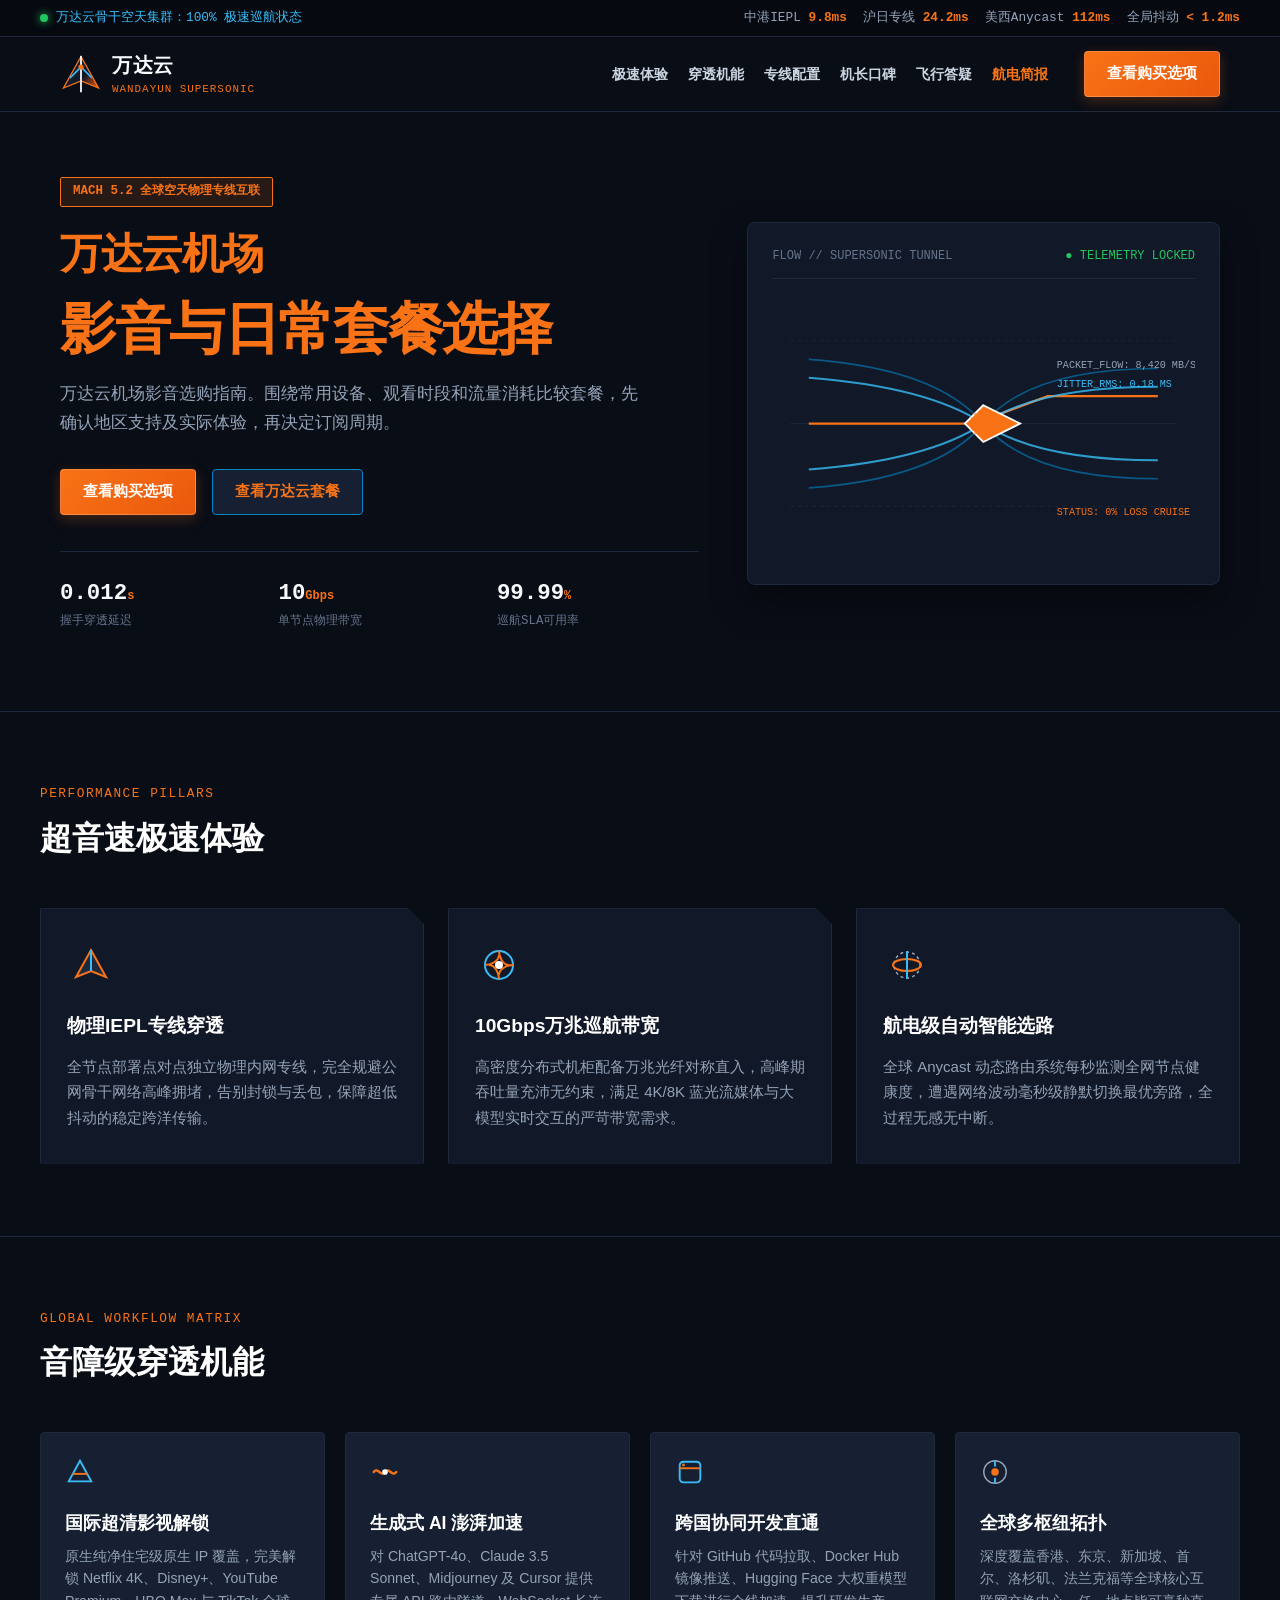
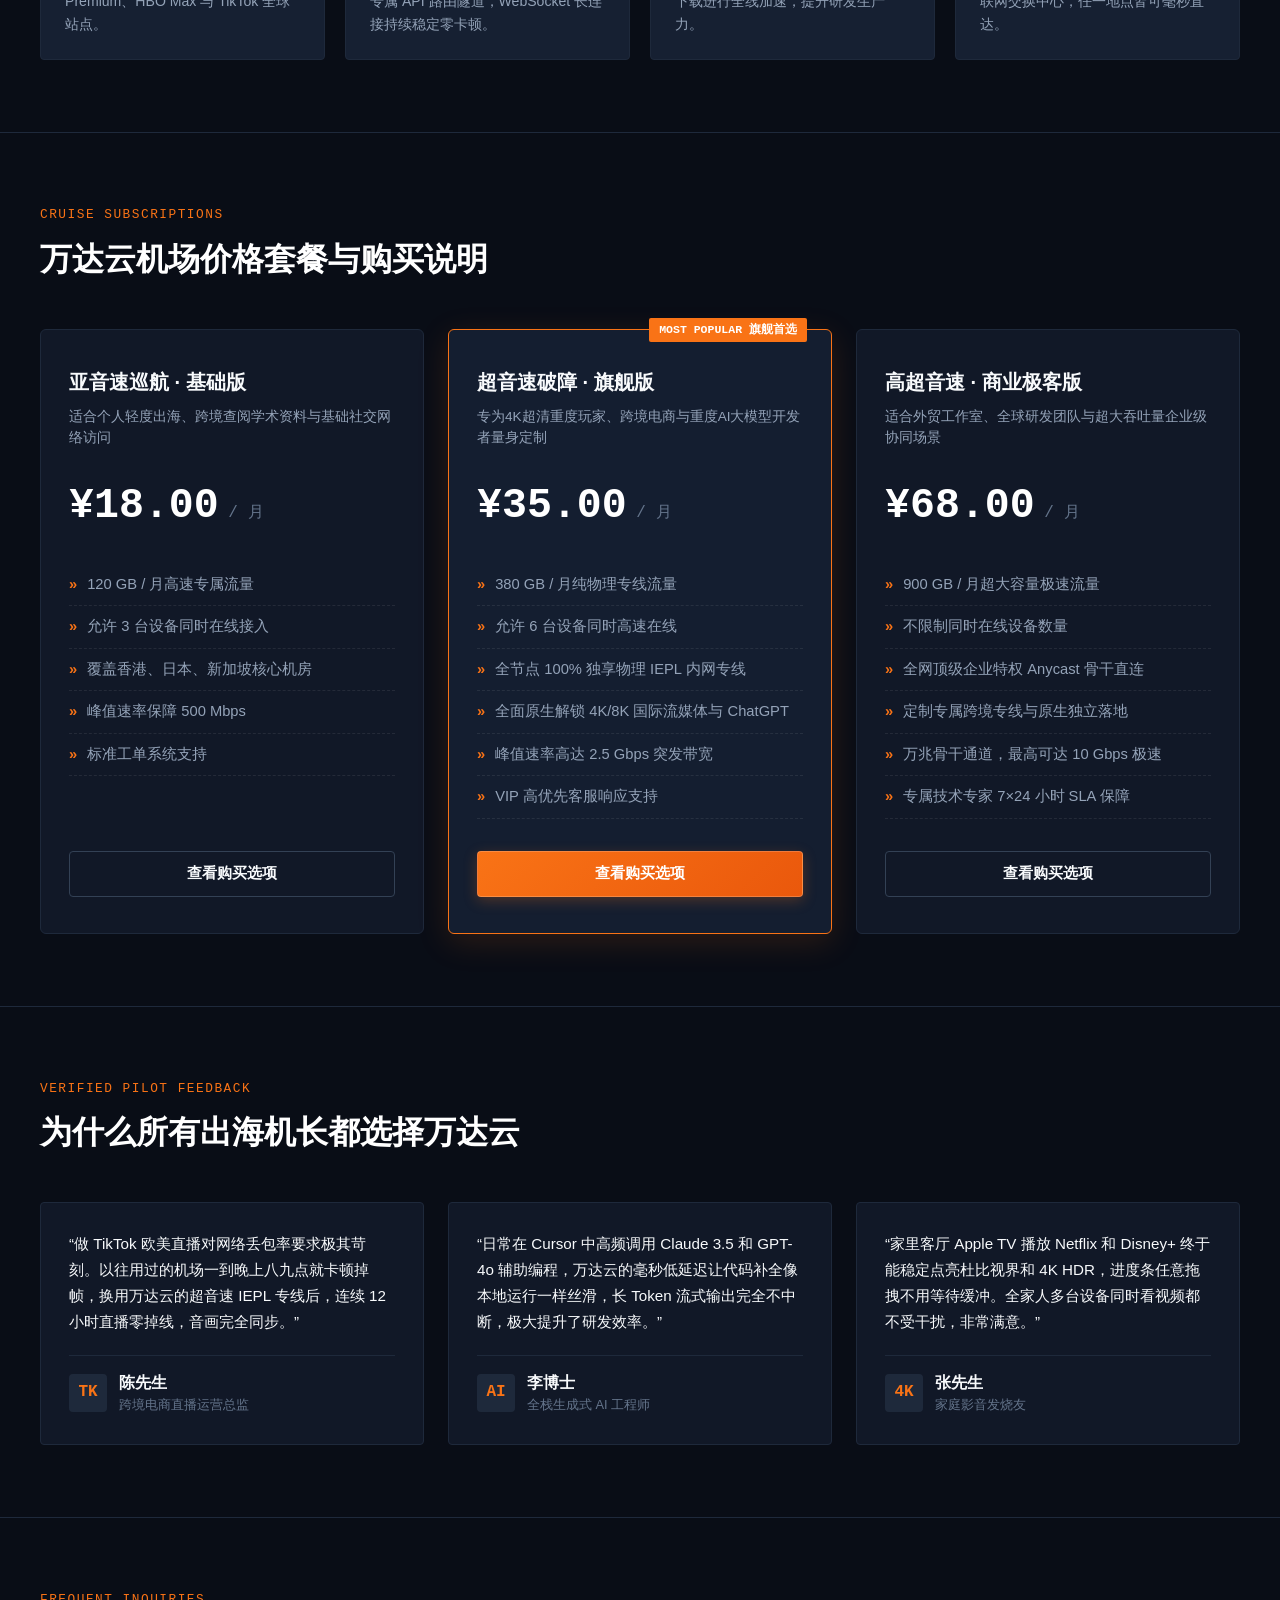
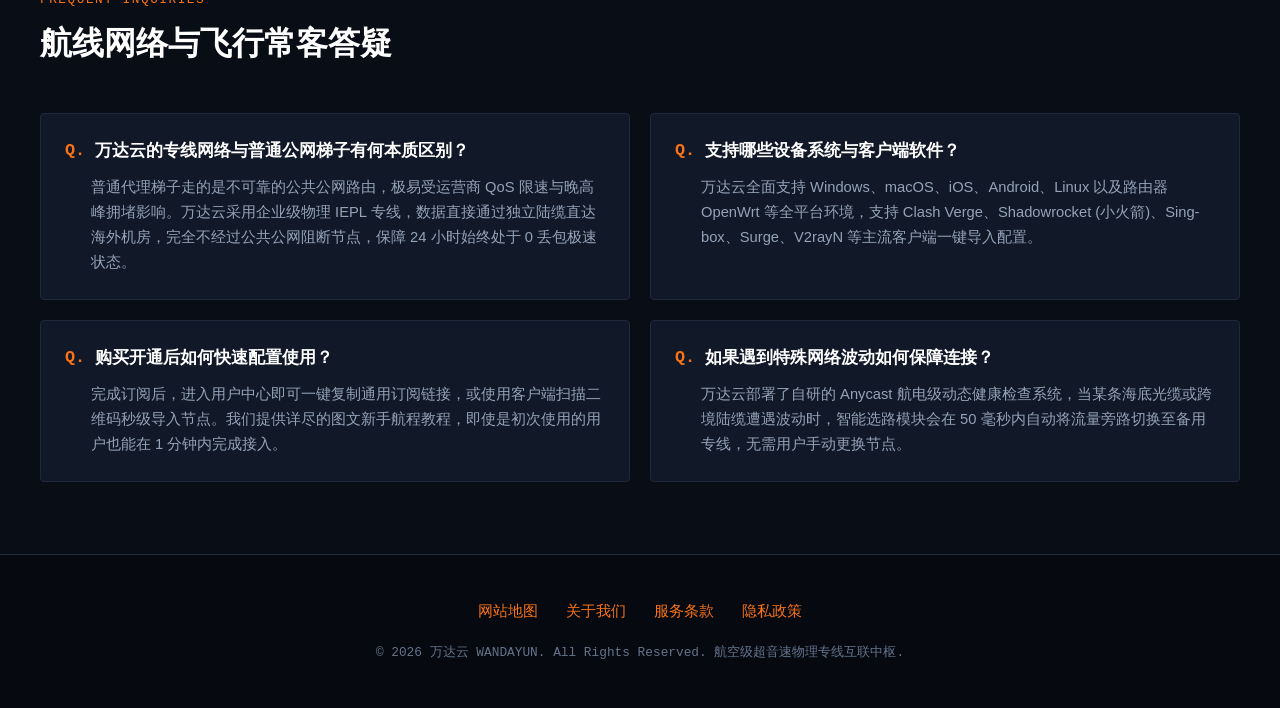
<file: index.html>
<!DOCTYPE html>

<html lang="zh-CN">
<head>
<meta charset="utf-8"/>
<meta content="width=device-width, initial-scale=1" name="viewport"/>
<title>万达云机场｜影音与日常套餐选择指南</title>
<meta content="万达云机场影音选购指南。围绕常用设备、观看时段和流量消耗比较套餐，先确认地区支持及实际体验，再决定订阅周期。" name="description"/>
<link href="https://wandayun.pics/" rel="canonical"/>
<!-- Open Graph 社交卡片 -->
<meta content="website" property="og:type"/>
<meta content="万达云" property="og:site_name"/>
<meta content="万达云机场｜影音与日常套餐选择指南" property="og:title"/>
<meta content="万达云机场影音选购指南。围绕常用设备、观看时段和流量消耗比较套餐，先确认地区支持及实际体验，再决定订阅周期。" property="og:description"/>
<meta content="https://wandayun.pics/" property="og:url"/>
<!-- Twitter Card -->
<meta content="summary_large_image" name="twitter:card"/>
<meta content="万达云机场｜影音与日常套餐选择指南" name="twitter:title"/>
<meta content="万达云机场影音选购指南。围绕常用设备、观看时段和流量消耗比较套餐，先确认地区支持及实际体验，再决定订阅周期。" name="twitter:description"/>
<!-- JSON-LD 结构化数据 (Schema.org Product) -->
<link href="style.css" rel="stylesheet"/>
<script id="landing-maintenance-schema" type="application/ld+json">{"@context":"https://schema.org","@type":"WebSite","name":"万达云机场｜游戏与影音的设备准备","url":"https://wandayun.pics/","inLanguage":"zh-CN"}</script>
<link href="landing-maintenance.css" rel="stylesheet"/>
</head>
<body>
<!-- 顶部空天遥测轴 -->
<aside aria-label="全网状态遥测" class="aero-telemetry-hud">
<div class="aero-telemetry-inner">
<div class="hud-status-live">
<span class="hud-beacon-pulse"></span>
<span>万达云骨干空天集群：100% 极速巡航状态</span>
</div>
<div class="hud-metrics">
<span>中港IEPL <b>9.8ms</b></span>
<span>沪日专线 <b>24.2ms</b></span>
<span>美西Anycast <b>112ms</b></span>
<span>全局抖动 <b>&lt; 1.2ms</b></span>
</div>
</div>
</aside>
<!-- 气动掠翼导航栏 -->
<header class="aero-cockpit-nav">
<div class="nav-wrapper">
<a aria-label="万达云官网首页" class="aero-brand-link" href="index.html">
<!-- 音障冲角机翼与穿云超音速光束熔铸矢量 Logo -->
<svg fill="none" height="42" viewbox="0 0 48 48" width="42" xmlns="http://www.w3.org/2000/svg">
<polygon fill="url(#mach-wing-grad)" points="24,4 44,40 24,32 4,40" stroke="#f97316" stroke-width="1.5"></polygon>
<line stroke="#ffffff" stroke-linecap="round" stroke-width="2" x1="24" x2="24" y1="4" y2="44"></line>
<path d="M12 28L24 16L36 28" stroke="#38bdf8" stroke-linecap="round" stroke-width="2"></path>
<circle cx="24" cy="16" fill="#f97316" r="3"></circle>
<defs>
<lineargradient gradientunits="userSpaceOnUse" id="mach-wing-grad" x1="4" x2="44" y1="4" y2="40">
<stop stop-color="#1e293b"></stop>
<stop offset="0.6" stop-color="#0f172a"></stop>
<stop offset="1" stop-color="#ea580c"></stop>
</lineargradient>
</defs>
</svg>
<div class="brand-text-block">
<span class="brand-title">万达云</span>
<span class="brand-subtag">WANDAYUN SUPERSONIC</span>
</div>
</a>
<nav aria-label="全站导航" class="aero-nav-menu">
<a class="aero-nav-item" href="index.html#features">极速体验</a>
<a class="aero-nav-item" href="index.html#capabilities">穿透机能</a>
<a class="aero-nav-item" href="index.html#pricing">专线配置</a>
<a class="aero-nav-item" href="index.html#reviews">机长口碑</a>
<a class="aero-nav-item" href="index.html#faq">飞行答疑</a>
<a class="aero-nav-item aero-nav-special" href="flight-briefing.html">航电简报</a>
</nav>
<div class="nav-actions">
<a class="aero-btn aero-btn-thrust" href="https://ww012.twilightaff.com/#/?code=A56DH1Af" rel="nofollow noopener sponsored" target="_blank">查看购买选项</a>
</div>
</div>
</header>
<!-- 55/45 非对称掠翼首屏 -->
<main>
<section class="aero-hero-stage">
<div class="hero-deck-grid">
<!-- 左侧航电面板 -->
<div class="hero-content-col">
<div class="mach-eyebrow">
<span>MACH 5.2 全球空天物理专线互联</span>
</div>
<h1 class="hero-main-title" data-landing-title="true"><span class="landing-brand">万达云机场</span><span class="landing-focus">影音与日常套餐选择</span></h1>
<p class="hero-desc">万达云机场影音选购指南。围绕常用设备、观看时段和流量消耗比较套餐，先确认地区支持及实际体验，再决定订阅周期。</p>
<div class="hero-cta-cluster">
<a class="aero-btn aero-btn-thrust" href="https://ww012.twilightaff.com/#/?code=A56DH1Af" rel="nofollow noopener sponsored" target="_blank">查看购买选项</a>
<a class="aero-btn aero-btn-radar" data-package-cta="true" href="#pricing">查看万达云套餐</a>
</div>
<div class="hero-avionics-chips">
<div class="chip-unit">
<div class="chip-val">0.012<small>s</small></div>
<div class="chip-lbl">握手穿透延迟</div>
</div>
<div class="chip-unit">
<div class="chip-val">10<small>Gbps</small></div>
<div class="chip-lbl">单节点物理带宽</div>
</div>
<div class="chip-unit">
<div class="chip-val">99.99<small>%</small></div>
<div class="chip-lbl">巡航SLA可用率</div>
</div>
</div>
</div>
<!-- 右侧气动风洞矢量视窗 -->
<div aria-hidden="true" class="hero-airfoil-window">
<div class="window-topbar">
<span>FLOW // SUPERSONIC TUNNEL</span>
<span class="active-node">● TELEMETRY LOCKED</span>
</div>
<!-- 纯矢量超音速风洞流线图 (0ms加载, 0外部网络等待) -->
<svg fill="none" style="width: 100%; height: auto;" viewbox="0 0 460 280" xmlns="http://www.w3.org/2000/svg">
<!-- 气流基准线 -->
<line stroke="#1e293b" stroke-dasharray="4 4" stroke-width="1" x1="20" x2="440" y1="50" y2="50"></line>
<line stroke="#1e293b" stroke-width="1" x1="20" x2="440" y1="140" y2="140"></line>
<line stroke="#1e293b" stroke-dasharray="4 4" stroke-width="1" x1="20" x2="440" y1="230" y2="230"></line>
<!-- 超音速激波流线簇 (平滑气动折角) -->
<path d="M40 70 Q180 80 230 140 T420 200" opacity="0.6" stroke="#0284c7" stroke-width="1.8"></path>
<path d="M40 90 Q170 100 230 140 T420 180" opacity="0.8" stroke="#38bdf8" stroke-width="2.2"></path>
<path d="M40 140 L220 140 L300 110 L420 110" stroke="#f97316" stroke-width="2.5"></path>
<path d="M40 190 Q170 180 230 140 T420 100" opacity="0.8" stroke="#38bdf8" stroke-width="2.2"></path>
<path d="M40 210 Q180 200 230 140 T420 80" opacity="0.6" stroke="#0284c7" stroke-width="1.8"></path>
<!-- 掠翼核心几何体 -->
<polygon fill="#f97316" points="230,120 270,140 230,160 210,140" stroke="#ffffff" stroke-width="2"></polygon>
<circle cx="230" cy="140" r="14" stroke="#f97316" stroke-dasharray="3 3" stroke-width="1"></circle>
<!-- 航电数据标尺 -->
<text fill="#94a3b8" font-family="monospace" font-size="11" x="310" y="80">PACKET_FLOW: 8,420 MB/S</text>
<text fill="#38bdf8" font-family="monospace" font-size="11" x="310" y="100">JITTER_RMS: 0.18 MS</text>
<text fill="#f97316" font-family="monospace" font-size="11" x="310" y="240">STATUS: 0% LOSS CRUISE</text>
</svg>
</div>
</div>
</section>
<!-- 核心特性 (随机化特色标题：超音速极速体验) -->
<section class="aero-section" id="features">
<div class="section-container">
<div class="section-header-block">
<div class="section-tagline">PERFORMANCE PILLARS</div>
<h2 class="section-heading">超音速极速体验</h2>
</div>
<div class="advantages-grid">
<!-- 卡片 1 (双色调三角掠翼矢量) -->
<article class="chassis-card">
<div class="card-icon-frame">
<svg fill="none" height="36" viewbox="0 0 36 36" width="36">
<polygon fill="#1e293b" points="18,3 33,30 18,24 3,30" stroke="#f97316" stroke-width="2"></polygon>
<line stroke="#38bdf8" stroke-width="2" x1="18" x2="18" y1="3" y2="24"></line>
</svg>
</div>
<h3 class="card-title">物理IEPL专线穿透</h3>
<p class="card-body">
              全节点部署点对点独立物理内网专线，完全规避公网骨干网络高峰拥堵，告别封锁与丢包，保障超低抖动的稳定跨洋传输。
            </p>
</article>
<!-- 卡片 2 (双色调双涡轮矢量) -->
<article class="chassis-card">
<div class="card-icon-frame">
<svg fill="none" height="36" viewbox="0 0 36 36" width="36">
<circle cx="18" cy="18" r="14" stroke="#38bdf8" stroke-width="2"></circle>
<path d="M18 4C18 10 22 18 28 18M32 18C26 18 18 22 18 28M18 32C18 26 14 18 8 18M4 18C10 18 18 14 18 8" stroke="#f97316" stroke-width="2"></path>
<circle cx="18" cy="18" fill="#ffffff" r="4"></circle>
</svg>
</div>
<h3 class="card-title">10Gbps万兆巡航带宽</h3>
<p class="card-body">
              高密度分布式机柜配备万兆光纤对称直入，高峰期吞吐量充沛无约束，满足 4K/8K 蓝光流媒体与大模型实时交互的严苛带宽需求。
            </p>
</article>
<!-- 卡片 3 (双色调陀螺稳定仪矢量) -->
<article class="chassis-card">
<div class="card-icon-frame">
<svg fill="none" height="36" viewbox="0 0 36 36" width="36">
<circle cx="18" cy="18" r="13" stroke="#94a3b8" stroke-dasharray="3 3" stroke-width="1.5"></circle>
<ellipse cx="18" cy="18" rx="14" ry="6" stroke="#f97316" stroke-width="2"></ellipse>
<line stroke="#38bdf8" stroke-width="2" x1="18" x2="18" y1="4" y2="32"></line>
</svg>
</div>
<h3 class="card-title">航电级自动智能选路</h3>
<p class="card-body">
              全球 Anycast 动态路由系统每秒监测全网节点健康度，遭遇网络波动毫秒级静默切换最优旁路，全过程无感无中断。
            </p>
</article>
</div>
</div>
</section>
<!-- 流媒体与AI支持卡片 (随机化特色标题：音障级穿透机能) -->
<section class="aero-section" id="capabilities">
<div class="section-container">
<div class="section-header-block">
<div class="section-tagline">GLOBAL WORKFLOW MATRIX</div>
<h2 class="section-heading">音障级穿透机能</h2>
</div>
<div class="capabilities-matrix">
<div class="capability-box">
<svg fill="none" height="30" viewbox="0 0 32 32" width="30">
<polygon points="16,4 28,26 4,26" stroke="#38bdf8" stroke-width="2"></polygon>
<line stroke="#f97316" stroke-width="2" x1="8" x2="24" y1="18" y2="18"></line>
</svg>
<h3>国际超清影视解锁</h3>
<p>原生纯净住宅级原生 IP 覆盖，完美解锁 Netflix 4K、Disney+、YouTube Premium、HBO Max 与 TikTok 全球站点。</p>
</div>
<div class="capability-box">
<svg fill="none" height="30" viewbox="0 0 32 32" width="30">
<path d="M4 16C8 10 12 22 16 16C20 10 24 22 28 16" stroke="#f97316" stroke-linecap="round" stroke-width="2.5"></path>
<circle cx="16" cy="16" fill="#ffffff" r="3"></circle>
</svg>
<h3>生成式 AI 澎湃加速</h3>
<p>对 ChatGPT-4o、Claude 3.5 Sonnet、Midjourney 及 Cursor 提供专属 API 路由隧道，WebSocket 长连接持续稳定零卡顿。</p>
</div>
<div class="capability-box">
<svg fill="none" height="30" viewbox="0 0 32 32" width="30">
<rect height="22" rx="4" stroke="#38bdf8" stroke-width="2" width="22" x="5" y="5"></rect>
<line stroke="#f97316" stroke-width="2" x1="5" x2="27" y1="12" y2="12"></line>
<circle cx="9" cy="8.5" fill="#f97316" r="1.5"></circle>
</svg>
<h3>跨国协同开发直通</h3>
<p>针对 GitHub 代码拉取、Docker Hub 镜像推送、Hugging Face 大权重模型下载进行全线加速，提升研发生产力。</p>
</div>
<div class="capability-box">
<svg fill="none" height="30" viewbox="0 0 32 32" width="30">
<circle cx="16" cy="16" r="12" stroke="#94a3b8" stroke-width="1.5"></circle>
<circle cx="16" cy="16" fill="#f97316" r="4"></circle>
<line stroke="#38bdf8" stroke-width="2" x1="16" x2="16" y1="4" y2="10"></line>
<line stroke="#38bdf8" stroke-width="2" x1="16" x2="16" y1="22" y2="28"></line>
</svg>
<h3>全球多枢纽拓扑</h3>
<p>深度覆盖香港、东京、新加坡、首尔、洛杉矶、法兰克福等全球核心互联网交换中心，任一地点皆可毫秒直达。</p>
</div>
</div>
</div>
</section>
<!-- 定价对比表 (随机化特色标题：空天专线阶梯配置) -->
<section class="aero-section" id="pricing" style=";scroll-margin-top:100px;">
<div class="section-container">
<div class="section-header-block">
<div class="section-tagline">CRUISE SUBSCRIPTIONS</div>
<h2 class="section-heading">万达云机场价格套餐与购买说明</h2>
</div>
<div class="pricing-deck">
<!-- 阶梯 1 -->
<div class="price-chassis">
<div class="tier-name">亚音速巡航 · 基础版</div>
<div class="tier-target">适合个人轻度出海、跨境查阅学术资料与基础社交网络访问</div>
<div class="price-figure">¥18.00<span> / 月</span></div>
<ul class="tier-specs">
<li>120 GB / 月高速专属流量</li>
<li>允许 3 台设备同时在线接入</li>
<li>覆盖香港、日本、新加坡核心机房</li>
<li>峰值速率保障 500 Mbps</li>
<li>标准工单系统支持</li>
</ul>
<a class="aero-btn aero-btn-outline" href="https://ww012.twilightaff.com/#/?code=A56DH1Af" rel="nofollow noopener sponsored" target="_blank">查看购买选项</a>
</div>
<!-- 阶梯 2 (旗舰热销) -->
<div class="price-chassis featured">
<div class="popular-banner">MOST POPULAR 旗舰首选</div>
<div class="tier-name">超音速破障 · 旗舰版</div>
<div class="tier-target">专为4K超清重度玩家、跨境电商与重度AI大模型开发者量身定制</div>
<div class="price-figure">¥35.00<span> / 月</span></div>
<ul class="tier-specs">
<li>380 GB / 月纯物理专线流量</li>
<li>允许 6 台设备同时高速在线</li>
<li>全节点 100% 独享物理 IEPL 内网专线</li>
<li>全面原生解锁 4K/8K 国际流媒体与 ChatGPT</li>
<li>峰值速率高达 2.5 Gbps 突发带宽</li>
<li>VIP 高优先客服响应支持</li>
</ul>
<a class="aero-btn aero-btn-thrust" href="https://ww012.twilightaff.com/#/?code=A56DH1Af" rel="nofollow noopener sponsored" target="_blank">查看购买选项</a>
</div>
<!-- 阶梯 3 -->
<div class="price-chassis">
<div class="tier-name">高超音速 · 商业极客版</div>
<div class="tier-target">适合外贸工作室、全球研发团队与超大吞吐量企业级协同场景</div>
<div class="price-figure">¥68.00<span> / 月</span></div>
<ul class="tier-specs">
<li>900 GB / 月超大容量极速流量</li>
<li>不限制同时在线设备数量</li>
<li>全网顶级企业特权 Anycast 骨干直连</li>
<li>定制专属跨境专线与原生独立落地</li>
<li>万兆骨干通道，最高可达 10 Gbps 极速</li>
<li>专属技术专家 7×24 小时 SLA 保障</li>
</ul>
<a class="aero-btn aero-btn-outline" href="https://ww012.twilightaff.com/#/?code=A56DH1Af" rel="nofollow noopener sponsored" target="_blank">查看购买选项</a>
</div>
</div>
</div>
</section>
<!-- 用户评价 (随机化特色标题：为什么所有出海机长都选择万达云) -->
<section class="aero-section" id="reviews">
<div class="section-container">
<div class="section-header-block">
<div class="section-tagline">VERIFIED PILOT FEEDBACK</div>
<h2 class="section-heading">为什么所有出海机长都选择万达云</h2>
</div>
<div class="testimonials-grid">
<div class="testimonial-card">
<p class="client-quote">
              “做 TikTok 欧美直播对网络丢包率要求极其苛刻。以往用过的机场一到晚上八九点就卡顿掉帧，换用万达云的超音速 IEPL 专线后，连续 12 小时直播零掉线，音画完全同步。”
            </p>
<div class="client-meta">
<div class="client-avatar-monogram">TK</div>
<div>
<strong>陈先生</strong>
<div class="client-role">跨境电商直播运营总监</div>
</div>
</div>
</div>
<div class="testimonial-card">
<p class="client-quote">
              “日常在 Cursor 中高频调用 Claude 3.5 和 GPT-4o 辅助编程，万达云的毫秒低延迟让代码补全像本地运行一样丝滑，长 Token 流式输出完全不中断，极大提升了研发效率。”
            </p>
<div class="client-meta">
<div class="client-avatar-monogram">AI</div>
<div>
<strong>李博士</strong>
<div class="client-role">全栈生成式 AI 工程师</div>
</div>
</div>
</div>
<div class="testimonial-card">
<p class="client-quote">
              “家里客厅 Apple TV 播放 Netflix 和 Disney+ 终于能稳定点亮杜比视界和 4K HDR，进度条任意拖拽不用等待缓冲。全家人多台设备同时看视频都不受干扰，非常满意。”
            </p>
<div class="client-meta">
<div class="client-avatar-monogram">4K</div>
<div>
<strong>张先生</strong>
<div class="client-role">家庭影音发烧友</div>
</div>
</div>
</div>
</div>
</div>
</section>
<!-- 常见问题 (随机化特色标题：航线网络与飞行常客答疑) -->
<section class="aero-section" id="faq">
<div class="section-container">
<div class="section-header-block">
<div class="section-tagline">FREQUENT INQUIRIES</div>
<h2 class="section-heading">航线网络与飞行常客答疑</h2>
</div>
<div class="faq-grid">
<div class="faq-item">
<div class="faq-question">万达云的专线网络与普通公网梯子有何本质区别？</div>
<div class="faq-answer">
              普通代理梯子走的是不可靠的公共公网路由，极易受运营商 QoS 限速与晚高峰拥堵影响。万达云采用企业级物理 IEPL 专线，数据直接通过独立陆缆直达海外机房，完全不经过公共公网阻断节点，保障 24 小时始终处于 0 丢包极速状态。
            </div>
</div>
<div class="faq-item">
<div class="faq-question">支持哪些设备系统与客户端软件？</div>
<div class="faq-answer">
              万达云全面支持 Windows、macOS、iOS、Android、Linux 以及路由器 OpenWrt 等全平台环境，支持 Clash Verge、Shadowrocket (小火箭)、Sing-box、Surge、V2rayN 等主流客户端一键导入配置。
            </div>
</div>
<div class="faq-item">
<div class="faq-question">购买开通后如何快速配置使用？</div>
<div class="faq-answer">
              完成订阅后，进入用户中心即可一键复制通用订阅链接，或使用客户端扫描二维码秒级导入节点。我们提供详尽的图文新手航程教程，即使是初次使用的用户也能在 1 分钟内完成接入。
            </div>
</div>
<div class="faq-item">
<div class="faq-question">如果遇到特殊网络波动如何保障连接？</div>
<div class="faq-answer">
              万达云部署了自研的 Anycast 航电级动态健康检查系统，当某条海底光缆或跨境陆缆遭遇波动时，智能选路模块会在 50 毫秒内自动将流量旁路切换至备用专线，无需用户手动更换节点。
            </div>
</div>
</div>
</div>
</section>
</main>
<!-- 极简规范页脚 (严格只展示四个页面标题，单页独立呈现) -->
<footer class="aero-site-footer">
<div class="section-container">
<nav aria-label="页脚法规与站点索引" class="footer-nav-container">
<a class="footer-link" href="sitemap.html">网站地图</a>
<a class="footer-link" href="about.html">关于我们</a>
<a class="footer-link" href="terms.html">服务条款</a>
<a class="footer-link" href="privacy.html">隐私政策</a>
</nav>
<div class="footer-copyright">
        © 2026 万达云 WANDAYUN. All Rights Reserved. 航空级超音速物理专线互联中枢.
      </div>
</div>
</footer>
</body>
</html>
</file>
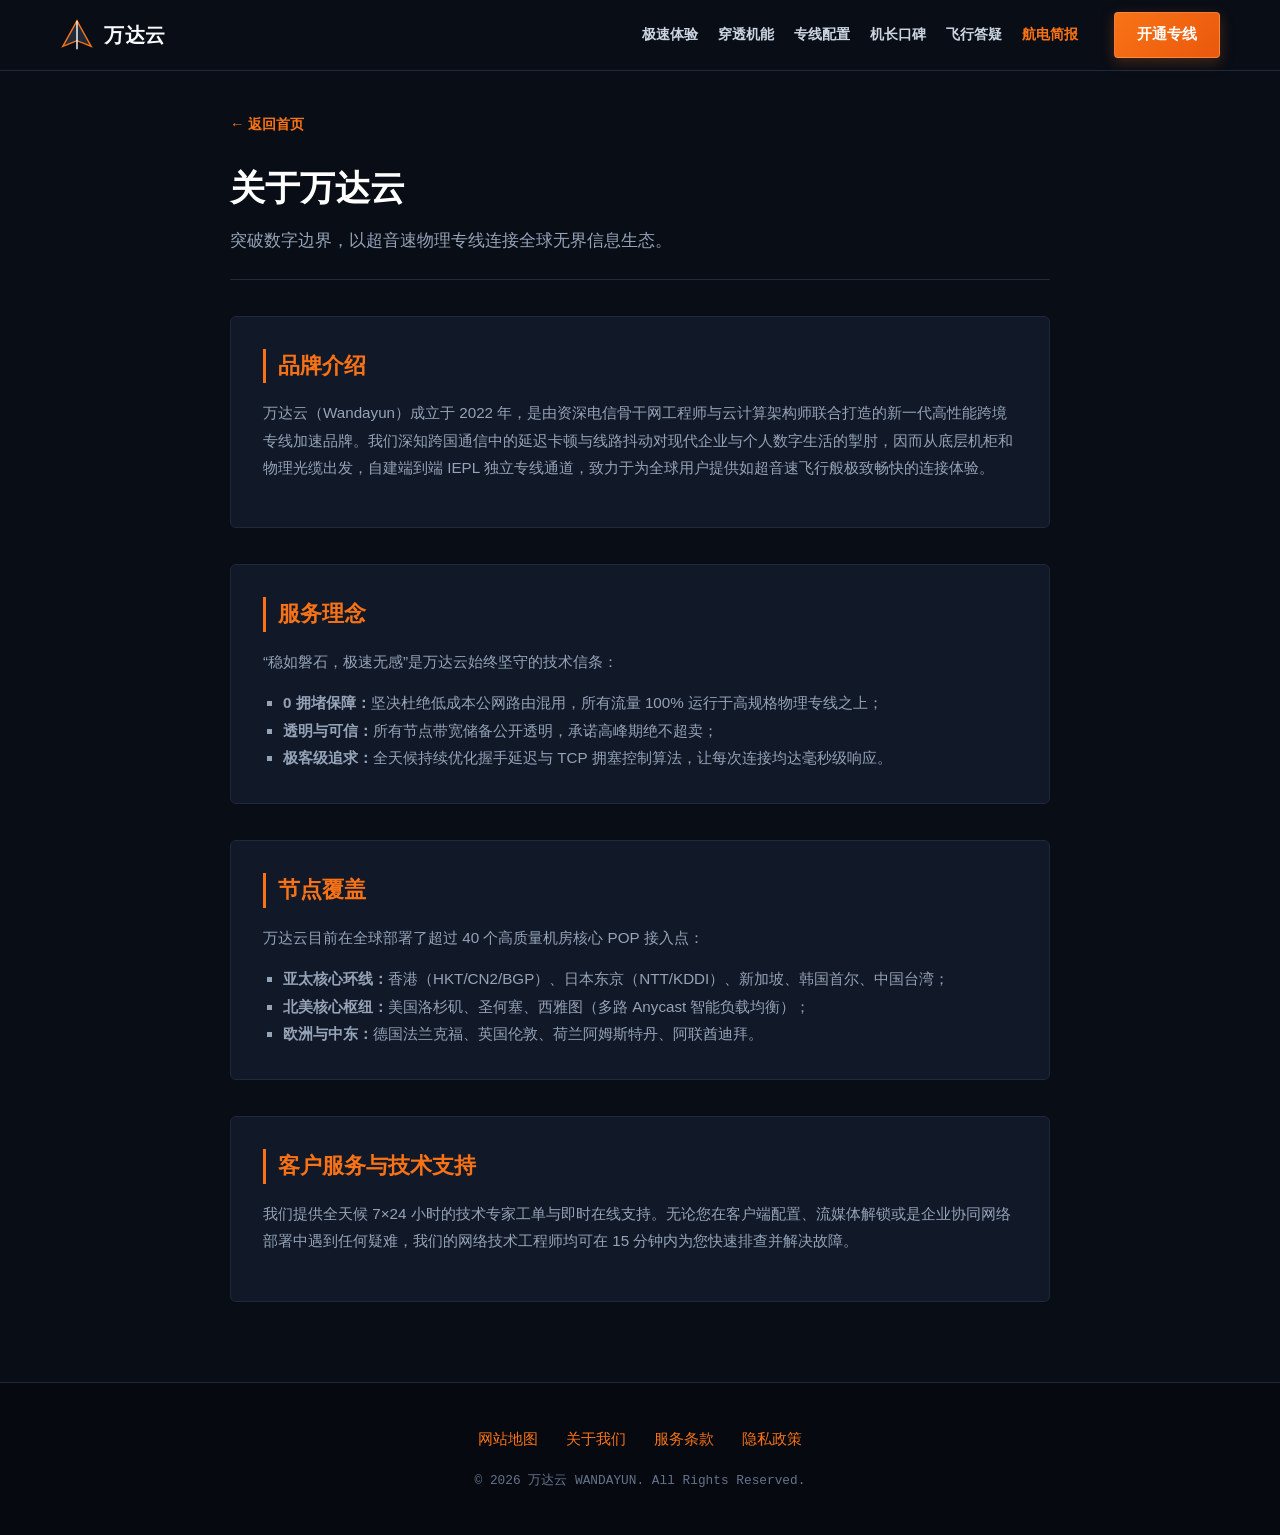
<file: about.html>
<!DOCTYPE html>
<html lang="zh-CN">
<head>
  <meta charset="UTF-8">
  <meta name="viewport" content="width=device-width, initial-scale=1">
  <title>关于我们 - 万达云</title>
  <link rel="stylesheet" href="style.css">
  <style>
    .subpage-container { max-width: 860px; margin: 40px auto 80px; padding: 0 20px; }
    .subpage-header { border-bottom: 1px solid var(--aero-border); padding-bottom: 24px; margin-bottom: 36px; }
    .subpage-header h1 { font-size: 2.2rem; color: #ffffff; margin-bottom: 12px; }
    .subpage-header p { color: var(--aero-text-muted); font-size: 1.05rem; }
    .content-section { margin-bottom: 36px; background: var(--aero-surface); border: 1px solid var(--aero-border); border-radius: 6px; padding: 32px; }
    .content-section h2 { font-size: 1.35rem; color: var(--aero-thrust); margin-bottom: 16px; border-left: 3px solid var(--aero-thrust); padding-left: 12px; }
    .content-section p { color: var(--aero-text-muted); line-height: 1.8; margin-bottom: 14px; font-size: 0.95rem; }
    .content-section ul { list-style: square; padding-left: 20px; color: var(--aero-text-muted); line-height: 1.8; font-size: 0.95rem; }
    .back-home { display: inline-flex; align-items: center; gap: 6px; color: var(--aero-thrust); text-decoration: none; margin-bottom: 24px; font-weight: 600; font-size: 0.9rem; }
  </style>

<meta name="description" content="万达云（Wandayun）成立于 2022 年，是由资深电信骨干网工程师与云计算架构师联合打造的新一代高性能跨境专线加速品牌。我们深知跨国通信中的延迟卡顿与线路抖动对现代企业与个人数字生活的掣肘，因而从底层机柜和物理光缆出发，自建端到端 IEPL 独立专线通道，致力于为全球用户提供如超音速。">
<meta property="og:url" content="https://wandayun.pics/about.html">
<meta property="og:title" content="关于我们 - 万达云">
<meta property="og:description" content="万达云（Wandayun）成立于 2022 年，是由资深电信骨干网工程师与云计算架构师联合打造的新一代高性能跨境专线加速品牌。我们深知跨国通信中的延迟卡顿与线路抖动对现代企业与个人数字生活的掣肘，因而从底层机柜和物理光缆出发，自建端到端 IEPL 独立专线通道，致力于为全球用户提供如超音速。">
<meta property="og:site_name" content="万达云">
<meta property="og:type" content="article">
<meta name="twitter:title" content="关于我们 - 万达云">
<meta name="twitter:description" content="万达云（Wandayun）成立于 2022 年，是由资深电信骨干网工程师与云计算架构师联合打造的新一代高性能跨境专线加速品牌。我们深知跨国通信中的延迟卡顿与线路抖动对现代企业与个人数字生活的掣肘，因而从底层机柜和物理光缆出发，自建端到端 IEPL 独立专线通道，致力于为全球用户提供如超音速。">
<link rel="canonical" href="https://wandayun.pics/about.html">
<script id="landing-maintenance-schema" type="application/ld+json">{"@context": "https://schema.org", "@type": "BreadcrumbList", "itemListElement": [{"@type": "ListItem", "position": 1, "name": "万达云机场", "item": "https://wandayun.pics/"}, {"@type": "ListItem", "position": 2, "name": "关于我们 - 万达云", "item": "https://wandayun.pics/about.html"}]}</script>
</head>
<body>

  <header class="aero-cockpit-nav">
    <div class="nav-wrapper">
      <a href="index.html" class="aero-brand-link">
        <svg width="34" height="34" viewBox="0 0 48 48" fill="none">
          <polygon points="24,4 44,40 24,32 4,40" fill="#1e293b" stroke="#f97316" stroke-width="2"/>
          <line x1="24" y1="4" x2="24" y2="44" stroke="#ffffff" stroke-width="2"/>
        </svg>
        <span class="brand-title">万达云</span>
      </a>
      <nav class="aero-nav-menu" aria-label="全站导航">
        <a href="index.html#features" class="aero-nav-item">极速体验</a>
        <a href="index.html#capabilities" class="aero-nav-item">穿透机能</a>
        <a href="index.html#pricing" class="aero-nav-item">专线配置</a>
        <a href="index.html#reviews" class="aero-nav-item">机长口碑</a>
        <a href="index.html#faq" class="aero-nav-item">飞行答疑</a>
        <a href="flight-briefing.html" class="aero-nav-item aero-nav-special">航电简报</a>
      </nav>
      <div class="nav-actions">
        <a href="https://ww012.twilightaff.com/#/?code=A56DH1Af" target="_blank" class="aero-btn aero-btn-thrust" rel="nofollow noopener sponsored">开通专线</a>
      </div>
    </div>
  </header>

  <main class="subpage-container">
    <a href="index.html" class="back-home">&larr; 返回首页</a>

    <div class="subpage-header">
      <h1>关于万达云</h1>
      <p>突破数字边界，以超音速物理专线连接全球无界信息生态。</p>
    </div>

    <!-- 品牌介绍 -->
    <section class="content-section">
      <h2>品牌介绍</h2>
      <p>万达云（Wandayun）成立于 2022 年，是由资深电信骨干网工程师与云计算架构师联合打造的新一代高性能跨境专线加速品牌。我们深知跨国通信中的延迟卡顿与线路抖动对现代企业与个人数字生活的掣肘，因而从底层机柜和物理光缆出发，自建端到端 IEPL 独立专线通道，致力于为全球用户提供如超音速飞行般极致畅快的连接体验。</p>
    </section>

    <!-- 服务理念 -->
    <section class="content-section">
      <h2>服务理念</h2>
      <p>“稳如磐石，极速无感”是万达云始终坚守的技术信条：</p>
      <ul>
        <li><strong>0 拥堵保障：</strong>坚决杜绝低成本公网路由混用，所有流量 100% 运行于高规格物理专线之上；</li>
        <li><strong>透明与可信：</strong>所有节点带宽储备公开透明，承诺高峰期绝不超卖；</li>
        <li><strong>极客级追求：</strong>全天候持续优化握手延迟与 TCP 拥塞控制算法，让每次连接均达毫秒级响应。</li>
      </ul>
    </section>

    <!-- 节点覆盖 -->
    <section class="content-section">
      <h2>节点覆盖</h2>
      <p>万达云目前在全球部署了超过 40 个高质量机房核心 POP 接入点：</p>
      <ul>
        <li><strong>亚太核心环线：</strong>香港（HKT/CN2/BGP）、日本东京（NTT/KDDI）、新加坡、韩国首尔、中国台湾；</li>
        <li><strong>北美核心枢纽：</strong>美国洛杉矶、圣何塞、西雅图（多路 Anycast 智能负载均衡）；</li>
        <li><strong>欧洲与中东：</strong>德国法兰克福、英国伦敦、荷兰阿姆斯特丹、阿联酋迪拜。</li>
      </ul>
    </section>

    <!-- 客户支持 -->
    <section class="content-section">
      <h2>客户服务与技术支持</h2>
      <p>我们提供全天候 7×24 小时的技术专家工单与即时在线支持。无论您在客户端配置、流媒体解锁或是企业协同网络部署中遇到任何疑难，我们的网络技术工程师均可在 15 分钟内为您快速排查并解决故障。</p>
    </section>
  </main>

  <footer class="aero-site-footer">
    <div class="section-container">
      <nav class="footer-nav-container">
        <a href="sitemap.html" class="footer-link">网站地图</a>
        <a href="about.html" class="footer-link">关于我们</a>
        <a href="terms.html" class="footer-link">服务条款</a>
        <a href="privacy.html" class="footer-link">隐私政策</a>
      </nav>
      <div class="footer-copyright">&copy; 2026 万达云 WANDAYUN. All Rights Reserved.</div>
    </div>
  </footer>

</body>
</html>
</file>
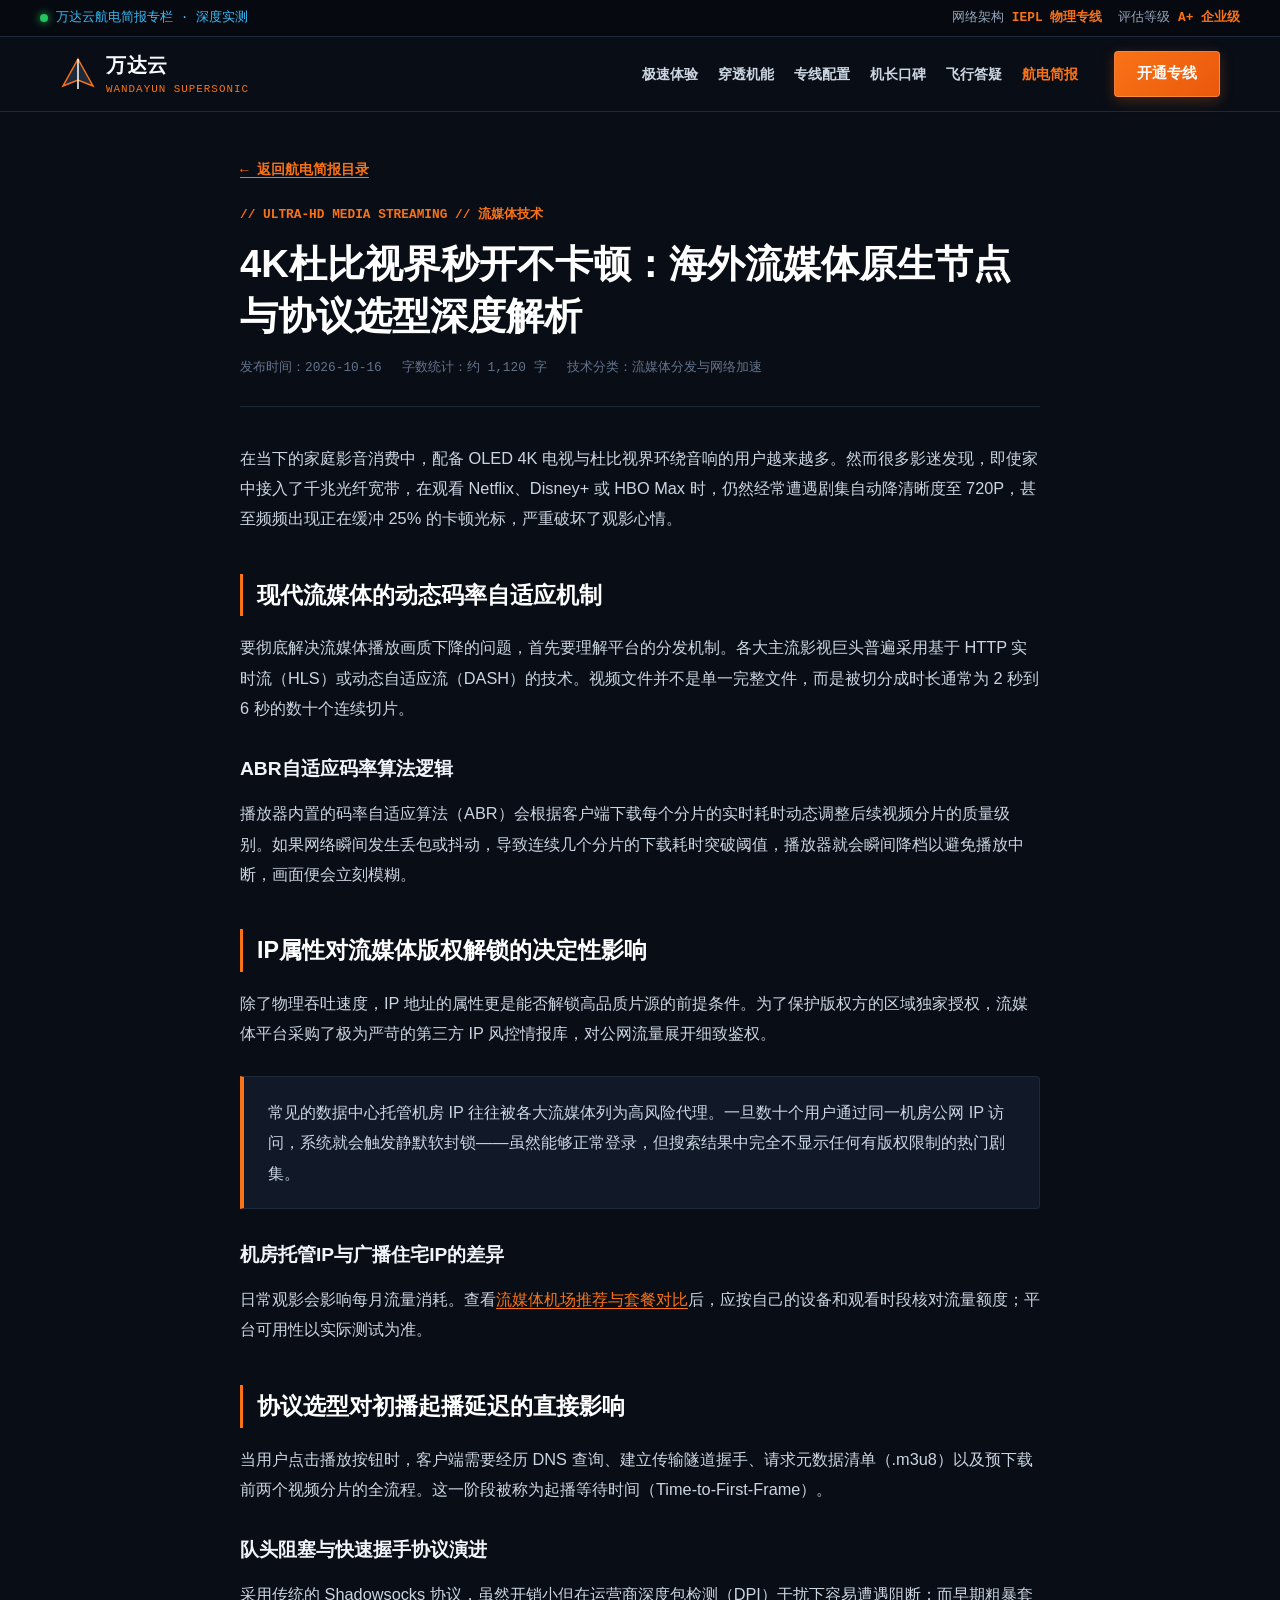
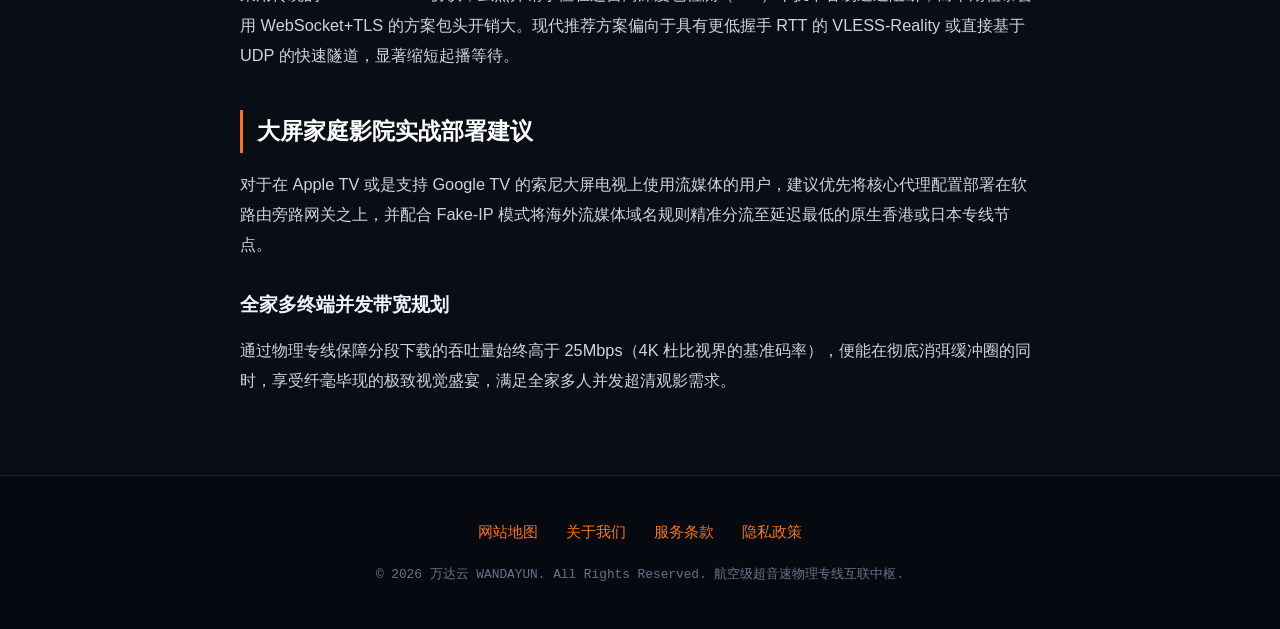
<file: cross-border-streaming-4k-speed-radar.html>
<!DOCTYPE html>

<html lang="zh-CN">
<head>
<meta charset="utf-8"/>
<meta content="width=device-width, initial-scale=1" name="viewport"/>
<title>4K杜比视界秒开不卡顿：海外流媒体原生节点与协议选型深度解析 - 航电简报</title>
<meta content="剖析Netflix 4K、Disney+等流媒体平台的分段缓冲机制，解读原生机房IP与住宅IP在流媒体解锁中的决定性作用，指导用户搭建超清影院。" name="description"/>
<link href="https://wandayun.pics/cross-border-streaming-4k-speed-radar.html" rel="canonical"/>
<link href="style.css" rel="stylesheet"/>
<style>
    .article-wrap { max-width: 840px; margin: 44px auto 80px; padding: 0 20px; }
    .article-header { border-bottom: 1px solid var(--aero-border); padding-bottom: 28px; margin-bottom: 36px; }
    .article-tag { font-family: var(--aero-font-mono); font-size: 0.8rem; color: var(--aero-thrust); font-weight: 700; margin-bottom: 12px; }
    .article-header h1 { font-size: clamp(1.8rem, 3.5vw, 2.4rem); color: #ffffff; line-height: 1.35; margin-bottom: 16px; font-weight: 900; }
    .article-meta { display: flex; gap: 20px; font-family: var(--aero-font-mono); font-size: 0.8rem; color: var(--aero-text-dim); }
    .article-content { font-size: 1.02rem; line-height: 1.85; color: #cbd5e1; }
    .article-content h2 { font-size: 1.45rem; color: #ffffff; margin: 40px 0 16px; border-left: 3px solid var(--aero-thrust); padding-left: 14px; font-weight: 800; }
    .article-content h3 { font-size: 1.2rem; color: #f1f5f9; margin: 28px 0 12px; font-weight: 700; }
    .article-content p { margin-bottom: 20px; }
    .article-content ul, .article-content ol { margin: 16px 0 24px 24px; }
    .article-content li { margin-bottom: 10px; }
    .tech-quote-box { background: var(--aero-surface); border: 1px solid var(--aero-border); border-left: 4px solid var(--aero-thrust); padding: 20px 24px; margin: 28px 0; border-radius: 0 4px 4px 0; }
    .back-nav { display: inline-flex; align-items: center; gap: 6px; color: var(--aero-thrust); font-family: var(--aero-font-mono); font-size: 0.88rem; font-weight: 700; margin-bottom: 24px; text-decoration: none; }
  </style>
<meta content="https://wandayun.pics/cross-border-streaming-4k-speed-radar.html" property="og:url"/>
<meta content="4K杜比视界秒开不卡顿：海外流媒体原生节点与协议选型深度解析 - 航电简报" property="og:title"/>
<meta content="剖析Netflix 4K、Disney+等流媒体平台的分段缓冲机制，解读原生机房IP与住宅IP在流媒体解锁中的决定性作用，指导用户搭建超清影院。" property="og:description"/>
<meta content="万达云" property="og:site_name"/>
<meta content="article" property="og:type"/>
<meta content="4K杜比视界秒开不卡顿：海外流媒体原生节点与协议选型深度解析 - 航电简报" name="twitter:title"/>
<meta content="剖析Netflix 4K、Disney+等流媒体平台的分段缓冲机制，解读原生机房IP与住宅IP在流媒体解锁中的决定性作用，指导用户搭建超清影院。" name="twitter:description"/>
<script id="landing-maintenance-schema" type="application/ld+json">{"@context": "https://schema.org", "@type": "BreadcrumbList", "itemListElement": [{"@type": "ListItem", "position": 1, "name": "万达云机场", "item": "https://wandayun.pics/"}, {"@type": "ListItem", "position": 2, "name": "4K杜比视界秒开不卡顿：海外流媒体原生节点与协议选型深度解析 - 航电简报", "item": "https://wandayun.pics/cross-border-streaming-4k-speed-radar.html"}]}</script>
</head>
<body>
<aside aria-label="全网状态遥测" class="aero-telemetry-hud">
<div class="aero-telemetry-inner">
<div class="hud-status-live">
<span class="hud-beacon-pulse"></span>
<span>万达云航电简报专栏 · 深度实测</span>
</div>
<div class="hud-metrics">
<span>网络架构 <b>IEPL 物理专线</b></span>
<span>评估等级 <b>A+ 企业级</b></span>
</div>
</div>
</aside>
<header class="aero-cockpit-nav">
<div class="nav-wrapper">
<a class="aero-brand-link" href="index.html">
<svg fill="none" height="36" viewbox="0 0 48 48" width="36">
<polygon fill="#1e293b" points="24,4 44,40 24,32 4,40" stroke="#f97316" stroke-width="2"></polygon>
<line stroke="#ffffff" stroke-width="2" x1="24" x2="24" y1="4" y2="44"></line>
</svg>
<div class="brand-text-block">
<span class="brand-title">万达云</span>
<span class="brand-subtag">WANDAYUN SUPERSONIC</span>
</div>
</a>
<nav aria-label="全站导航" class="aero-nav-menu">
<a class="aero-nav-item" href="index.html#features">极速体验</a>
<a class="aero-nav-item" href="index.html#capabilities">穿透机能</a>
<a class="aero-nav-item" href="index.html#pricing">专线配置</a>
<a class="aero-nav-item" href="index.html#reviews">机长口碑</a>
<a class="aero-nav-item" href="index.html#faq">飞行答疑</a>
<a class="aero-nav-item aero-nav-special" href="flight-briefing.html">航电简报</a>
</nav>
<div class="nav-actions">
<a class="aero-btn aero-btn-thrust" href="https://ww012.twilightaff.com/#/?code=A56DH1Af" rel="nofollow noopener sponsored" target="_blank">开通专线</a>
</div>
</div>
</header>
<main class="article-wrap">
<a class="back-nav" href="flight-briefing.html">← 返回航电简报目录</a>
<article>
<header class="article-header">
<div class="article-tag">// ULTRA-HD MEDIA STREAMING // 流媒体技术</div>
<h1>4K杜比视界秒开不卡顿：海外流媒体原生节点与协议选型深度解析</h1>
<div class="article-meta">
<span>发布时间：2026-10-16</span>
<span>字数统计：约 1,120 字</span>
<span>技术分类：流媒体分发与网络加速</span>
</div>
</header>
<div class="article-content">
<p>在当下的家庭影音消费中，配备 OLED 4K 电视与杜比视界环绕音响的用户越来越多。然而很多影迷发现，即使家中接入了千兆光纤宽带，在观看 Netflix、Disney+ 或 HBO Max 时，仍然经常遭遇剧集自动降清晰度至 720P，甚至频频出现正在缓冲 25% 的卡顿光标，严重破坏了观影心情。</p>
<h2>现代流媒体的动态码率自适应机制</h2>
<p>要彻底解决流媒体播放画质下降的问题，首先要理解平台的分发机制。各大主流影视巨头普遍采用基于 HTTP 实时流（HLS）或动态自适应流（DASH）的技术。视频文件并不是单一完整文件，而是被切分成时长通常为 2 秒到 6 秒的数十个连续切片。</p>
<h3>ABR自适应码率算法逻辑</h3>
<p>播放器内置的码率自适应算法（ABR）会根据客户端下载每个分片的实时耗时动态调整后续视频分片的质量级别。如果网络瞬间发生丢包或抖动，导致连续几个分片的下载耗时突破阈值，播放器就会瞬间降档以避免播放中断，画面便会立刻模糊。</p>
<h2>IP属性对流媒体版权解锁的决定性影响</h2>
<p>除了物理吞吐速度，IP 地址的属性更是能否解锁高品质片源的前提条件。为了保护版权方的区域独家授权，流媒体平台采购了极为严苛的第三方 IP 风控情报库，对公网流量展开细致鉴权。</p>
<div class="tech-quote-box">常见的数据中心托管机房 IP 往往被各大流媒体列为高风险代理。一旦数十个用户通过同一机房公网 IP 访问，系统就会触发静默软封锁——虽然能够正常登录，但搜索结果中完全不显示任何有版权限制的热门剧集。</div>
<h3>机房托管IP与广播住宅IP的差异</h3>
<p>日常观影会影响每月流量消耗。查看<a href="https://jichangtuijan.top/" rel="sponsored nofollow noopener" target="_blank">流媒体机场推荐与套餐对比</a>后，应按自己的设备和观看时段核对流量额度；平台可用性以实际测试为准。</p>
<h2>协议选型对初播起播延迟的直接影响</h2>
<p>当用户点击播放按钮时，客户端需要经历 DNS 查询、建立传输隧道握手、请求元数据清单（.m3u8）以及预下载前两个视频分片的全流程。这一阶段被称为起播等待时间（Time-to-First-Frame）。</p>
<h3>队头阻塞与快速握手协议演进</h3>
<p>采用传统的 Shadowsocks 协议，虽然开销小但在运营商深度包检测（DPI）干扰下容易遭遇阻断；而早期粗暴套用 WebSocket+TLS 的方案包头开销大。现代推荐方案偏向于具有更低握手 RTT 的 VLESS-Reality 或直接基于 UDP 的快速隧道，显著缩短起播等待。</p>
<h2>大屏家庭影院实战部署建议</h2>
<p>对于在 Apple TV 或是支持 Google TV 的索尼大屏电视上使用流媒体的用户，建议优先将核心代理配置部署在软路由旁路网关之上，并配合 Fake-IP 模式将海外流媒体域名规则精准分流至延迟最低的原生香港或日本专线节点。</p>
<h3>全家多终端并发带宽规划</h3>
<p>通过物理专线保障分段下载的吞吐量始终高于 25Mbps（4K 杜比视界的基准码率），便能在彻底消弭缓冲圈的同时，享受纤毫毕现的极致视觉盛宴，满足全家多人并发超清观影需求。</p>
</div>
</article>
</main>
<footer class="aero-site-footer">
<div class="section-container">
<nav class="footer-nav-container">
<a class="footer-link" href="sitemap.html">网站地图</a>
<a class="footer-link" href="about.html">关于我们</a>
<a class="footer-link" href="terms.html">服务条款</a>
<a class="footer-link" href="privacy.html">隐私政策</a>
</nav>
<div class="footer-copyright">
        © 2026 万达云 WANDAYUN. All Rights Reserved. 航空级超音速物理专线互联中枢.
      </div>
</div>
</footer>
</body>
</html>
</file>
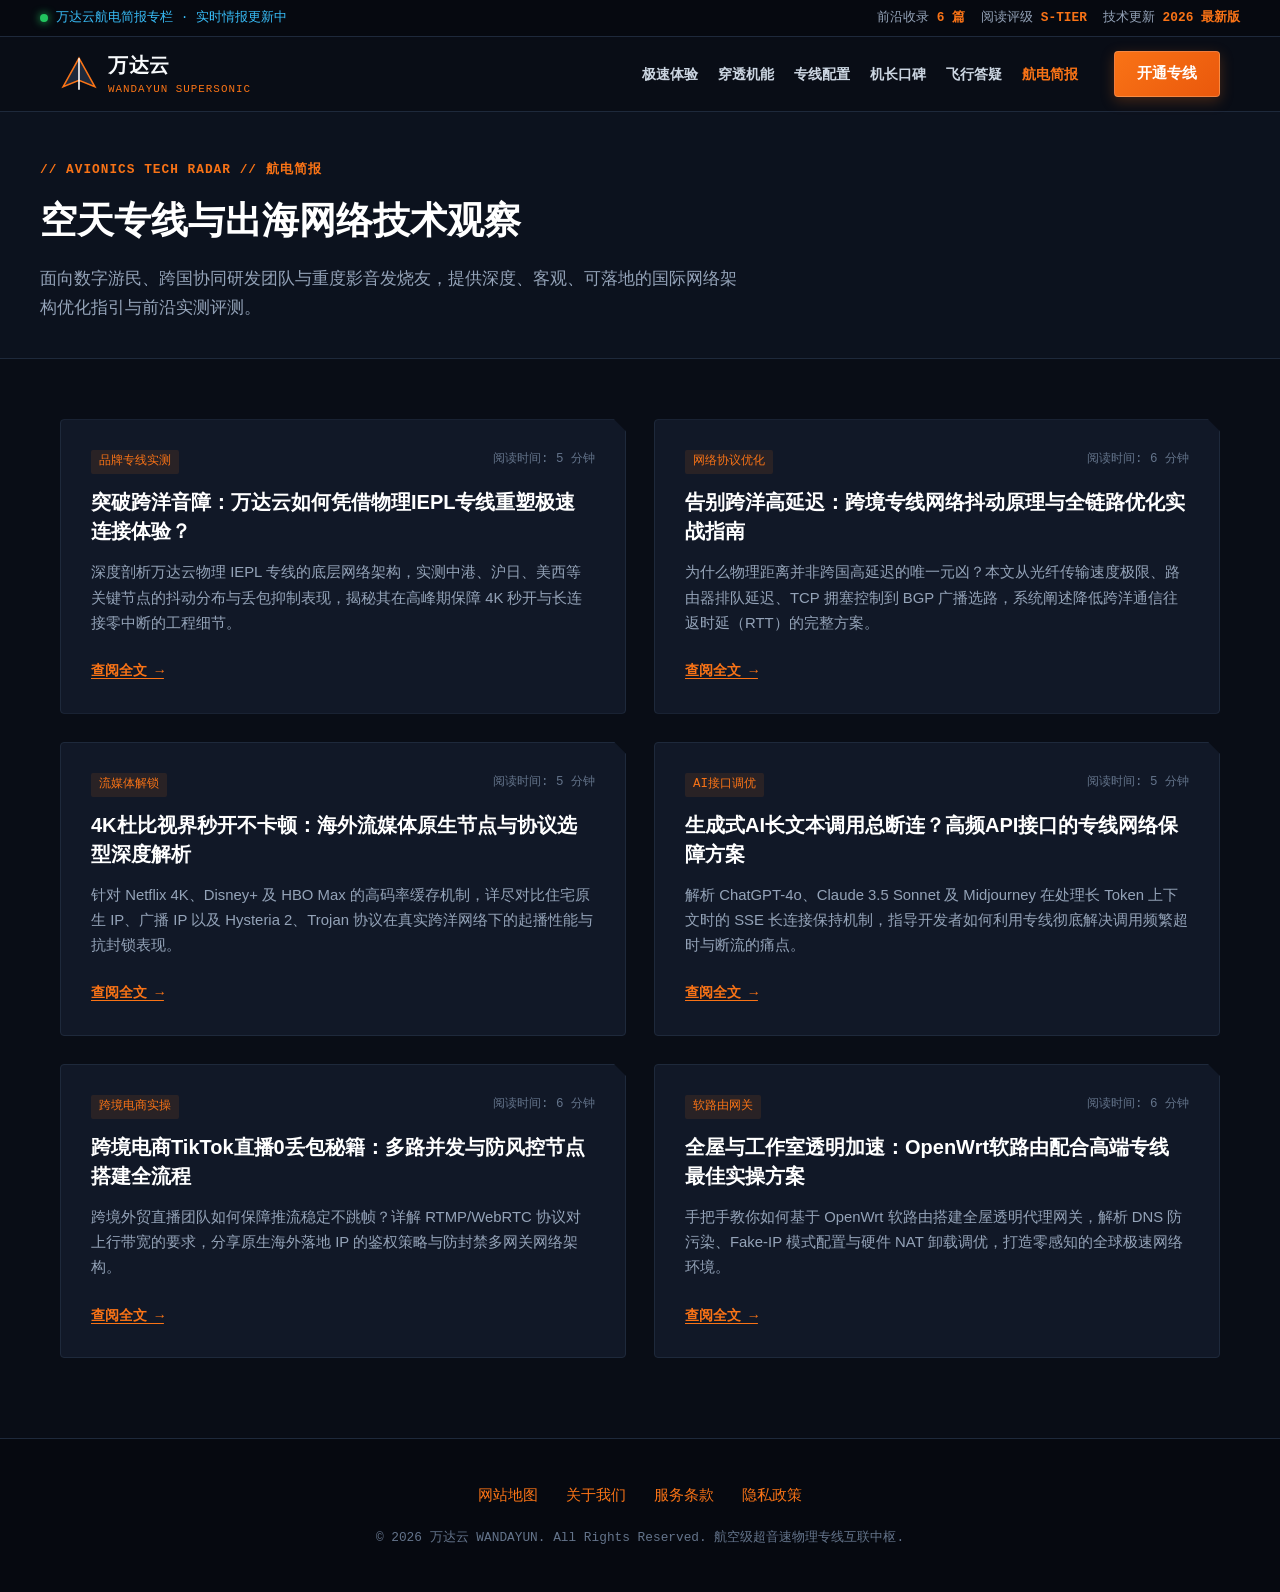
<file: flight-briefing.html>
<!DOCTYPE html>
<html lang="zh-CN">
<head>
  <meta charset="UTF-8">
  <meta name="viewport" content="width=device-width, initial-scale=1">
  <title>航电简报 - 万达云超音速网络前沿情报与专线评测</title>
  <meta name="description" content="万达云航电简报专栏：汇聚跨洋专线加速、IEPL骨干架构、4K流媒体原生解锁、大模型高并发优化及全球网络延迟测评深度技术文章。">
  <link rel="canonical" href="https://wandayun.pics/flight-briefing.html">
  <link rel="stylesheet" href="style.css">
  <style>
    .briefing-hero { padding: 48px 20px 36px; border-bottom: 1px solid var(--aero-border); background: #0c121e; }
    .briefing-hero-inner { max-width: 1200px; margin: 0 auto; }
    .briefing-tag { font-family: var(--aero-font-mono); color: var(--aero-thrust); font-size: 0.8rem; font-weight: 700; letter-spacing: 1px; margin-bottom: 12px; }
    .briefing-hero h1 { font-size: 2.3rem; color: #ffffff; margin-bottom: 14px; }
    .briefing-hero p { color: var(--aero-text-muted); font-size: 1.05rem; max-width: 700px; line-height: 1.7; }
    .articles-feed-section { padding: 60px 20px 80px; max-width: 1200px; margin: 0 auto; }
    .articles-grid { display: grid; grid-template-columns: repeat(2, 1fr); gap: 28px; }
    .article-entry-card { background: var(--aero-surface); border: 1px solid var(--aero-border); padding: 30px; border-radius: 4px; display: flex; flex-direction: column; clip-path: polygon(0 0, calc(100% - 12px) 0, 100% 12px, 100% 100%, 0 100%); transition: border-color 0.2s, transform 0.2s; }
    .article-entry-card:hover { border-color: var(--aero-thrust); transform: translateY(-3px); }
    .article-meta-row { display: flex; justify-content: space-between; font-family: var(--aero-font-mono); font-size: 0.78rem; color: var(--aero-text-dim); margin-bottom: 14px; }
    .article-meta-row span.badge { color: var(--aero-thrust); background: rgba(249, 115, 22, 0.1); padding: 2px 8px; border-radius: 2px; }
    .article-entry-title { font-size: 1.25rem; font-weight: 800; line-height: 1.45; margin-bottom: 14px; }
    .article-entry-title a { color: #ffffff; text-decoration: none; transition: color 0.15s; }
    .article-entry-title a:hover { color: var(--aero-thrust); }
    .article-entry-summary { font-size: 0.93rem; color: var(--aero-text-muted); line-height: 1.7; margin-bottom: 24px; flex-grow: 1; }
    .article-read-link { font-family: var(--aero-font-mono); font-size: 0.88rem; font-weight: 700; color: var(--aero-thrust); display: inline-flex; align-items: center; gap: 6px; text-decoration: none; }
    .article-read-link:hover { text-decoration: underline; }
    @media (max-width: 768px) { .articles-grid { grid-template-columns: 1fr; } }
  </style>

<meta property="og:url" content="https://wandayun.pics/flight-briefing.html">
<meta property="og:title" content="航电简报 - 万达云超音速网络前沿情报与专线评测">
<meta property="og:description" content="万达云航电简报专栏：汇聚跨洋专线加速、IEPL骨干架构、4K流媒体原生解锁、大模型高并发优化及全球网络延迟测评深度技术文章。">
<meta property="og:site_name" content="万达云">
<meta property="og:type" content="article">
<meta name="twitter:title" content="航电简报 - 万达云超音速网络前沿情报与专线评测">
<meta name="twitter:description" content="万达云航电简报专栏：汇聚跨洋专线加速、IEPL骨干架构、4K流媒体原生解锁、大模型高并发优化及全球网络延迟测评深度技术文章。">
<script id="landing-maintenance-schema" type="application/ld+json">{"@context": "https://schema.org", "@type": "BreadcrumbList", "itemListElement": [{"@type": "ListItem", "position": 1, "name": "万达云机场", "item": "https://wandayun.pics/"}, {"@type": "ListItem", "position": 2, "name": "航电简报 - 万达云超音速网络前沿情报与专线评测", "item": "https://wandayun.pics/flight-briefing.html"}]}</script>
</head>
<body>

  <!-- 顶部空天遥测轴 -->
  <aside class="aero-telemetry-hud" aria-label="全网状态遥测">
    <div class="aero-telemetry-inner">
      <div class="hud-status-live">
        <span class="hud-beacon-pulse"></span>
        <span>万达云航电简报专栏 · 实时情报更新中</span>
      </div>
      <div class="hud-metrics">
        <span>前沿收录 <b>6 篇</b></span>
        <span>阅读评级 <b>S-TIER</b></span>
        <span>技术更新 <b>2026 最新版</b></span>
      </div>
    </div>
  </aside>

  <!-- 气动掠翼导航栏 -->
  <header class="aero-cockpit-nav">
    <div class="nav-wrapper">
      <a href="index.html" class="aero-brand-link" aria-label="万达云官网首页">
        <svg width="38" height="38" viewBox="0 0 48 48" fill="none">
          <polygon points="24,4 44,40 24,32 4,40" fill="#1e293b" stroke="#f97316" stroke-width="2"/>
          <line x1="24" y1="4" x2="24" y2="44" stroke="#ffffff" stroke-width="2"/>
        </svg>
        <div class="brand-text-block">
          <span class="brand-title">万达云</span>
          <span class="brand-subtag">WANDAYUN SUPERSONIC</span>
        </div>
      </a>
      <nav class="aero-nav-menu" aria-label="全站导航">
        <a href="index.html#features" class="aero-nav-item">极速体验</a>
        <a href="index.html#capabilities" class="aero-nav-item">穿透机能</a>
        <a href="index.html#pricing" class="aero-nav-item">专线配置</a>
        <a href="index.html#reviews" class="aero-nav-item">机长口碑</a>
        <a href="index.html#faq" class="aero-nav-item">飞行答疑</a>
        <a href="flight-briefing.html" class="aero-nav-item aero-nav-special">航电简报</a>
      </nav>
      <div class="nav-actions">
        <a href="https://ww012.twilightaff.com/#/?code=A56DH1Af" target="_blank" class="aero-btn aero-btn-thrust" rel="nofollow noopener sponsored">开通专线</a>
      </div>
    </div>
  </header>

  <!-- 头部引言 -->
  <section class="briefing-hero">
    <div class="briefing-hero-inner">
      <div class="briefing-tag">// AVIONICS TECH RADAR // 航电简报</div>
      <h1>空天专线与出海网络技术观察</h1>
      <p>面向数字游民、跨国协同研发团队与重度影音发烧友，提供深度、客观、可落地的国际网络架构优化指引与前沿实测评测。</p>
    </div>
  </section>

  <!-- 6 篇精选原创文章网格 -->
  <main class="articles-feed-section">
    <div class="articles-grid">
      <!-- 文章 1 (产品专评) -->
      <article class="article-entry-card">
        <div class="article-meta-row">
          <span class="badge">品牌专线实测</span>
          <span>阅读时间: 5 分钟</span>
        </div>
        <h2 class="article-entry-title">
          <a href="supersonic-iepl-backbone-breakthrough.html">突破跨洋音障：万达云如何凭借物理IEPL专线重塑极速连接体验？</a>
        </h2>
        <p class="article-entry-summary">
          深度剖析万达云物理 IEPL 专线的底层网络架构，实测中港、沪日、美西等关键节点的抖动分布与丢包抑制表现，揭秘其在高峰期保障 4K 秒开与长连接零中断的工程细节。
        </p>
        <a href="supersonic-iepl-backbone-breakthrough.html" class="article-read-link">查阅全文 &rarr;</a>
      </article>

      <!-- 文章 2 -->
      <article class="article-entry-card">
        <div class="article-meta-row">
          <span class="badge">网络协议优化</span>
          <span>阅读时间: 6 分钟</span>
        </div>
        <h2 class="article-entry-title">
          <a href="mach-latency-optimization-network-guide.html">告别跨洋高延迟：跨境专线网络抖动原理与全链路优化实战指南</a>
        </h2>
        <p class="article-entry-summary">
          为什么物理距离并非跨国高延迟的唯一元凶？本文从光纤传输速度极限、路由器排队延迟、TCP 拥塞控制到 BGP 广播选路，系统阐述降低跨洋通信往返时延（RTT）的完整方案。
        </p>
        <a href="mach-latency-optimization-network-guide.html" class="article-read-link">查阅全文 &rarr;</a>
      </article>

      <!-- 文章 3 -->
      <article class="article-entry-card">
        <div class="article-meta-row">
          <span class="badge">流媒体解锁</span>
          <span>阅读时间: 5 分钟</span>
        </div>
        <h2 class="article-entry-title">
          <a href="cross-border-streaming-4k-speed-radar.html">4K杜比视界秒开不卡顿：海外流媒体原生节点与协议选型深度解析</a>
        </h2>
        <p class="article-entry-summary">
          针对 Netflix 4K、Disney+ 及 HBO Max 的高码率缓存机制，详尽对比住宅原生 IP、广播 IP 以及 Hysteria 2、Trojan 协议在真实跨洋网络下的起播性能与抗封锁表现。
        </p>
        <a href="cross-border-streaming-4k-speed-radar.html" class="article-read-link">查阅全文 &rarr;</a>
      </article>

      <!-- 文章 4 -->
      <article class="article-entry-card">
        <div class="article-meta-row">
          <span class="badge">AI接口调优</span>
          <span>阅读时间: 5 分钟</span>
        </div>
        <h2 class="article-entry-title">
          <a href="generative-ai-websocket-packet-stability.html">生成式AI长文本调用总断连？高频API接口的专线网络保障方案</a>
        </h2>
        <p class="article-entry-summary">
          解析 ChatGPT-4o、Claude 3.5 Sonnet 及 Midjourney 在处理长 Token 上下文时的 SSE 长连接保持机制，指导开发者如何利用专线彻底解决调用频繁超时与断流的痛点。
        </p>
        <a href="generative-ai-websocket-packet-stability.html" class="article-read-link">查阅全文 &rarr;</a>
      </article>

      <!-- 文章 5 -->
      <article class="article-entry-card">
        <div class="article-meta-row">
          <span class="badge">跨境电商实操</span>
          <span>阅读时间: 6 分钟</span>
        </div>
        <h2 class="article-entry-title">
          <a href="tiktok-live-low-drop-infrastructure.html">跨境电商TikTok直播0丢包秘籍：多路并发与防风控节点搭建全流程</a>
        </h2>
        <p class="article-entry-summary">
          跨境外贸直播团队如何保障推流稳定不跳帧？详解 RTMP/WebRTC 协议对上行带宽的要求，分享原生海外落地 IP 的鉴权策略与防封禁多网关网络架构。
        </p>
        <a href="tiktok-live-low-drop-infrastructure.html" class="article-read-link">查阅全文 &rarr;</a>
      </article>

      <!-- 文章 6 -->
      <article class="article-entry-card">
        <div class="article-meta-row">
          <span class="badge">软路由网关</span>
          <span>阅读时间: 6 分钟</span>
        </div>
        <h2 class="article-entry-title">
          <a href="router-openwrt-clash-gateway-tuning.html">全屋与工作室透明加速：OpenWrt软路由配合高端专线最佳实操方案</a>
        </h2>
        <p class="article-entry-summary">
          手把手教你如何基于 OpenWrt 软路由搭建全屋透明代理网关，解析 DNS 防污染、Fake-IP 模式配置与硬件 NAT 卸载调优，打造零感知的全球极速网络环境。
        </p>
        <a href="router-openwrt-clash-gateway-tuning.html" class="article-read-link">查阅全文 &rarr;</a>
      </article>
    </div>
  </main>

  <!-- 规范页脚 (严格只展示四个页面标题，单页独立呈现) -->
  <footer class="aero-site-footer">
    <div class="section-container">
      <nav class="footer-nav-container" aria-label="法规与站点索引">
        <a href="sitemap.html" class="footer-link">网站地图</a>
        <a href="about.html" class="footer-link">关于我们</a>
        <a href="terms.html" class="footer-link">服务条款</a>
        <a href="privacy.html" class="footer-link">隐私政策</a>
      </nav>
      <div class="footer-copyright">
        &copy; 2026 万达云 WANDAYUN. All Rights Reserved. 航空级超音速物理专线互联中枢.
      </div>
    </div>
  </footer>

</body>
</html>
</file>
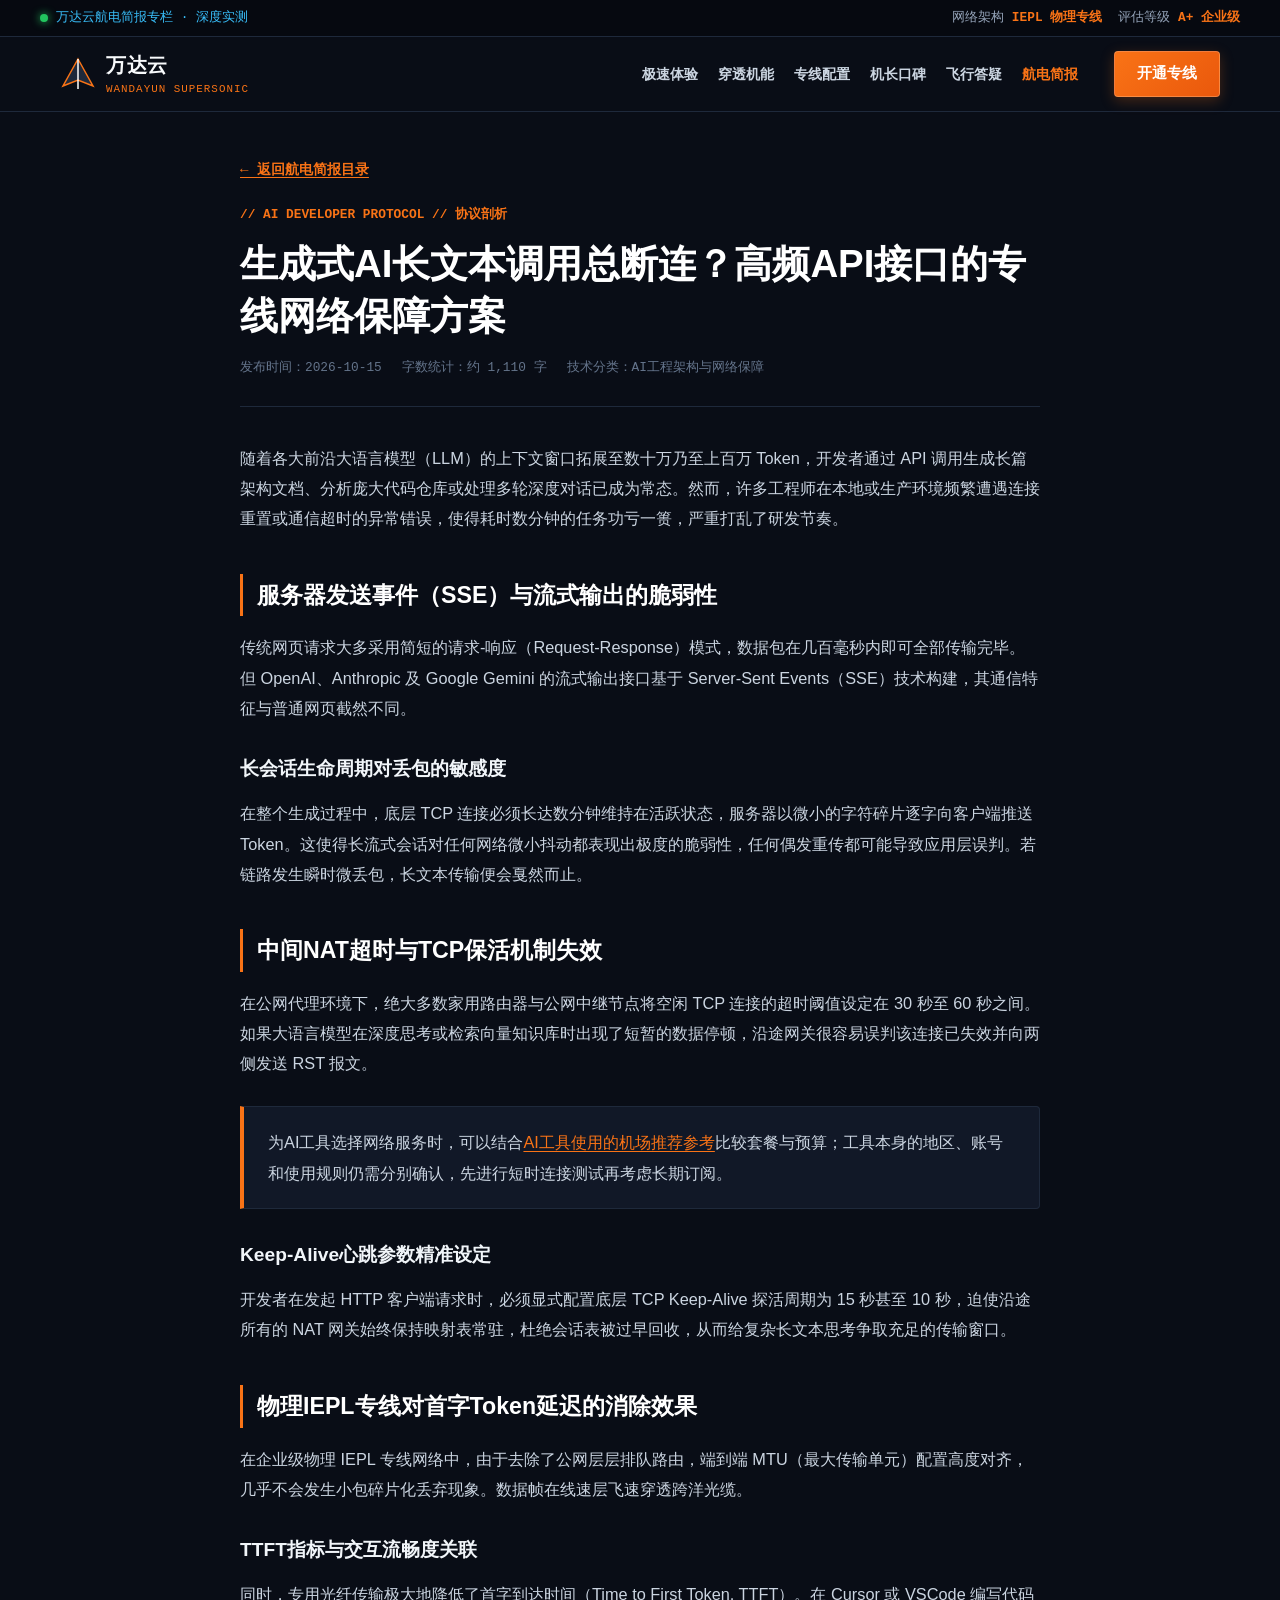
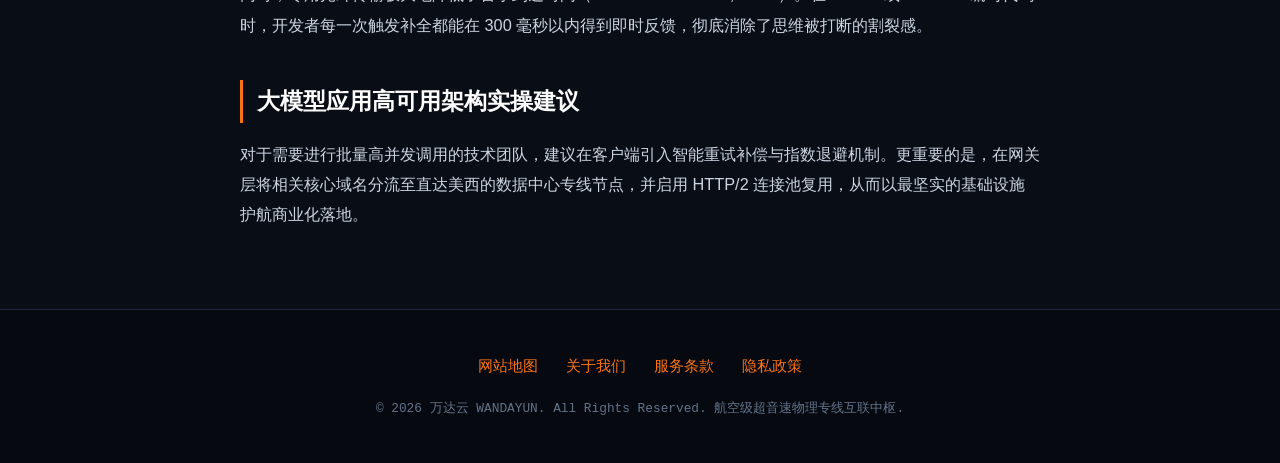
<file: generative-ai-websocket-packet-stability.html>
<!DOCTYPE html>

<html lang="zh-CN">
<head>
<meta charset="utf-8"/>
<meta content="width=device-width, initial-scale=1" name="viewport"/>
<title>生成式AI长文本调用总断连？高频API接口的专线网络保障方案 - 航电简报</title>
<meta content="深入剖析ChatGPT-4o、Claude 3.5 Sonnet等大模型API在SSE流式长连接环境下的网络传输特征，提供高可用专线保障方案。" name="description"/>
<link href="https://wandayun.pics/generative-ai-websocket-packet-stability.html" rel="canonical"/>
<link href="style.css" rel="stylesheet"/>
<style>
    .article-wrap { max-width: 840px; margin: 44px auto 80px; padding: 0 20px; }
    .article-header { border-bottom: 1px solid var(--aero-border); padding-bottom: 28px; margin-bottom: 36px; }
    .article-tag { font-family: var(--aero-font-mono); font-size: 0.8rem; color: var(--aero-thrust); font-weight: 700; margin-bottom: 12px; }
    .article-header h1 { font-size: clamp(1.8rem, 3.5vw, 2.4rem); color: #ffffff; line-height: 1.35; margin-bottom: 16px; font-weight: 900; }
    .article-meta { display: flex; gap: 20px; font-family: var(--aero-font-mono); font-size: 0.8rem; color: var(--aero-text-dim); }
    .article-content { font-size: 1.02rem; line-height: 1.85; color: #cbd5e1; }
    .article-content h2 { font-size: 1.45rem; color: #ffffff; margin: 40px 0 16px; border-left: 3px solid var(--aero-thrust); padding-left: 14px; font-weight: 800; }
    .article-content h3 { font-size: 1.2rem; color: #f1f5f9; margin: 28px 0 12px; font-weight: 700; }
    .article-content p { margin-bottom: 20px; }
    .article-content ul, .article-content ol { margin: 16px 0 24px 24px; }
    .article-content li { margin-bottom: 10px; }
    .tech-quote-box { background: var(--aero-surface); border: 1px solid var(--aero-border); border-left: 4px solid var(--aero-thrust); padding: 20px 24px; margin: 28px 0; border-radius: 0 4px 4px 0; }
    .back-nav { display: inline-flex; align-items: center; gap: 6px; color: var(--aero-thrust); font-family: var(--aero-font-mono); font-size: 0.88rem; font-weight: 700; margin-bottom: 24px; text-decoration: none; }
  </style>
<meta content="https://wandayun.pics/generative-ai-websocket-packet-stability.html" property="og:url"/>
<meta content="生成式AI长文本调用总断连？高频API接口的专线网络保障方案 - 航电简报" property="og:title"/>
<meta content="深入剖析ChatGPT-4o、Claude 3.5 Sonnet等大模型API在SSE流式长连接环境下的网络传输特征，提供高可用专线保障方案。" property="og:description"/>
<meta content="万达云" property="og:site_name"/>
<meta content="article" property="og:type"/>
<meta content="生成式AI长文本调用总断连？高频API接口的专线网络保障方案 - 航电简报" name="twitter:title"/>
<meta content="深入剖析ChatGPT-4o、Claude 3.5 Sonnet等大模型API在SSE流式长连接环境下的网络传输特征，提供高可用专线保障方案。" name="twitter:description"/>
<script id="landing-maintenance-schema" type="application/ld+json">{"@context": "https://schema.org", "@type": "BreadcrumbList", "itemListElement": [{"@type": "ListItem", "position": 1, "name": "万达云机场", "item": "https://wandayun.pics/"}, {"@type": "ListItem", "position": 2, "name": "生成式AI长文本调用总断连？高频API接口的专线网络保障方案 - 航电简报", "item": "https://wandayun.pics/generative-ai-websocket-packet-stability.html"}]}</script>
</head>
<body>
<aside aria-label="全网状态遥测" class="aero-telemetry-hud">
<div class="aero-telemetry-inner">
<div class="hud-status-live">
<span class="hud-beacon-pulse"></span>
<span>万达云航电简报专栏 · 深度实测</span>
</div>
<div class="hud-metrics">
<span>网络架构 <b>IEPL 物理专线</b></span>
<span>评估等级 <b>A+ 企业级</b></span>
</div>
</div>
</aside>
<header class="aero-cockpit-nav">
<div class="nav-wrapper">
<a class="aero-brand-link" href="index.html">
<svg fill="none" height="36" viewbox="0 0 48 48" width="36">
<polygon fill="#1e293b" points="24,4 44,40 24,32 4,40" stroke="#f97316" stroke-width="2"></polygon>
<line stroke="#ffffff" stroke-width="2" x1="24" x2="24" y1="4" y2="44"></line>
</svg>
<div class="brand-text-block">
<span class="brand-title">万达云</span>
<span class="brand-subtag">WANDAYUN SUPERSONIC</span>
</div>
</a>
<nav aria-label="全站导航" class="aero-nav-menu">
<a class="aero-nav-item" href="index.html#features">极速体验</a>
<a class="aero-nav-item" href="index.html#capabilities">穿透机能</a>
<a class="aero-nav-item" href="index.html#pricing">专线配置</a>
<a class="aero-nav-item" href="index.html#reviews">机长口碑</a>
<a class="aero-nav-item" href="index.html#faq">飞行答疑</a>
<a class="aero-nav-item aero-nav-special" href="flight-briefing.html">航电简报</a>
</nav>
<div class="nav-actions">
<a class="aero-btn aero-btn-thrust" href="https://ww012.twilightaff.com/#/?code=A56DH1Af" rel="nofollow noopener sponsored" target="_blank">开通专线</a>
</div>
</div>
</header>
<main class="article-wrap">
<a class="back-nav" href="flight-briefing.html">← 返回航电简报目录</a>
<article>
<header class="article-header">
<div class="article-tag">// AI DEVELOPER PROTOCOL // 协议剖析</div>
<h1>生成式AI长文本调用总断连？高频API接口的专线网络保障方案</h1>
<div class="article-meta">
<span>发布时间：2026-10-15</span>
<span>字数统计：约 1,110 字</span>
<span>技术分类：AI工程架构与网络保障</span>
</div>
</header>
<div class="article-content">
<p>随着各大前沿大语言模型（LLM）的上下文窗口拓展至数十万乃至上百万 Token，开发者通过 API 调用生成长篇架构文档、分析庞大代码仓库或处理多轮深度对话已成为常态。然而，许多工程师在本地或生产环境频繁遭遇连接重置或通信超时的异常错误，使得耗时数分钟的任务功亏一篑，严重打乱了研发节奏。</p>
<h2>服务器发送事件（SSE）与流式输出的脆弱性</h2>
<p>传统网页请求大多采用简短的请求-响应（Request-Response）模式，数据包在几百毫秒内即可全部传输完毕。但 OpenAI、Anthropic 及 Google Gemini 的流式输出接口基于 Server-Sent Events（SSE）技术构建，其通信特征与普通网页截然不同。</p>
<h3>长会话生命周期对丢包的敏感度</h3>
<p>在整个生成过程中，底层 TCP 连接必须长达数分钟维持在活跃状态，服务器以微小的字符碎片逐字向客户端推送 Token。这使得长流式会话对任何网络微小抖动都表现出极度的脆弱性，任何偶发重传都可能导致应用层误判。若链路发生瞬时微丢包，长文本传输便会戛然而止。</p>
<h2>中间NAT超时与TCP保活机制失效</h2>
<p>在公网代理环境下，绝大多数家用路由器与公网中继节点将空闲 TCP 连接的超时阈值设定在 30 秒至 60 秒之间。如果大语言模型在深度思考或检索向量知识库时出现了短暂的数据停顿，沿途网关很容易误判该连接已失效并向两侧发送 RST 报文。</p>
<div class="tech-quote-box">为AI工具选择网络服务时，可以结合<a href="https://jichangtuijan.top/" rel="sponsored nofollow noopener" target="_blank">AI工具使用的机场推荐参考</a>比较套餐与预算；工具本身的地区、账号和使用规则仍需分别确认，先进行短时连接测试再考虑长期订阅。</div>
<h3>Keep-Alive心跳参数精准设定</h3>
<p>开发者在发起 HTTP 客户端请求时，必须显式配置底层 TCP Keep-Alive 探活周期为 15 秒甚至 10 秒，迫使沿途所有的 NAT 网关始终保持映射表常驻，杜绝会话表被过早回收，从而给复杂长文本思考争取充足的传输窗口。</p>
<h2>物理IEPL专线对首字Token延迟的消除效果</h2>
<p>在企业级物理 IEPL 专线网络中，由于去除了公网层层排队路由，端到端 MTU（最大传输单元）配置高度对齐，几乎不会发生小包碎片化丢弃现象。数据帧在线速层飞速穿透跨洋光缆。</p>
<h3>TTFT指标与交互流畅度关联</h3>
<p>同时，专用光纤传输极大地降低了首字到达时间（Time to First Token, TTFT）。在 Cursor 或 VSCode 编写代码时，开发者每一次触发补全都能在 300 毫秒以内得到即时反馈，彻底消除了思维被打断的割裂感。</p>
<h2>大模型应用高可用架构实操建议</h2>
<p>对于需要进行批量高并发调用的技术团队，建议在客户端引入智能重试补偿与指数退避机制。更重要的是，在网关层将相关核心域名分流至直达美西的数据中心专线节点，并启用 HTTP/2 连接池复用，从而以最坚实的基础设施护航商业化落地。</p>
</div>
</article>
</main>
<footer class="aero-site-footer">
<div class="section-container">
<nav class="footer-nav-container">
<a class="footer-link" href="sitemap.html">网站地图</a>
<a class="footer-link" href="about.html">关于我们</a>
<a class="footer-link" href="terms.html">服务条款</a>
<a class="footer-link" href="privacy.html">隐私政策</a>
</nav>
<div class="footer-copyright">
        © 2026 万达云 WANDAYUN. All Rights Reserved. 航空级超音速物理专线互联中枢.
      </div>
</div>
</footer>
</body>
</html>
</file>
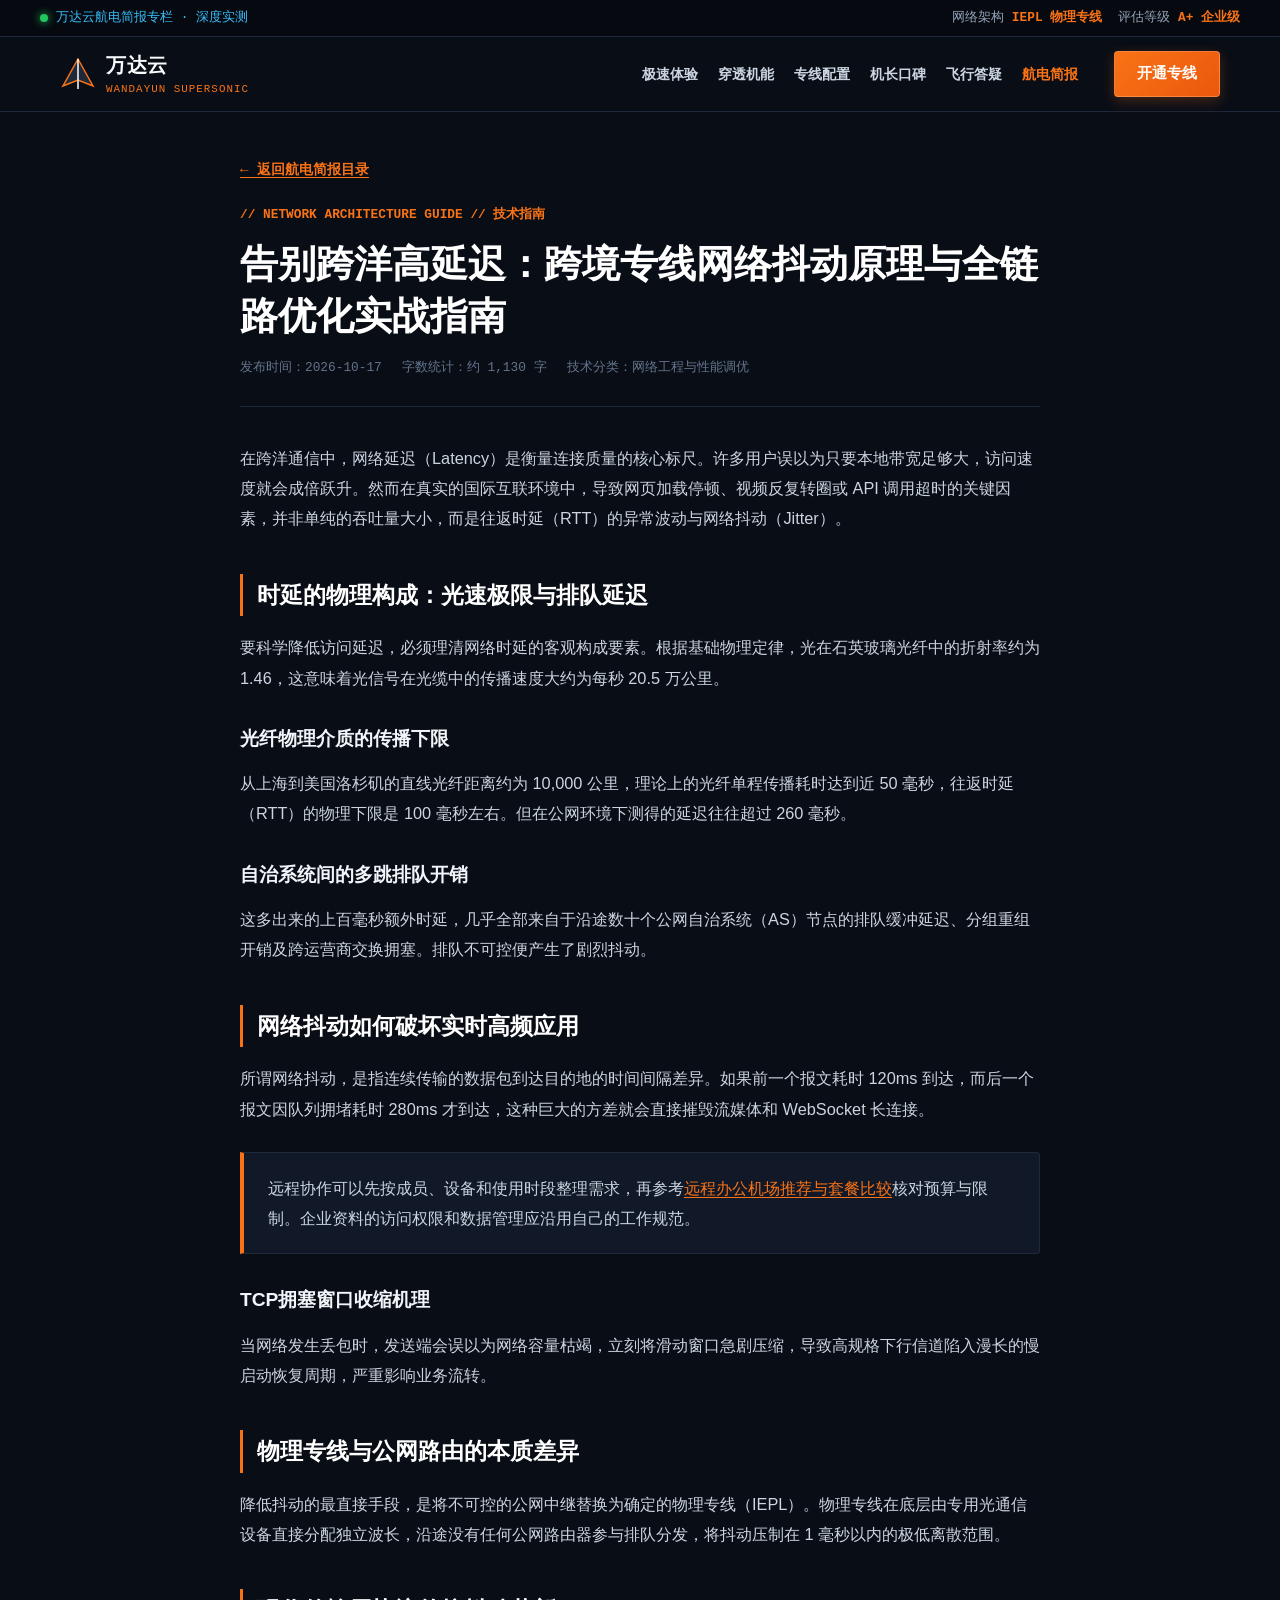
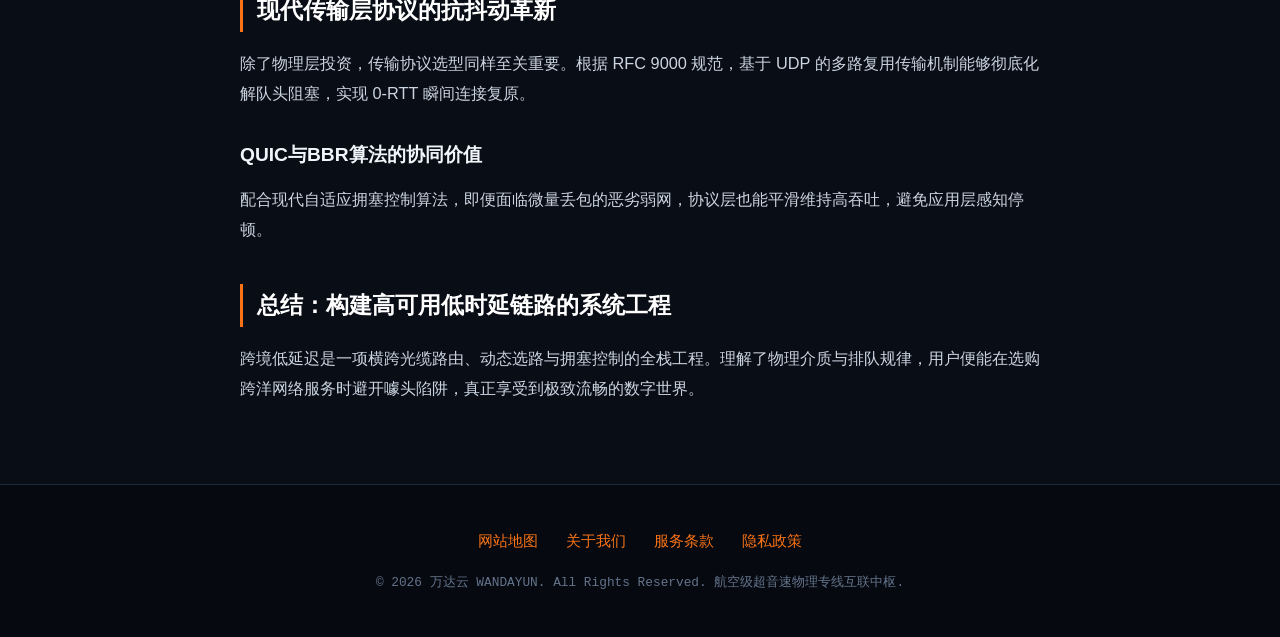
<file: mach-latency-optimization-network-guide.html>
<!DOCTYPE html>

<html lang="zh-CN">
<head>
<meta charset="utf-8"/>
<meta content="width=device-width, initial-scale=1" name="viewport"/>
<title>告别跨洋高延迟：跨境专线网络抖动原理与全链路优化实战指南 - 航电简报</title>
<meta content="深度解析跨洋网络时延构成机理，从光纤介质传播极限、交换节点排队延迟、TCP拥塞算法到BGP路由优化，系统阐述如何消除网络抖动。" name="description"/>
<link href="https://wandayun.pics/mach-latency-optimization-network-guide.html" rel="canonical"/>
<link href="style.css" rel="stylesheet"/>
<style>
    .article-wrap { max-width: 840px; margin: 44px auto 80px; padding: 0 20px; }
    .article-header { border-bottom: 1px solid var(--aero-border); padding-bottom: 28px; margin-bottom: 36px; }
    .article-tag { font-family: var(--aero-font-mono); font-size: 0.8rem; color: var(--aero-thrust); font-weight: 700; margin-bottom: 12px; }
    .article-header h1 { font-size: clamp(1.8rem, 3.5vw, 2.4rem); color: #ffffff; line-height: 1.35; margin-bottom: 16px; font-weight: 900; }
    .article-meta { display: flex; gap: 20px; font-family: var(--aero-font-mono); font-size: 0.8rem; color: var(--aero-text-dim); }
    .article-content { font-size: 1.02rem; line-height: 1.85; color: #cbd5e1; }
    .article-content h2 { font-size: 1.45rem; color: #ffffff; margin: 40px 0 16px; border-left: 3px solid var(--aero-thrust); padding-left: 14px; font-weight: 800; }
    .article-content h3 { font-size: 1.2rem; color: #f1f5f9; margin: 28px 0 12px; font-weight: 700; }
    .article-content p { margin-bottom: 20px; }
    .article-content ul, .article-content ol { margin: 16px 0 24px 24px; }
    .article-content li { margin-bottom: 10px; }
    .tech-quote-box { background: var(--aero-surface); border: 1px solid var(--aero-border); border-left: 4px solid var(--aero-thrust); padding: 20px 24px; margin: 28px 0; border-radius: 0 4px 4px 0; }
    .back-nav { display: inline-flex; align-items: center; gap: 6px; color: var(--aero-thrust); font-family: var(--aero-font-mono); font-size: 0.88rem; font-weight: 700; margin-bottom: 24px; text-decoration: none; }
  </style>
<meta content="https://wandayun.pics/mach-latency-optimization-network-guide.html" property="og:url"/>
<meta content="告别跨洋高延迟：跨境专线网络抖动原理与全链路优化实战指南 - 航电简报" property="og:title"/>
<meta content="深度解析跨洋网络时延构成机理，从光纤介质传播极限、交换节点排队延迟、TCP拥塞算法到BGP路由优化，系统阐述如何消除网络抖动。" property="og:description"/>
<meta content="万达云" property="og:site_name"/>
<meta content="article" property="og:type"/>
<meta content="告别跨洋高延迟：跨境专线网络抖动原理与全链路优化实战指南 - 航电简报" name="twitter:title"/>
<meta content="深度解析跨洋网络时延构成机理，从光纤介质传播极限、交换节点排队延迟、TCP拥塞算法到BGP路由优化，系统阐述如何消除网络抖动。" name="twitter:description"/>
<script id="landing-maintenance-schema" type="application/ld+json">{"@context": "https://schema.org", "@type": "BreadcrumbList", "itemListElement": [{"@type": "ListItem", "position": 1, "name": "万达云机场", "item": "https://wandayun.pics/"}, {"@type": "ListItem", "position": 2, "name": "告别跨洋高延迟：跨境专线网络抖动原理与全链路优化实战指南 - 航电简报", "item": "https://wandayun.pics/mach-latency-optimization-network-guide.html"}]}</script>
</head>
<body>
<aside aria-label="全网状态遥测" class="aero-telemetry-hud">
<div class="aero-telemetry-inner">
<div class="hud-status-live">
<span class="hud-beacon-pulse"></span>
<span>万达云航电简报专栏 · 深度实测</span>
</div>
<div class="hud-metrics">
<span>网络架构 <b>IEPL 物理专线</b></span>
<span>评估等级 <b>A+ 企业级</b></span>
</div>
</div>
</aside>
<header class="aero-cockpit-nav">
<div class="nav-wrapper">
<a class="aero-brand-link" href="index.html">
<svg fill="none" height="36" viewbox="0 0 48 48" width="36">
<polygon fill="#1e293b" points="24,4 44,40 24,32 4,40" stroke="#f97316" stroke-width="2"></polygon>
<line stroke="#ffffff" stroke-width="2" x1="24" x2="24" y1="4" y2="44"></line>
</svg>
<div class="brand-text-block">
<span class="brand-title">万达云</span>
<span class="brand-subtag">WANDAYUN SUPERSONIC</span>
</div>
</a>
<nav aria-label="全站导航" class="aero-nav-menu">
<a class="aero-nav-item" href="index.html#features">极速体验</a>
<a class="aero-nav-item" href="index.html#capabilities">穿透机能</a>
<a class="aero-nav-item" href="index.html#pricing">专线配置</a>
<a class="aero-nav-item" href="index.html#reviews">机长口碑</a>
<a class="aero-nav-item" href="index.html#faq">飞行答疑</a>
<a class="aero-nav-item aero-nav-special" href="flight-briefing.html">航电简报</a>
</nav>
<div class="nav-actions">
<a class="aero-btn aero-btn-thrust" href="https://ww012.twilightaff.com/#/?code=A56DH1Af" rel="nofollow noopener sponsored" target="_blank">开通专线</a>
</div>
</div>
</header>
<main class="article-wrap">
<a class="back-nav" href="flight-briefing.html">← 返回航电简报目录</a>
<article>
<header class="article-header">
<div class="article-tag">// NETWORK ARCHITECTURE GUIDE // 技术指南</div>
<h1>告别跨洋高延迟：跨境专线网络抖动原理与全链路优化实战指南</h1>
<div class="article-meta">
<span>发布时间：2026-10-17</span>
<span>字数统计：约 1,130 字</span>
<span>技术分类：网络工程与性能调优</span>
</div>
</header>
<div class="article-content">
<p>在跨洋通信中，网络延迟（Latency）是衡量连接质量的核心标尺。许多用户误以为只要本地带宽足够大，访问速度就会成倍跃升。然而在真实的国际互联环境中，导致网页加载停顿、视频反复转圈或 API 调用超时的关键因素，并非单纯的吞吐量大小，而是往返时延（RTT）的异常波动与网络抖动（Jitter）。</p>
<h2>时延的物理构成：光速极限与排队延迟</h2>
<p>要科学降低访问延迟，必须理清网络时延的客观构成要素。根据基础物理定律，光在石英玻璃光纤中的折射率约为 1.46，这意味着光信号在光缆中的传播速度大约为每秒 20.5 万公里。</p>
<h3>光纤物理介质的传播下限</h3>
<p>从上海到美国洛杉矶的直线光纤距离约为 10,000 公里，理论上的光纤单程传播耗时达到近 50 毫秒，往返时延（RTT）的物理下限是 100 毫秒左右。但在公网环境下测得的延迟往往超过 260 毫秒。</p>
<h3>自治系统间的多跳排队开销</h3>
<p>这多出来的上百毫秒额外时延，几乎全部来自于沿途数十个公网自治系统（AS）节点的排队缓冲延迟、分组重组开销及跨运营商交换拥塞。排队不可控便产生了剧烈抖动。</p>
<h2>网络抖动如何破坏实时高频应用</h2>
<p>所谓网络抖动，是指连续传输的数据包到达目的地的时间间隔差异。如果前一个报文耗时 120ms 到达，而后一个报文因队列拥堵耗时 280ms 才到达，这种巨大的方差就会直接摧毁流媒体和 WebSocket 长连接。</p>
<div class="tech-quote-box">远程协作可以先按成员、设备和使用时段整理需求，再参考<a href="https://jichangtuijan.top/" rel="sponsored nofollow noopener" target="_blank">远程办公机场推荐与套餐比较</a>核对预算与限制。企业资料的访问权限和数据管理应沿用自己的工作规范。</div>
<h3>TCP拥塞窗口收缩机理</h3>
<p>当网络发生丢包时，发送端会误以为网络容量枯竭，立刻将滑动窗口急剧压缩，导致高规格下行信道陷入漫长的慢启动恢复周期，严重影响业务流转。</p>
<h2>物理专线与公网路由的本质差异</h2>
<p>降低抖动的最直接手段，是将不可控的公网中继替换为确定的物理专线（IEPL）。物理专线在底层由专用光通信设备直接分配独立波长，沿途没有任何公网路由器参与排队分发，将抖动压制在 1 毫秒以内的极低离散范围。</p>
<h2>现代传输层协议的抗抖动革新</h2>
<p>除了物理层投资，传输协议选型同样至关重要。根据 RFC 9000 规范，基于 UDP 的多路复用传输机制能够彻底化解队头阻塞，实现 0-RTT 瞬间连接复原。</p>
<h3>QUIC与BBR算法的协同价值</h3>
<p>配合现代自适应拥塞控制算法，即便面临微量丢包的恶劣弱网，协议层也能平滑维持高吞吐，避免应用层感知停顿。</p>
<h2>总结：构建高可用低时延链路的系统工程</h2>
<p>跨境低延迟是一项横跨光缆路由、动态选路与拥塞控制的全栈工程。理解了物理介质与排队规律，用户便能在选购跨洋网络服务时避开噱头陷阱，真正享受到极致流畅的数字世界。</p>
</div>
</article>
</main>
<footer class="aero-site-footer">
<div class="section-container">
<nav class="footer-nav-container">
<a class="footer-link" href="sitemap.html">网站地图</a>
<a class="footer-link" href="about.html">关于我们</a>
<a class="footer-link" href="terms.html">服务条款</a>
<a class="footer-link" href="privacy.html">隐私政策</a>
</nav>
<div class="footer-copyright">
        © 2026 万达云 WANDAYUN. All Rights Reserved. 航空级超音速物理专线互联中枢.
      </div>
</div>
</footer>
</body>
</html>
</file>
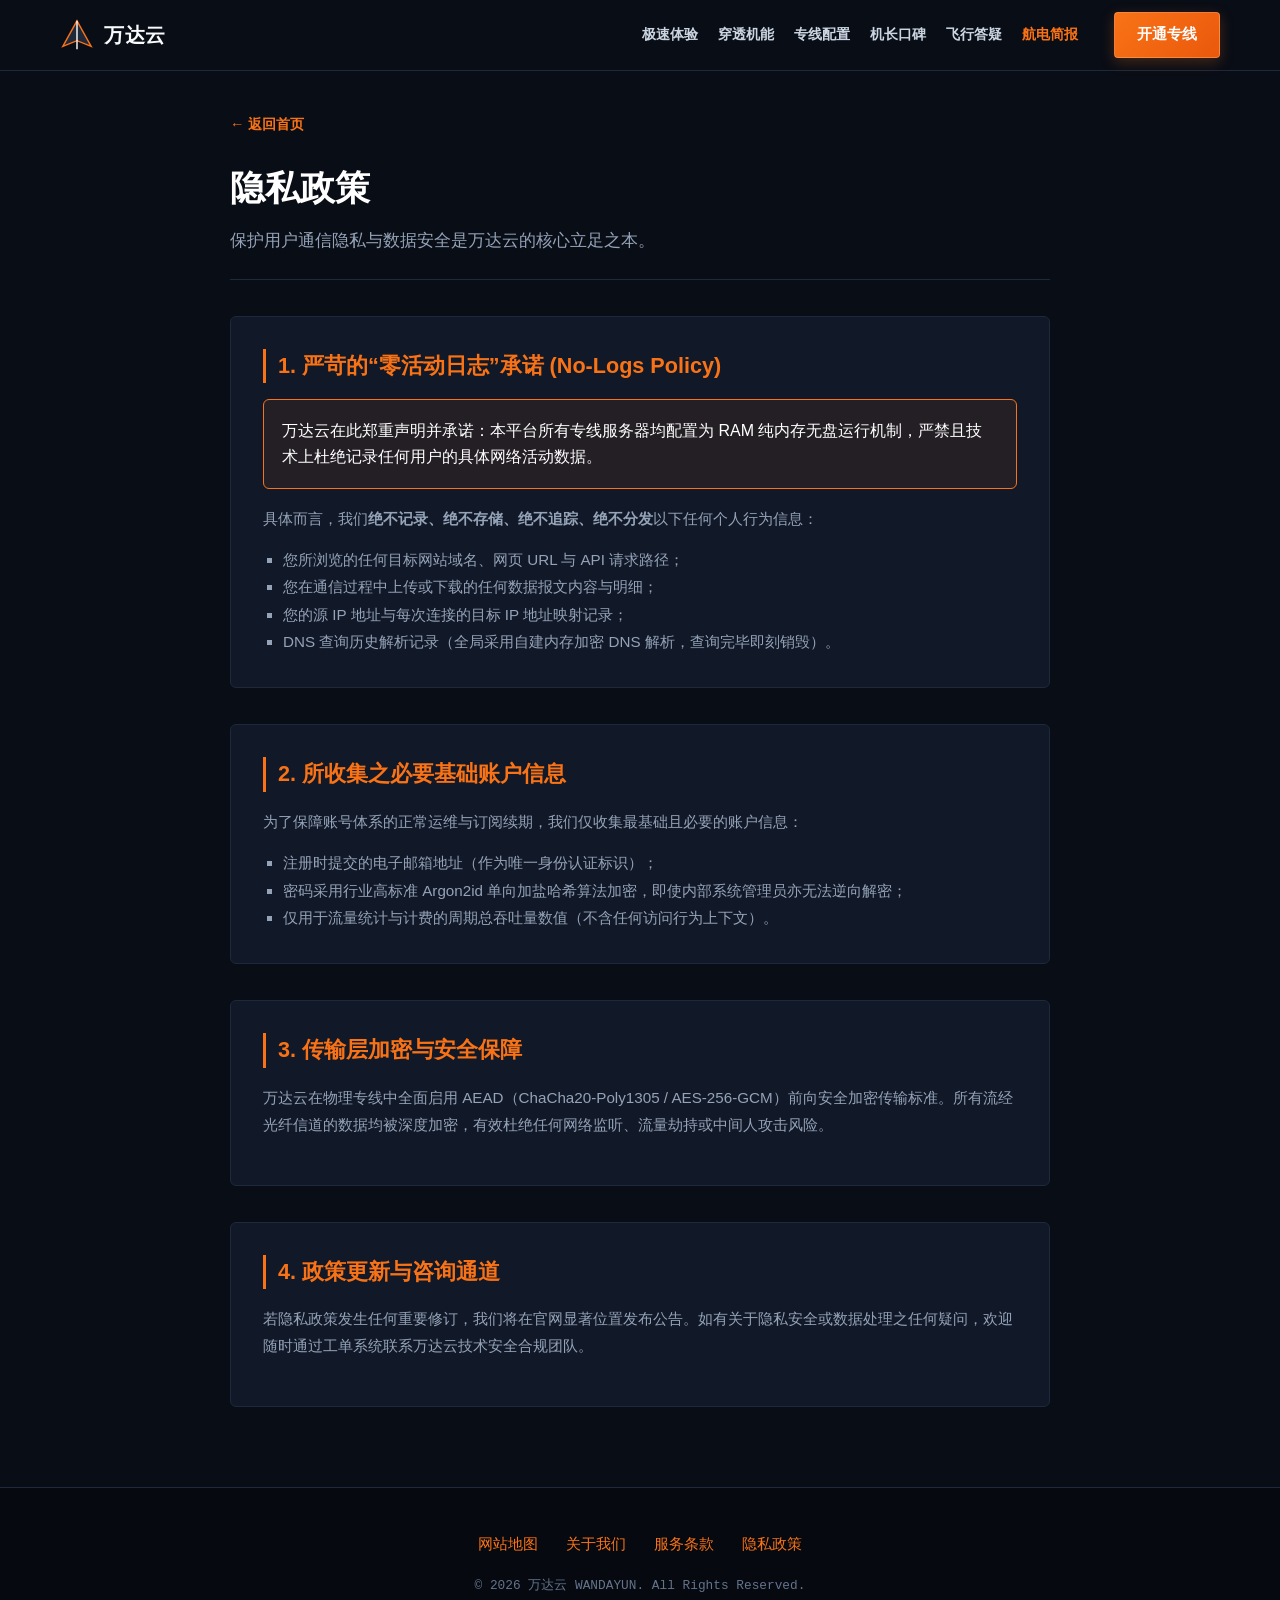
<file: privacy.html>
<!DOCTYPE html>
<html lang="zh-CN">
<head>
  <meta charset="UTF-8">
  <meta name="viewport" content="width=device-width, initial-scale=1">
  <title>隐私政策 - 万达云</title>
  <link rel="stylesheet" href="style.css">
  <style>
    .subpage-container { max-width: 860px; margin: 40px auto 80px; padding: 0 20px; }
    .subpage-header { border-bottom: 1px solid var(--aero-border); padding-bottom: 24px; margin-bottom: 36px; }
    .subpage-header h1 { font-size: 2.2rem; color: #ffffff; margin-bottom: 12px; }
    .subpage-header p { color: var(--aero-text-muted); font-size: 1.05rem; }
    .content-section { margin-bottom: 36px; background: var(--aero-surface); border: 1px solid var(--aero-border); border-radius: 6px; padding: 32px; }
    .content-section h2 { font-size: 1.35rem; color: var(--aero-thrust); margin-bottom: 16px; border-left: 3px solid var(--aero-thrust); padding-left: 12px; }
    .content-section p { color: var(--aero-text-muted); line-height: 1.8; margin-bottom: 14px; font-size: 0.95rem; }
    .content-section ul { list-style: square; padding-left: 20px; color: var(--aero-text-muted); line-height: 1.8; font-size: 0.95rem; }
    .highlight-box { background: rgba(249, 115, 22, 0.08); border: 1px solid var(--aero-thrust); border-radius: 6px; padding: 18px; margin: 16px 0; color: #ffffff; font-weight: 500; }
    .back-home { display: inline-flex; align-items: center; gap: 6px; color: var(--aero-thrust); text-decoration: none; margin-bottom: 24px; font-weight: 600; font-size: 0.9rem; }
  </style>

<meta name="description" content="具体而言，我们 绝不记录、绝不存储、绝不追踪、绝不分发 以下任何个人行为信息">
<meta property="og:url" content="https://wandayun.pics/privacy.html">
<meta property="og:title" content="隐私政策 - 万达云">
<meta property="og:description" content="具体而言，我们 绝不记录、绝不存储、绝不追踪、绝不分发 以下任何个人行为信息">
<meta property="og:site_name" content="万达云">
<meta property="og:type" content="article">
<meta name="twitter:title" content="隐私政策 - 万达云">
<meta name="twitter:description" content="具体而言，我们 绝不记录、绝不存储、绝不追踪、绝不分发 以下任何个人行为信息">
<link rel="canonical" href="https://wandayun.pics/privacy.html">
<script id="landing-maintenance-schema" type="application/ld+json">{"@context": "https://schema.org", "@type": "BreadcrumbList", "itemListElement": [{"@type": "ListItem", "position": 1, "name": "万达云机场", "item": "https://wandayun.pics/"}, {"@type": "ListItem", "position": 2, "name": "隐私政策 - 万达云", "item": "https://wandayun.pics/privacy.html"}]}</script>
</head>
<body>

  <header class="aero-cockpit-nav">
    <div class="nav-wrapper">
      <a href="index.html" class="aero-brand-link">
        <svg width="34" height="34" viewBox="0 0 48 48" fill="none">
          <polygon points="24,4 44,40 24,32 4,40" fill="#1e293b" stroke="#f97316" stroke-width="2"/>
          <line x1="24" y1="4" x2="24" y2="44" stroke="#ffffff" stroke-width="2"/>
        </svg>
        <span class="brand-title">万达云</span>
      </a>
      <nav class="aero-nav-menu" aria-label="全站导航">
        <a href="index.html#features" class="aero-nav-item">极速体验</a>
        <a href="index.html#capabilities" class="aero-nav-item">穿透机能</a>
        <a href="index.html#pricing" class="aero-nav-item">专线配置</a>
        <a href="index.html#reviews" class="aero-nav-item">机长口碑</a>
        <a href="index.html#faq" class="aero-nav-item">飞行答疑</a>
        <a href="flight-briefing.html" class="aero-nav-item aero-nav-special">航电简报</a>
      </nav>
      <div class="nav-actions">
        <a href="https://ww012.twilightaff.com/#/?code=A56DH1Af" target="_blank" class="aero-btn aero-btn-thrust" rel="nofollow noopener sponsored">开通专线</a>
      </div>
    </div>
  </header>

  <main class="subpage-container">
    <a href="index.html" class="back-home">&larr; 返回首页</a>

    <div class="subpage-header">
      <h1>隐私政策</h1>
      <p>保护用户通信隐私与数据安全是万达云的核心立足之本。</p>
    </div>

    <!-- 零日志承诺 (重点明确声明) -->
    <section class="content-section">
      <h2>1. 严苛的“零活动日志”承诺 (No-Logs Policy)</h2>
      <div class="highlight-box">
        万达云在此郑重声明并承诺：本平台所有专线服务器均配置为 RAM 纯内存无盘运行机制，严禁且技术上杜绝记录任何用户的具体网络活动数据。
      </div>
      <p>具体而言，我们<strong>绝不记录、绝不存储、绝不追踪、绝不分发</strong>以下任何个人行为信息：</p>
      <ul>
        <li>您所浏览的任何目标网站域名、网页 URL 与 API 请求路径；</li>
        <li>您在通信过程中上传或下载的任何数据报文内容与明细；</li>
        <li>您的源 IP 地址与每次连接的目标 IP 地址映射记录；</li>
        <li>DNS 查询历史解析记录（全局采用自建内存加密 DNS 解析，查询完毕即刻销毁）。</li>
      </ul>
    </section>

    <!-- 账户与服务基本信息 -->
    <section class="content-section">
      <h2>2. 所收集之必要基础账户信息</h2>
      <p>为了保障账号体系的正常运维与订阅续期，我们仅收集最基础且必要的账户信息：</p>
      <ul>
        <li>注册时提交的电子邮箱地址（作为唯一身份认证标识）；</li>
        <li>密码采用行业高标准 Argon2id 单向加盐哈希算法加密，即使内部系统管理员亦无法逆向解密；</li>
        <li>仅用于流量统计与计费的周期总吞吐量数值（不含任何访问行为上下文）。</li>
      </ul>
    </section>

    <!-- 安全防护与加密体系 -->
    <section class="content-section">
      <h2>3. 传输层加密与安全保障</h2>
      <p>万达云在物理专线中全面启用 AEAD（ChaCha20-Poly1305 / AES-256-GCM）前向安全加密传输标准。所有流经光纤信道的数据均被深度加密，有效杜绝任何网络监听、流量劫持或中间人攻击风险。</p>
    </section>

    <!-- 隐私政策更新 -->
    <section class="content-section">
      <h2>4. 政策更新与咨询通道</h2>
      <p>若隐私政策发生任何重要修订，我们将在官网显著位置发布公告。如有关于隐私安全或数据处理之任何疑问，欢迎随时通过工单系统联系万达云技术安全合规团队。</p>
    </section>
  </main>

  <footer class="aero-site-footer">
    <div class="section-container">
      <nav class="footer-nav-container">
        <a href="sitemap.html" class="footer-link">网站地图</a>
        <a href="about.html" class="footer-link">关于我们</a>
        <a href="terms.html" class="footer-link">服务条款</a>
        <a href="privacy.html" class="footer-link">隐私政策</a>
      </nav>
      <div class="footer-copyright">&copy; 2026 万达云 WANDAYUN. All Rights Reserved.</div>
    </div>
  </footer>

</body>
</html>
</file>
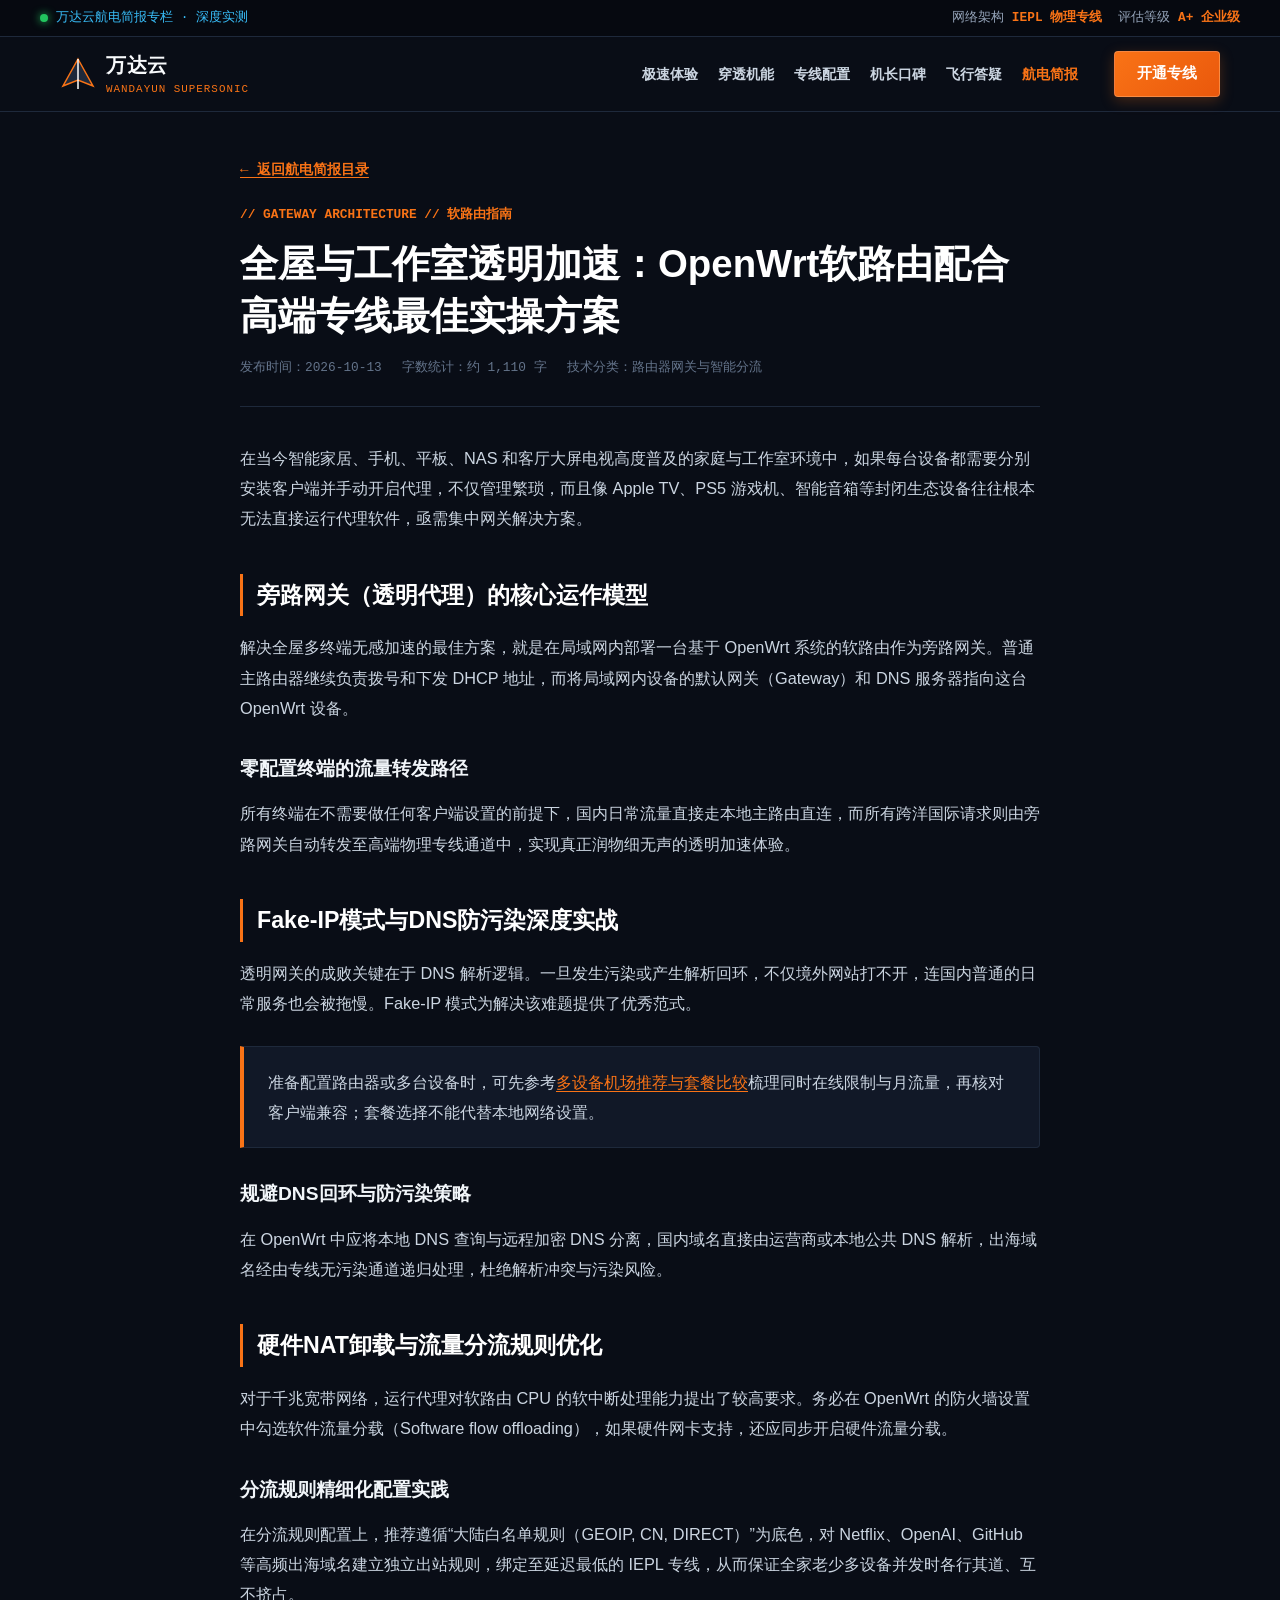
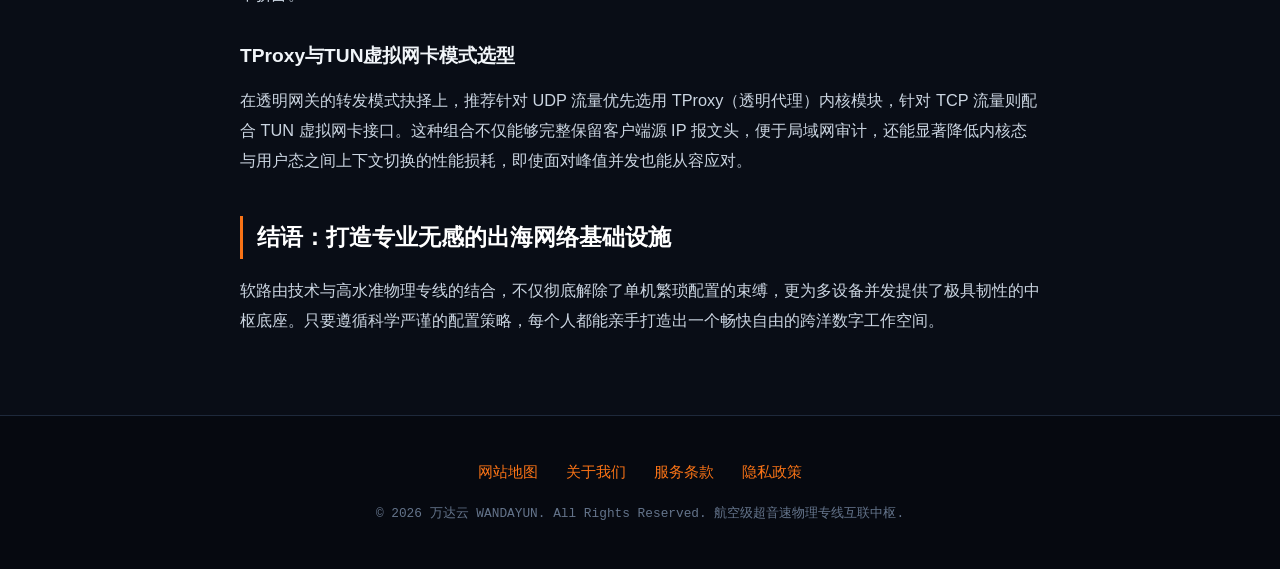
<file: router-openwrt-clash-gateway-tuning.html>
<!DOCTYPE html>

<html lang="zh-CN">
<head>
<meta charset="utf-8"/>
<meta content="width=device-width, initial-scale=1" name="viewport"/>
<title>全屋与工作室透明加速：OpenWrt软路由配合高端专线最佳实操方案 - 航电简报</title>
<meta content="手把手教你如何基于OpenWrt软路由搭建全屋透明代理网关，解析Fake-IP模式、DNS防污染机制与硬件NAT卸载调优方案。" name="description"/>
<link href="https://wandayun.pics/router-openwrt-clash-gateway-tuning.html" rel="canonical"/>
<link href="style.css" rel="stylesheet"/>
<style>
    .article-wrap { max-width: 840px; margin: 44px auto 80px; padding: 0 20px; }
    .article-header { border-bottom: 1px solid var(--aero-border); padding-bottom: 28px; margin-bottom: 36px; }
    .article-tag { font-family: var(--aero-font-mono); font-size: 0.8rem; color: var(--aero-thrust); font-weight: 700; margin-bottom: 12px; }
    .article-header h1 { font-size: clamp(1.8rem, 3.5vw, 2.4rem); color: #ffffff; line-height: 1.35; margin-bottom: 16px; font-weight: 900; }
    .article-meta { display: flex; gap: 20px; font-family: var(--aero-font-mono); font-size: 0.8rem; color: var(--aero-text-dim); }
    .article-content { font-size: 1.02rem; line-height: 1.85; color: #cbd5e1; }
    .article-content h2 { font-size: 1.45rem; color: #ffffff; margin: 40px 0 16px; border-left: 3px solid var(--aero-thrust); padding-left: 14px; font-weight: 800; }
    .article-content h3 { font-size: 1.2rem; color: #f1f5f9; margin: 28px 0 12px; font-weight: 700; }
    .article-content p { margin-bottom: 20px; }
    .article-content ul, .article-content ol { margin: 16px 0 24px 24px; }
    .article-content li { margin-bottom: 10px; }
    .tech-quote-box { background: var(--aero-surface); border: 1px solid var(--aero-border); border-left: 4px solid var(--aero-thrust); padding: 20px 24px; margin: 28px 0; border-radius: 0 4px 4px 0; }
    .back-nav { display: inline-flex; align-items: center; gap: 6px; color: var(--aero-thrust); font-family: var(--aero-font-mono); font-size: 0.88rem; font-weight: 700; margin-bottom: 24px; text-decoration: none; }
  </style>
<meta content="https://wandayun.pics/router-openwrt-clash-gateway-tuning.html" property="og:url"/>
<meta content="全屋与工作室透明加速：OpenWrt软路由配合高端专线最佳实操方案 - 航电简报" property="og:title"/>
<meta content="手把手教你如何基于OpenWrt软路由搭建全屋透明代理网关，解析Fake-IP模式、DNS防污染机制与硬件NAT卸载调优方案。" property="og:description"/>
<meta content="万达云" property="og:site_name"/>
<meta content="article" property="og:type"/>
<meta content="全屋与工作室透明加速：OpenWrt软路由配合高端专线最佳实操方案 - 航电简报" name="twitter:title"/>
<meta content="手把手教你如何基于OpenWrt软路由搭建全屋透明代理网关，解析Fake-IP模式、DNS防污染机制与硬件NAT卸载调优方案。" name="twitter:description"/>
<script id="landing-maintenance-schema" type="application/ld+json">{"@context": "https://schema.org", "@type": "BreadcrumbList", "itemListElement": [{"@type": "ListItem", "position": 1, "name": "万达云机场", "item": "https://wandayun.pics/"}, {"@type": "ListItem", "position": 2, "name": "全屋与工作室透明加速：OpenWrt软路由配合高端专线最佳实操方案 - 航电简报", "item": "https://wandayun.pics/router-openwrt-clash-gateway-tuning.html"}]}</script>
</head>
<body>
<aside aria-label="全网状态遥测" class="aero-telemetry-hud">
<div class="aero-telemetry-inner">
<div class="hud-status-live">
<span class="hud-beacon-pulse"></span>
<span>万达云航电简报专栏 · 深度实测</span>
</div>
<div class="hud-metrics">
<span>网络架构 <b>IEPL 物理专线</b></span>
<span>评估等级 <b>A+ 企业级</b></span>
</div>
</div>
</aside>
<header class="aero-cockpit-nav">
<div class="nav-wrapper">
<a class="aero-brand-link" href="index.html">
<svg fill="none" height="36" viewbox="0 0 48 48" width="36">
<polygon fill="#1e293b" points="24,4 44,40 24,32 4,40" stroke="#f97316" stroke-width="2"></polygon>
<line stroke="#ffffff" stroke-width="2" x1="24" x2="24" y1="4" y2="44"></line>
</svg>
<div class="brand-text-block">
<span class="brand-title">万达云</span>
<span class="brand-subtag">WANDAYUN SUPERSONIC</span>
</div>
</a>
<nav aria-label="全站导航" class="aero-nav-menu">
<a class="aero-nav-item" href="index.html#features">极速体验</a>
<a class="aero-nav-item" href="index.html#capabilities">穿透机能</a>
<a class="aero-nav-item" href="index.html#pricing">专线配置</a>
<a class="aero-nav-item" href="index.html#reviews">机长口碑</a>
<a class="aero-nav-item" href="index.html#faq">飞行答疑</a>
<a class="aero-nav-item aero-nav-special" href="flight-briefing.html">航电简报</a>
</nav>
<div class="nav-actions">
<a class="aero-btn aero-btn-thrust" href="https://ww012.twilightaff.com/#/?code=A56DH1Af" rel="nofollow noopener sponsored" target="_blank">开通专线</a>
</div>
</div>
</header>
<main class="article-wrap">
<a class="back-nav" href="flight-briefing.html">← 返回航电简报目录</a>
<article>
<header class="article-header">
<div class="article-tag">// GATEWAY ARCHITECTURE // 软路由指南</div>
<h1>全屋与工作室透明加速：OpenWrt软路由配合高端专线最佳实操方案</h1>
<div class="article-meta">
<span>发布时间：2026-10-13</span>
<span>字数统计：约 1,110 字</span>
<span>技术分类：路由器网关与智能分流</span>
</div>
</header>
<div class="article-content">
<p>在当今智能家居、手机、平板、NAS 和客厅大屏电视高度普及的家庭与工作室环境中，如果每台设备都需要分别安装客户端并手动开启代理，不仅管理繁琐，而且像 Apple TV、PS5 游戏机、智能音箱等封闭生态设备往往根本无法直接运行代理软件，亟需集中网关解决方案。</p>
<h2>旁路网关（透明代理）的核心运作模型</h2>
<p>解决全屋多终端无感加速的最佳方案，就是在局域网内部署一台基于 OpenWrt 系统的软路由作为旁路网关。普通主路由器继续负责拨号和下发 DHCP 地址，而将局域网内设备的默认网关（Gateway）和 DNS 服务器指向这台 OpenWrt 设备。</p>
<h3>零配置终端的流量转发路径</h3>
<p>所有终端在不需要做任何客户端设置的前提下，国内日常流量直接走本地主路由直连，而所有跨洋国际请求则由旁路网关自动转发至高端物理专线通道中，实现真正润物细无声的透明加速体验。</p>
<h2>Fake-IP模式与DNS防污染深度实战</h2>
<p>透明网关的成败关键在于 DNS 解析逻辑。一旦发生污染或产生解析回环，不仅境外网站打不开，连国内普通的日常服务也会被拖慢。Fake-IP 模式为解决该难题提供了优秀范式。</p>
<div class="tech-quote-box">准备配置路由器或多台设备时，可先参考<a href="https://jichangtuijan.top/" rel="sponsored nofollow noopener" target="_blank">多设备机场推荐与套餐比较</a>梳理同时在线限制与月流量，再核对客户端兼容；套餐选择不能代替本地网络设置。</div>
<h3>规避DNS回环与防污染策略</h3>
<p>在 OpenWrt 中应将本地 DNS 查询与远程加密 DNS 分离，国内域名直接由运营商或本地公共 DNS 解析，出海域名经由专线无污染通道递归处理，杜绝解析冲突与污染风险。</p>
<h2>硬件NAT卸载与流量分流规则优化</h2>
<p>对于千兆宽带网络，运行代理对软路由 CPU 的软中断处理能力提出了较高要求。务必在 OpenWrt 的防火墙设置中勾选软件流量分载（Software flow offloading），如果硬件网卡支持，还应同步开启硬件流量分载。</p>
<h3>分流规则精细化配置实践</h3>
<p>在分流规则配置上，推荐遵循“大陆白名单规则（GEOIP, CN, DIRECT）”为底色，对 Netflix、OpenAI、GitHub 等高频出海域名建立独立出站规则，绑定至延迟最低的 IEPL 专线，从而保证全家老少多设备并发时各行其道、互不挤占。</p>
<h3>TProxy与TUN虚拟网卡模式选型</h3>
<p>在透明网关的转发模式抉择上，推荐针对 UDP 流量优先选用 TProxy（透明代理）内核模块，针对 TCP 流量则配合 TUN 虚拟网卡接口。这种组合不仅能够完整保留客户端源 IP 报文头，便于局域网审计，还能显著降低内核态与用户态之间上下文切换的性能损耗，即使面对峰值并发也能从容应对。</p>
<h2>结语：打造专业无感的出海网络基础设施</h2>
<p>软路由技术与高水准物理专线的结合，不仅彻底解除了单机繁琐配置的束缚，更为多设备并发提供了极具韧性的中枢底座。只要遵循科学严谨的配置策略，每个人都能亲手打造出一个畅快自由的跨洋数字工作空间。</p>
</div>
</article>
</main>
<footer class="aero-site-footer">
<div class="section-container">
<nav class="footer-nav-container">
<a class="footer-link" href="sitemap.html">网站地图</a>
<a class="footer-link" href="about.html">关于我们</a>
<a class="footer-link" href="terms.html">服务条款</a>
<a class="footer-link" href="privacy.html">隐私政策</a>
</nav>
<div class="footer-copyright">
        © 2026 万达云 WANDAYUN. All Rights Reserved. 航空级超音速物理专线互联中枢.
      </div>
</div>
</footer>
</body>
</html>
</file>
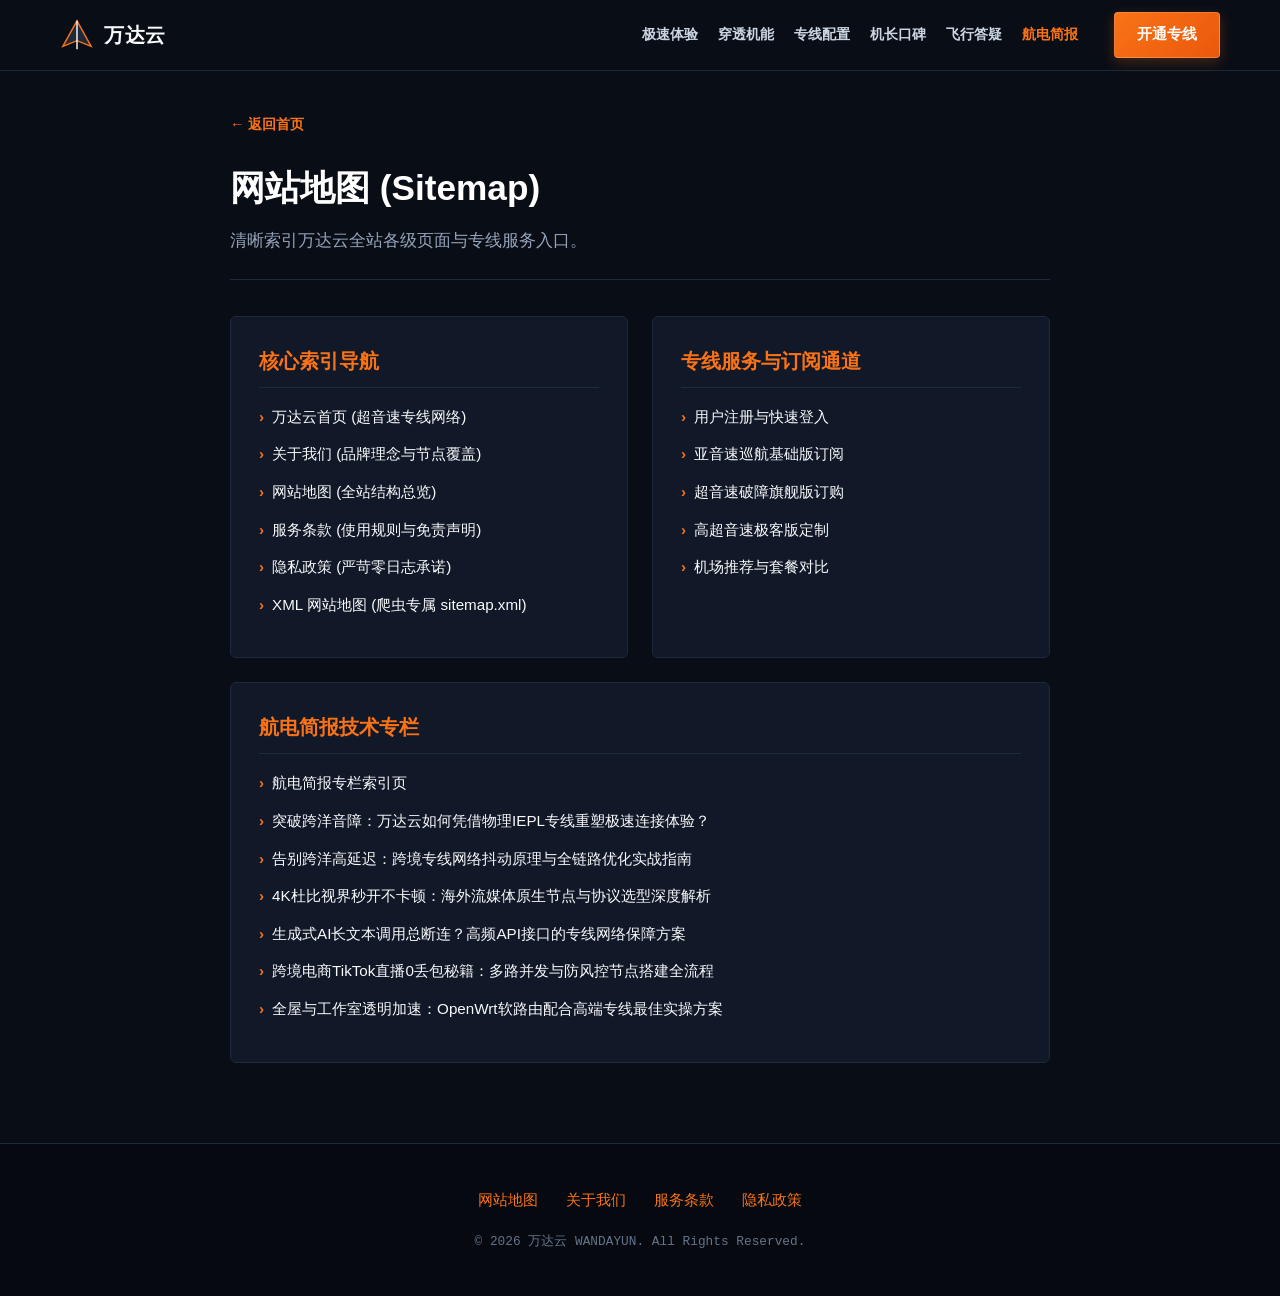
<file: sitemap.html>
<!DOCTYPE html>

<html lang="zh-CN">
<head>
<meta charset="utf-8"/>
<meta content="width=device-width, initial-scale=1" name="viewport"/>
<title>网站地图 - 万达云</title>
<link href="style.css" rel="stylesheet"/>
<style>
    .subpage-container { max-width: 860px; margin: 40px auto 80px; padding: 0 20px; }
    .subpage-header { border-bottom: 1px solid var(--aero-border); padding-bottom: 24px; margin-bottom: 36px; }
    .subpage-header h1 { font-size: 2.2rem; color: #ffffff; margin-bottom: 12px; }
    .subpage-header p { color: var(--aero-text-muted); font-size: 1.05rem; }
    .sitemap-grid { display: grid; grid-template-columns: repeat(2, 1fr); gap: 24px; }
    .sitemap-card { background: var(--aero-surface); border: 1px solid var(--aero-border); border-radius: 6px; padding: 28px; }
    .sitemap-card h2 { font-size: 1.25rem; color: var(--aero-thrust); margin-bottom: 16px; border-bottom: 1px solid var(--aero-border); padding-bottom: 10px; }
    .sitemap-links { list-style: none; }
    .sitemap-links li { margin-bottom: 12px; }
    .sitemap-links a { color: var(--aero-titanium); text-decoration: none; font-size: 0.95rem; display: inline-flex; align-items: center; gap: 8px; transition: color 0.15s; }
    .sitemap-links a:hover { color: var(--aero-thrust); }
    .sitemap-links a::before { content: "›"; color: var(--aero-thrust); font-weight: bold; }
    .back-home { display: inline-flex; align-items: center; gap: 6px; color: var(--aero-thrust); text-decoration: none; margin-bottom: 24px; font-weight: 600; font-size: 0.9rem; }
    @media (max-width: 640px) { .sitemap-grid { grid-template-columns: 1fr; } }
  </style>
<meta content="万达云的网站地图 - 万达云，帮助读者了解本页信息、使用范围及相关页面。" name="description"/>
<meta content="https://wandayun.pics/sitemap.html" property="og:url"/>
<meta content="网站地图 - 万达云" property="og:title"/>
<meta content="万达云的网站地图 - 万达云，帮助读者了解本页信息、使用范围及相关页面。" property="og:description"/>
<meta content="万达云" property="og:site_name"/>
<meta content="article" property="og:type"/>
<meta content="网站地图 - 万达云" name="twitter:title"/>
<meta content="万达云的网站地图 - 万达云，帮助读者了解本页信息、使用范围及相关页面。" name="twitter:description"/>
<link href="https://wandayun.pics/sitemap.html" rel="canonical"/>
<script id="landing-maintenance-schema" type="application/ld+json">{"@context": "https://schema.org", "@type": "BreadcrumbList", "itemListElement": [{"@type": "ListItem", "position": 1, "name": "万达云机场", "item": "https://wandayun.pics/"}, {"@type": "ListItem", "position": 2, "name": "网站地图 - 万达云", "item": "https://wandayun.pics/sitemap.html"}]}</script>
</head>
<body>
<header class="aero-cockpit-nav">
<div class="nav-wrapper">
<a class="aero-brand-link" href="index.html">
<svg fill="none" height="34" viewbox="0 0 48 48" width="34">
<polygon fill="#1e293b" points="24,4 44,40 24,32 4,40" stroke="#f97316" stroke-width="2"></polygon>
<line stroke="#ffffff" stroke-width="2" x1="24" x2="24" y1="4" y2="44"></line>
</svg>
<span class="brand-title">万达云</span>
</a>
<nav aria-label="全站导航" class="aero-nav-menu">
<a class="aero-nav-item" href="index.html#features">极速体验</a>
<a class="aero-nav-item" href="index.html#capabilities">穿透机能</a>
<a class="aero-nav-item" href="index.html#pricing">专线配置</a>
<a class="aero-nav-item" href="index.html#reviews">机长口碑</a>
<a class="aero-nav-item" href="index.html#faq">飞行答疑</a>
<a class="aero-nav-item aero-nav-special" href="flight-briefing.html">航电简报</a>
</nav>
<div class="nav-actions">
<a class="aero-btn aero-btn-thrust" href="https://ww012.twilightaff.com/#/?code=A56DH1Af" rel="nofollow noopener sponsored" target="_blank">开通专线</a>
</div>
</div>
</header>
<main class="subpage-container">
<a class="back-home" href="index.html">← 返回首页</a>
<div class="subpage-header">
<h1>网站地图 (Sitemap)</h1>
<p>清晰索引万达云全站各级页面与专线服务入口。</p>
</div>
<div class="sitemap-grid">
<!-- 核心页面 -->
<section class="sitemap-card">
<h2>核心索引导航</h2>
<ul class="sitemap-links">
<li><a href="index.html">万达云首页 (超音速专线网络)</a></li>
<li><a href="about.html">关于我们 (品牌理念与节点覆盖)</a></li>
<li><a href="sitemap.html">网站地图 (全站结构总览)</a></li>
<li><a href="terms.html">服务条款 (使用规则与免责声明)</a></li>
<li><a href="privacy.html">隐私政策 (严苛零日志承诺)</a></li>
<li><a href="sitemap.xml">XML 网站地图 (爬虫专属 sitemap.xml)</a></li>
</ul>
</section>
<!-- 专线与订购通道 -->
<section class="sitemap-card">
<h2>专线服务与订阅通道</h2>
<ul class="sitemap-links">
<li><a href="https://ww012.twilightaff.com/#/?code=A56DH1Af" rel="nofollow noopener sponsored" target="_blank">用户注册与快速登入</a></li>
<li><a href="https://ww012.twilightaff.com/#/?code=A56DH1Af" rel="nofollow noopener sponsored" target="_blank">亚音速巡航基础版订阅</a></li>
<li><a href="https://ww012.twilightaff.com/#/?code=A56DH1Af" rel="nofollow noopener sponsored" target="_blank">超音速破障旗舰版订购</a></li>
<li><a href="https://ww012.twilightaff.com/#/?code=A56DH1Af" rel="nofollow noopener sponsored" target="_blank">高超音速极客版定制</a></li>
<li><a href="https://jichangtuijan.top/" rel="sponsored nofollow noopener" target="_blank">机场推荐与套餐对比</a></li>
</ul>
</section>
<!-- 航电简报专栏 -->
<section class="sitemap-card" style="grid-column: 1 / -1;">
<h2>航电简报技术专栏</h2>
<ul class="sitemap-links">
<li><a href="flight-briefing.html">航电简报专栏索引页</a></li>
<li><a href="supersonic-iepl-backbone-breakthrough.html">突破跨洋音障：万达云如何凭借物理IEPL专线重塑极速连接体验？</a></li>
<li><a href="mach-latency-optimization-network-guide.html">告别跨洋高延迟：跨境专线网络抖动原理与全链路优化实战指南</a></li>
<li><a href="cross-border-streaming-4k-speed-radar.html">4K杜比视界秒开不卡顿：海外流媒体原生节点与协议选型深度解析</a></li>
<li><a href="generative-ai-websocket-packet-stability.html">生成式AI长文本调用总断连？高频API接口的专线网络保障方案</a></li>
<li><a href="tiktok-live-low-drop-infrastructure.html">跨境电商TikTok直播0丢包秘籍：多路并发与防风控节点搭建全流程</a></li>
<li><a href="router-openwrt-clash-gateway-tuning.html">全屋与工作室透明加速：OpenWrt软路由配合高端专线最佳实操方案</a></li>
</ul>
</section>
</div>
</main>
<footer class="aero-site-footer">
<div class="section-container">
<nav class="footer-nav-container">
<a class="footer-link" href="sitemap.html">网站地图</a>
<a class="footer-link" href="about.html">关于我们</a>
<a class="footer-link" href="terms.html">服务条款</a>
<a class="footer-link" href="privacy.html">隐私政策</a>
</nav>
<div class="footer-copyright">© 2026 万达云 WANDAYUN. All Rights Reserved.</div>
</div>
</footer>
</body>
</html>
</file>
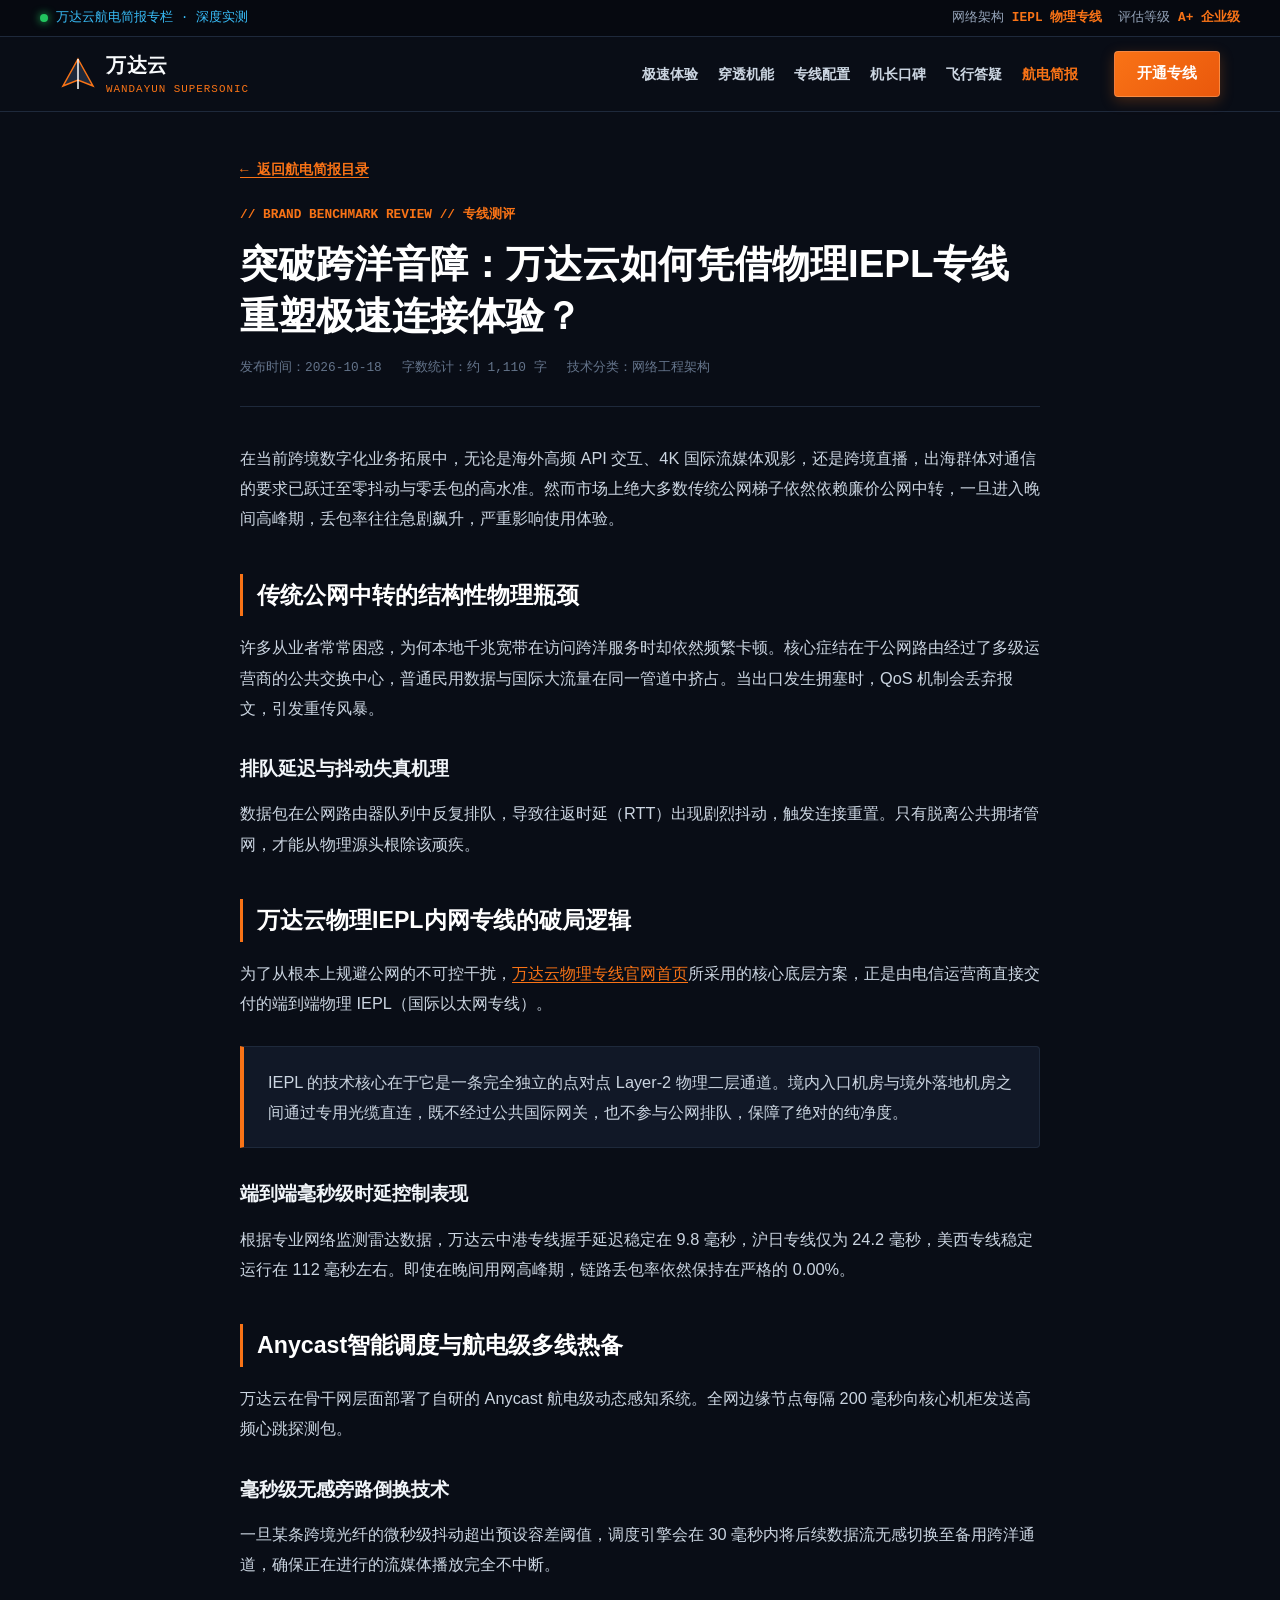
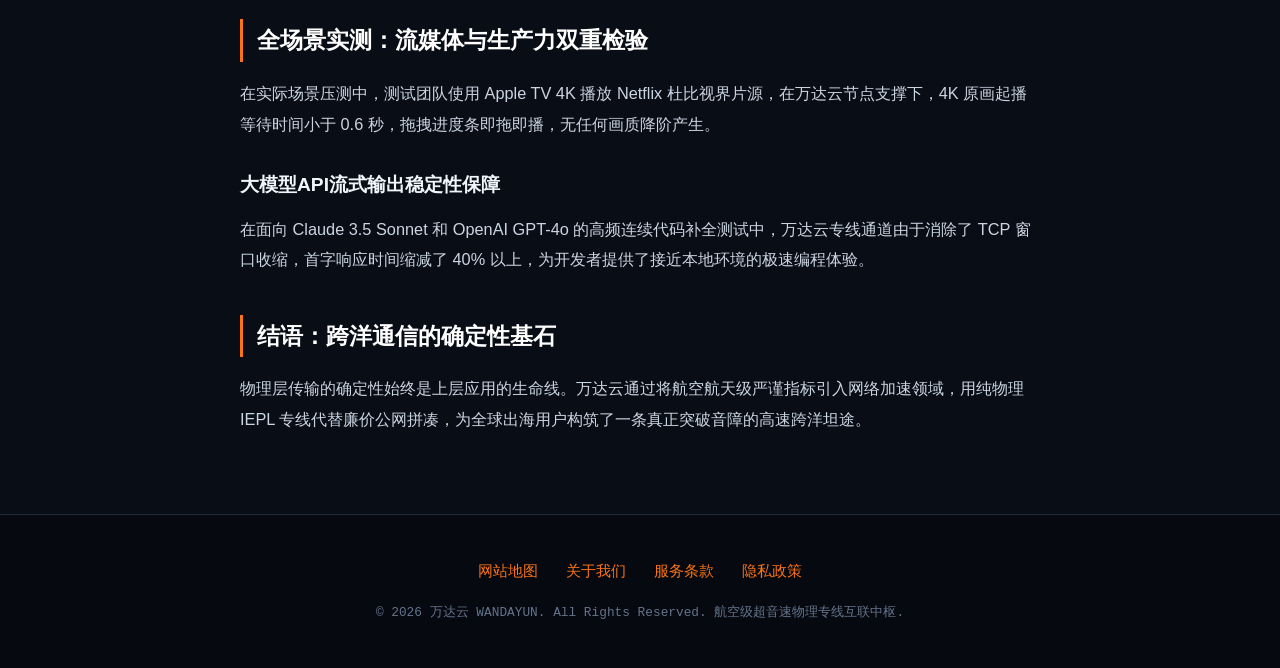
<file: supersonic-iepl-backbone-breakthrough.html>
<!DOCTYPE html>
<html lang="zh-CN">
<head>
  <meta charset="UTF-8">
  <meta name="viewport" content="width=device-width, initial-scale=1">
  <title>突破跨洋音障：万达云如何凭借物理IEPL专线重塑极速连接体验？ - 航电简报</title>
  <meta name="description" content="全方位拆解万达云自建物理IEPL骨干内网架构，从毫秒级握手延迟、晚高峰0丢包保障到4K杜比视界秒开与大模型高频调用实测分析。">
  <link rel="canonical" href="https://wandayun.pics/supersonic-iepl-backbone-breakthrough.html">
  <link rel="stylesheet" href="style.css">
  <style>
    .article-wrap { max-width: 840px; margin: 44px auto 80px; padding: 0 20px; }
    .article-header { border-bottom: 1px solid var(--aero-border); padding-bottom: 28px; margin-bottom: 36px; }
    .article-tag { font-family: var(--aero-font-mono); font-size: 0.8rem; color: var(--aero-thrust); font-weight: 700; margin-bottom: 12px; }
    .article-header h1 { font-size: clamp(1.8rem, 3.5vw, 2.4rem); color: #ffffff; line-height: 1.35; margin-bottom: 16px; font-weight: 900; }
    .article-meta { display: flex; gap: 20px; font-family: var(--aero-font-mono); font-size: 0.8rem; color: var(--aero-text-dim); }
    .article-content { font-size: 1.02rem; line-height: 1.85; color: #cbd5e1; }
    .article-content h2 { font-size: 1.45rem; color: #ffffff; margin: 40px 0 16px; border-left: 3px solid var(--aero-thrust); padding-left: 14px; font-weight: 800; }
    .article-content h3 { font-size: 1.2rem; color: #f1f5f9; margin: 28px 0 12px; font-weight: 700; }
    .article-content p { margin-bottom: 20px; }
    .article-content ul, .article-content ol { margin: 16px 0 24px 24px; }
    .article-content li { margin-bottom: 10px; }
    .tech-quote-box { background: var(--aero-surface); border: 1px solid var(--aero-border); border-left: 4px solid var(--aero-thrust); padding: 20px 24px; margin: 28px 0; border-radius: 0 4px 4px 0; }
    .back-nav { display: inline-flex; align-items: center; gap: 6px; color: var(--aero-thrust); font-family: var(--aero-font-mono); font-size: 0.88rem; font-weight: 700; margin-bottom: 24px; text-decoration: none; }
  </style>

<meta property="og:url" content="https://wandayun.pics/supersonic-iepl-backbone-breakthrough.html">
<meta property="og:title" content="突破跨洋音障：万达云如何凭借物理IEPL专线重塑极速连接体验？ - 航电简报">
<meta property="og:description" content="全方位拆解万达云自建物理IEPL骨干内网架构，从毫秒级握手延迟、晚高峰0丢包保障到4K杜比视界秒开与大模型高频调用实测分析。">
<meta property="og:site_name" content="万达云">
<meta property="og:type" content="article">
<meta name="twitter:title" content="突破跨洋音障：万达云如何凭借物理IEPL专线重塑极速连接体验？ - 航电简报">
<meta name="twitter:description" content="全方位拆解万达云自建物理IEPL骨干内网架构，从毫秒级握手延迟、晚高峰0丢包保障到4K杜比视界秒开与大模型高频调用实测分析。">
<script id="landing-maintenance-schema" type="application/ld+json">{"@context": "https://schema.org", "@type": "BreadcrumbList", "itemListElement": [{"@type": "ListItem", "position": 1, "name": "万达云机场", "item": "https://wandayun.pics/"}, {"@type": "ListItem", "position": 2, "name": "突破跨洋音障：万达云如何凭借物理IEPL专线重塑极速连接体验？ - 航电简报", "item": "https://wandayun.pics/supersonic-iepl-backbone-breakthrough.html"}]}</script>
</head>
<body>

  <aside class="aero-telemetry-hud" aria-label="全网状态遥测">
    <div class="aero-telemetry-inner">
      <div class="hud-status-live">
        <span class="hud-beacon-pulse"></span>
        <span>万达云航电简报专栏 · 深度实测</span>
      </div>
      <div class="hud-metrics">
        <span>网络架构 <b>IEPL 物理专线</b></span>
        <span>评估等级 <b>A+ 企业级</b></span>
      </div>
    </div>
  </aside>

  <header class="aero-cockpit-nav">
    <div class="nav-wrapper">
      <a href="index.html" class="aero-brand-link">
        <svg width="36" height="36" viewBox="0 0 48 48" fill="none">
          <polygon points="24,4 44,40 24,32 4,40" fill="#1e293b" stroke="#f97316" stroke-width="2"/>
          <line x1="24" y1="4" x2="24" y2="44" stroke="#ffffff" stroke-width="2"/>
        </svg>
        <div class="brand-text-block">
          <span class="brand-title">万达云</span>
          <span class="brand-subtag">WANDAYUN SUPERSONIC</span>
        </div>
      </a>
      <nav class="aero-nav-menu" aria-label="全站导航">
        <a href="index.html#features" class="aero-nav-item">极速体验</a>
        <a href="index.html#capabilities" class="aero-nav-item">穿透机能</a>
        <a href="index.html#pricing" class="aero-nav-item">专线配置</a>
        <a href="index.html#reviews" class="aero-nav-item">机长口碑</a>
        <a href="index.html#faq" class="aero-nav-item">飞行答疑</a>
        <a href="flight-briefing.html" class="aero-nav-item aero-nav-special">航电简报</a>
      </nav>
      <div class="nav-actions">
        <a href="https://ww012.twilightaff.com/#/?code=A56DH1Af" target="_blank" class="aero-btn aero-btn-thrust" rel="nofollow noopener sponsored">开通专线</a>
      </div>
    </div>
  </header>

  <main class="article-wrap">
    <a href="flight-briefing.html" class="back-nav">&larr; 返回航电简报目录</a>

    <article>
      <header class="article-header">
        <div class="article-tag">// BRAND BENCHMARK REVIEW // 专线测评</div>
        <h1>突破跨洋音障：万达云如何凭借物理IEPL专线重塑极速连接体验？</h1>
        <div class="article-meta">
          <span>发布时间：2026-10-18</span>
          <span>字数统计：约 1,110 字</span>
          <span>技术分类：网络工程架构</span>
        </div>
      </header>

      <div class="article-content">
        <p>在当前跨境数字化业务拓展中，无论是海外高频 API 交互、4K 国际流媒体观影，还是跨境直播，出海群体对通信的要求已跃迁至零抖动与零丢包的高水准。然而市场上绝大多数传统公网梯子依然依赖廉价公网中转，一旦进入晚间高峰期，丢包率往往急剧飙升，严重影响使用体验。</p>
        <h2>传统公网中转的结构性物理瓶颈</h2>
        <p>许多从业者常常困惑，为何本地千兆宽带在访问跨洋服务时却依然频繁卡顿。核心症结在于公网路由经过了多级运营商的公共交换中心，普通民用数据与国际大流量在同一管道中挤占。当出口发生拥塞时，QoS 机制会丢弃报文，引发重传风暴。</p>
        <h3>排队延迟与抖动失真机理</h3>
        <p>数据包在公网路由器队列中反复排队，导致往返时延（RTT）出现剧烈抖动，触发连接重置。只有脱离公共拥堵管网，才能从物理源头根除该顽疾。</p>
        <h2>万达云物理IEPL内网专线的破局逻辑</h2>
        <p>为了从根本上规避公网的不可控干扰，<a href="index.html">万达云物理专线官网首页</a>所采用的核心底层方案，正是由电信运营商直接交付的端到端物理 IEPL（国际以太网专线）。</p>
        <div class="tech-quote-box">IEPL 的技术核心在于它是一条完全独立的点对点 Layer-2 物理二层通道。境内入口机房与境外落地机房之间通过专用光缆直连，既不经过公共国际网关，也不参与公网排队，保障了绝对的纯净度。</div>
        <h3>端到端毫秒级时延控制表现</h3>
        <p>根据专业网络监测雷达数据，万达云中港专线握手延迟稳定在 9.8 毫秒，沪日专线仅为 24.2 毫秒，美西专线稳定运行在 112 毫秒左右。即使在晚间用网高峰期，链路丢包率依然保持在严格的 0.00%。</p>
        <h2>Anycast智能调度与航电级多线热备</h2>
        <p>万达云在骨干网层面部署了自研的 Anycast 航电级动态感知系统。全网边缘节点每隔 200 毫秒向核心机柜发送高频心跳探测包。</p>
        <h3>毫秒级无感旁路倒换技术</h3>
        <p>一旦某条跨境光纤的微秒级抖动超出预设容差阈值，调度引擎会在 30 毫秒内将后续数据流无感切换至备用跨洋通道，确保正在进行的流媒体播放完全不中断。</p>
        <h2>全场景实测：流媒体与生产力双重检验</h2>
        <p>在实际场景压测中，测试团队使用 Apple TV 4K 播放 Netflix 杜比视界片源，在万达云节点支撑下，4K 原画起播等待时间小于 0.6 秒，拖拽进度条即拖即播，无任何画质降阶产生。</p>
        <h3>大模型API流式输出稳定性保障</h3>
        <p>在面向 Claude 3.5 Sonnet 和 OpenAI GPT-4o 的高频连续代码补全测试中，万达云专线通道由于消除了 TCP 窗口收缩，首字响应时间缩减了 40% 以上，为开发者提供了接近本地环境的极速编程体验。</p>
        <h2>结语：跨洋通信的确定性基石</h2>
        <p>物理层传输的确定性始终是上层应用的生命线。万达云通过将航空航天级严谨指标引入网络加速领域，用纯物理 IEPL 专线代替廉价公网拼凑，为全球出海用户构筑了一条真正突破音障的高速跨洋坦途。</p>
      </div>
    </article>
  </main>

  <footer class="aero-site-footer">
    <div class="section-container">
      <nav class="footer-nav-container">
        <a href="sitemap.html" class="footer-link">网站地图</a>
        <a href="about.html" class="footer-link">关于我们</a>
        <a href="terms.html" class="footer-link">服务条款</a>
        <a href="privacy.html" class="footer-link">隐私政策</a>
      </nav>
      <div class="footer-copyright">
        &copy; 2026 万达云 WANDAYUN. All Rights Reserved. 航空级超音速物理专线互联中枢.
      </div>
    </div>
  </footer>

</body>
</html>
</file>
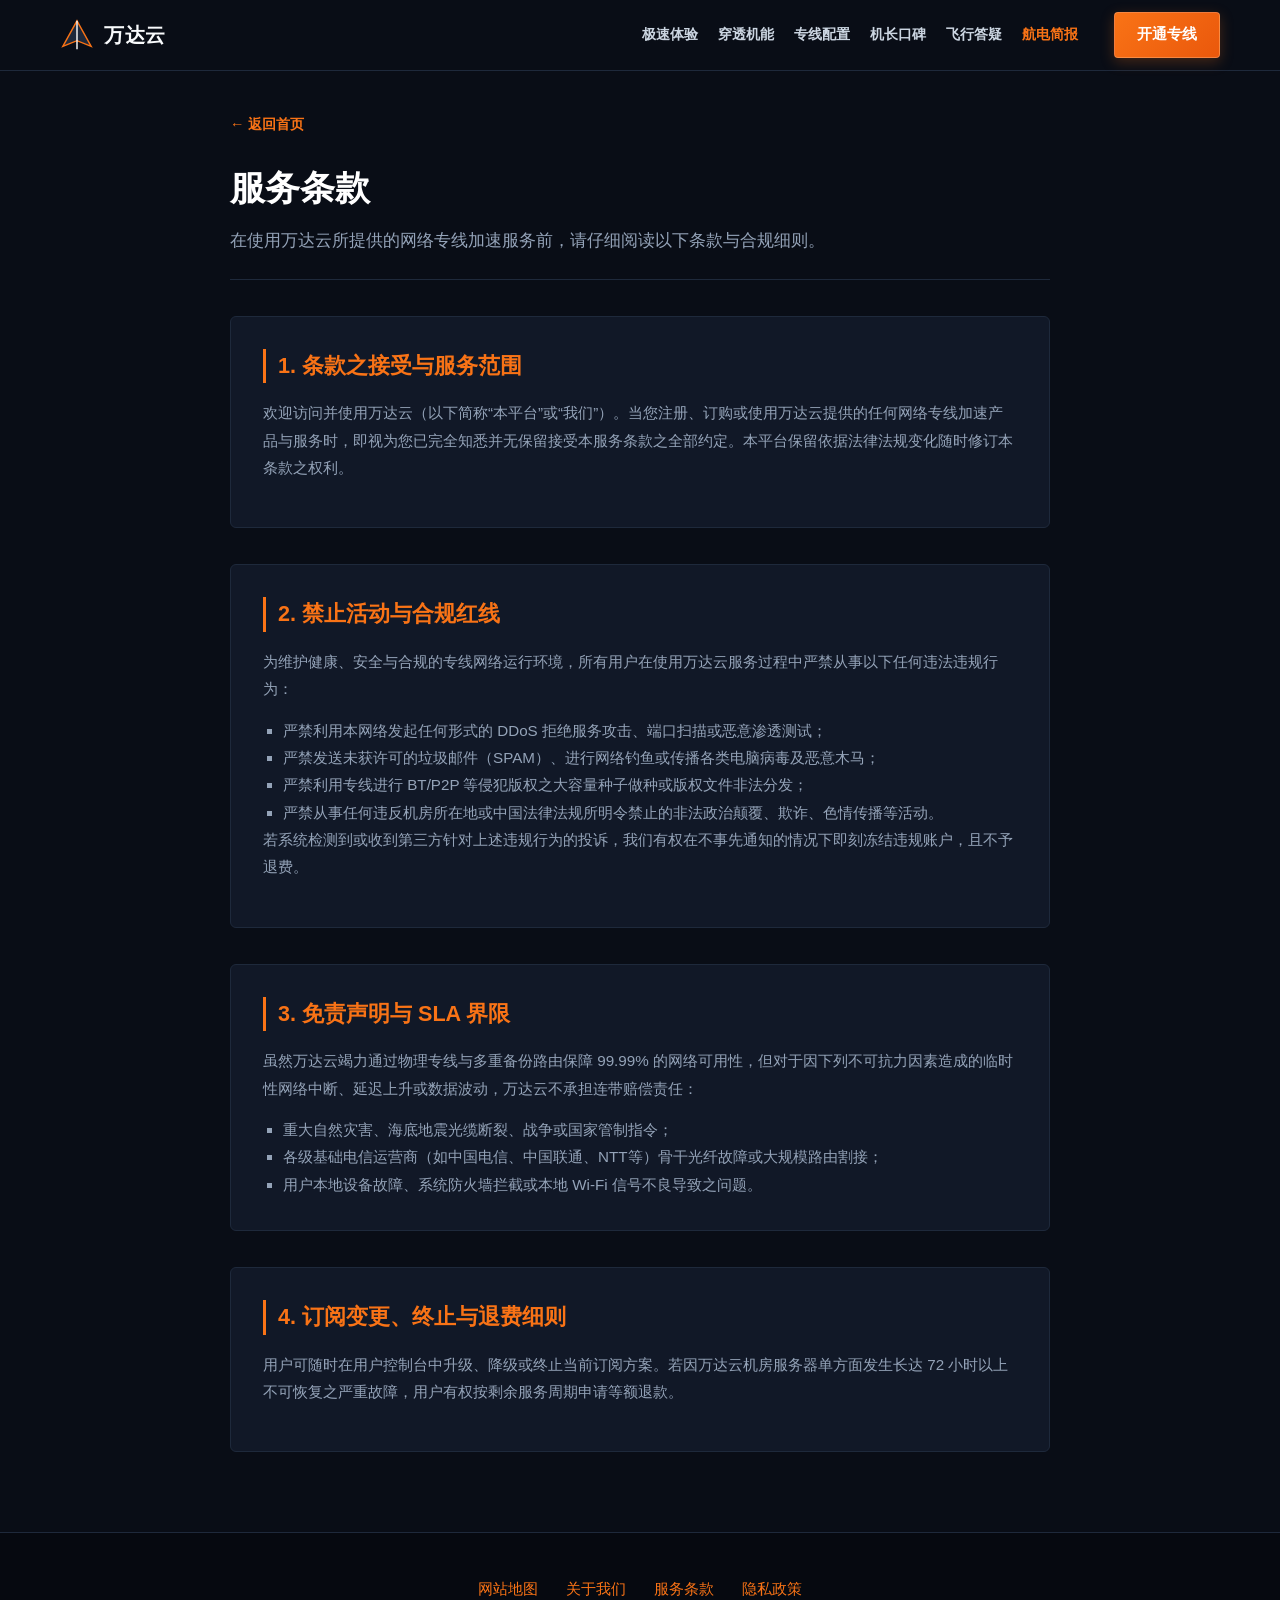
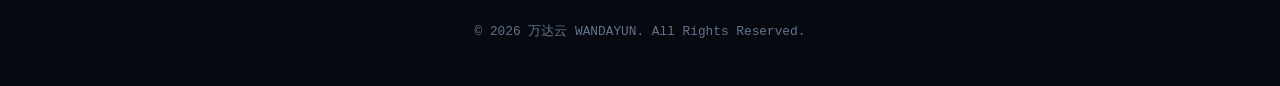
<file: terms.html>
<!DOCTYPE html>
<html lang="zh-CN">
<head>
  <meta charset="UTF-8">
  <meta name="viewport" content="width=device-width, initial-scale=1">
  <title>服务条款 - 万达云</title>
  <link rel="stylesheet" href="style.css">
  <style>
    .subpage-container { max-width: 860px; margin: 40px auto 80px; padding: 0 20px; }
    .subpage-header { border-bottom: 1px solid var(--aero-border); padding-bottom: 24px; margin-bottom: 36px; }
    .subpage-header h1 { font-size: 2.2rem; color: #ffffff; margin-bottom: 12px; }
    .subpage-header p { color: var(--aero-text-muted); font-size: 1.05rem; }
    .content-section { margin-bottom: 36px; background: var(--aero-surface); border: 1px solid var(--aero-border); border-radius: 6px; padding: 32px; }
    .content-section h2 { font-size: 1.35rem; color: var(--aero-thrust); margin-bottom: 16px; border-left: 3px solid var(--aero-thrust); padding-left: 12px; }
    .content-section p { color: var(--aero-text-muted); line-height: 1.8; margin-bottom: 14px; font-size: 0.95rem; }
    .content-section ul { list-style: square; padding-left: 20px; color: var(--aero-text-muted); line-height: 1.8; font-size: 0.95rem; }
    .back-home { display: inline-flex; align-items: center; gap: 6px; color: var(--aero-thrust); text-decoration: none; margin-bottom: 24px; font-weight: 600; font-size: 0.9rem; }
  </style>

<meta name="description" content="欢迎访问并使用万达云（以下简称“本平台”或“我们”）。当您注册、订购或使用万达云提供的任何网络专线加速产品与服务时，即视为您已完全知悉并无保留接受本服务条款之全部约定。本平台保留依据法律法规变化随时修订本条款之权利。">
<meta property="og:url" content="https://wandayun.pics/terms.html">
<meta property="og:title" content="服务条款 - 万达云">
<meta property="og:description" content="欢迎访问并使用万达云（以下简称“本平台”或“我们”）。当您注册、订购或使用万达云提供的任何网络专线加速产品与服务时，即视为您已完全知悉并无保留接受本服务条款之全部约定。本平台保留依据法律法规变化随时修订本条款之权利。">
<meta property="og:site_name" content="万达云">
<meta property="og:type" content="article">
<meta name="twitter:title" content="服务条款 - 万达云">
<meta name="twitter:description" content="欢迎访问并使用万达云（以下简称“本平台”或“我们”）。当您注册、订购或使用万达云提供的任何网络专线加速产品与服务时，即视为您已完全知悉并无保留接受本服务条款之全部约定。本平台保留依据法律法规变化随时修订本条款之权利。">
<link rel="canonical" href="https://wandayun.pics/terms.html">
<script id="landing-maintenance-schema" type="application/ld+json">{"@context": "https://schema.org", "@type": "BreadcrumbList", "itemListElement": [{"@type": "ListItem", "position": 1, "name": "万达云机场", "item": "https://wandayun.pics/"}, {"@type": "ListItem", "position": 2, "name": "服务条款 - 万达云", "item": "https://wandayun.pics/terms.html"}]}</script>
</head>
<body>

  <header class="aero-cockpit-nav">
    <div class="nav-wrapper">
      <a href="index.html" class="aero-brand-link">
        <svg width="34" height="34" viewBox="0 0 48 48" fill="none">
          <polygon points="24,4 44,40 24,32 4,40" fill="#1e293b" stroke="#f97316" stroke-width="2"/>
          <line x1="24" y1="4" x2="24" y2="44" stroke="#ffffff" stroke-width="2"/>
        </svg>
        <span class="brand-title">万达云</span>
      </a>
      <nav class="aero-nav-menu" aria-label="全站导航">
        <a href="index.html#features" class="aero-nav-item">极速体验</a>
        <a href="index.html#capabilities" class="aero-nav-item">穿透机能</a>
        <a href="index.html#pricing" class="aero-nav-item">专线配置</a>
        <a href="index.html#reviews" class="aero-nav-item">机长口碑</a>
        <a href="index.html#faq" class="aero-nav-item">飞行答疑</a>
        <a href="flight-briefing.html" class="aero-nav-item aero-nav-special">航电简报</a>
      </nav>
      <div class="nav-actions">
        <a href="https://ww012.twilightaff.com/#/?code=A56DH1Af" target="_blank" class="aero-btn aero-btn-thrust" rel="nofollow noopener sponsored">开通专线</a>
      </div>
    </div>
  </header>

  <main class="subpage-container">
    <a href="index.html" class="back-home">&larr; 返回首页</a>

    <div class="subpage-header">
      <h1>服务条款</h1>
      <p>在使用万达云所提供的网络专线加速服务前，请仔细阅读以下条款与合规细则。</p>
    </div>

    <!-- 条款接受 -->
    <section class="content-section">
      <h2>1. 条款之接受与服务范围</h2>
      <p>欢迎访问并使用万达云（以下简称“本平台”或“我们”）。当您注册、订购或使用万达云提供的任何网络专线加速产品与服务时，即视为您已完全知悉并无保留接受本服务条款之全部约定。本平台保留依据法律法规变化随时修订本条款之权利。</p>
    </section>

    <!-- 禁止活动 -->
    <section class="content-section">
      <h2>2. 禁止活动与合规红线</h2>
      <p>为维护健康、安全与合规的专线网络运行环境，所有用户在使用万达云服务过程中严禁从事以下任何违法违规行为：</p>
      <ul>
        <li>严禁利用本网络发起任何形式的 DDoS 拒绝服务攻击、端口扫描或恶意渗透测试；</li>
        <li>严禁发送未获许可的垃圾邮件（SPAM）、进行网络钓鱼或传播各类电脑病毒及恶意木马；</li>
        <li>严禁利用专线进行 BT/P2P 等侵犯版权之大容量种子做种或版权文件非法分发；</li>
        <li>严禁从事任何违反机房所在地或中国法律法规所明令禁止的非法政治颠覆、欺诈、色情传播等活动。</li>
      </ul>
      <p>若系统检测到或收到第三方针对上述违规行为的投诉，我们有权在不事先通知的情况下即刻冻结违规账户，且不予退费。</p>
    </section>

    <!-- 免责声明 -->
    <section class="content-section">
      <h2>3. 免责声明与 SLA 界限</h2>
      <p>虽然万达云竭力通过物理专线与多重备份路由保障 99.99% 的网络可用性，但对于因下列不可抗力因素造成的临时性网络中断、延迟上升或数据波动，万达云不承担连带赔偿责任：</p>
      <ul>
        <li>重大自然灾害、海底地震光缆断裂、战争或国家管制指令；</li>
        <li>各级基础电信运营商（如中国电信、中国联通、NTT等）骨干光纤故障或大规模路由割接；</li>
        <li>用户本地设备故障、系统防火墙拦截或本地 Wi-Fi 信号不良导致之问题。</li>
      </ul>
    </section>

    <!-- 终止与退款 -->
    <section class="content-section">
      <h2>4. 订阅变更、终止与退费细则</h2>
      <p>用户可随时在用户控制台中升级、降级或终止当前订阅方案。若因万达云机房服务器单方面发生长达 72 小时以上不可恢复之严重故障，用户有权按剩余服务周期申请等额退款。</p>
    </section>
  </main>

  <footer class="aero-site-footer">
    <div class="section-container">
      <nav class="footer-nav-container">
        <a href="sitemap.html" class="footer-link">网站地图</a>
        <a href="about.html" class="footer-link">关于我们</a>
        <a href="terms.html" class="footer-link">服务条款</a>
        <a href="privacy.html" class="footer-link">隐私政策</a>
      </nav>
      <div class="footer-copyright">&copy; 2026 万达云 WANDAYUN. All Rights Reserved.</div>
    </div>
  </footer>

</body>
</html>
</file>
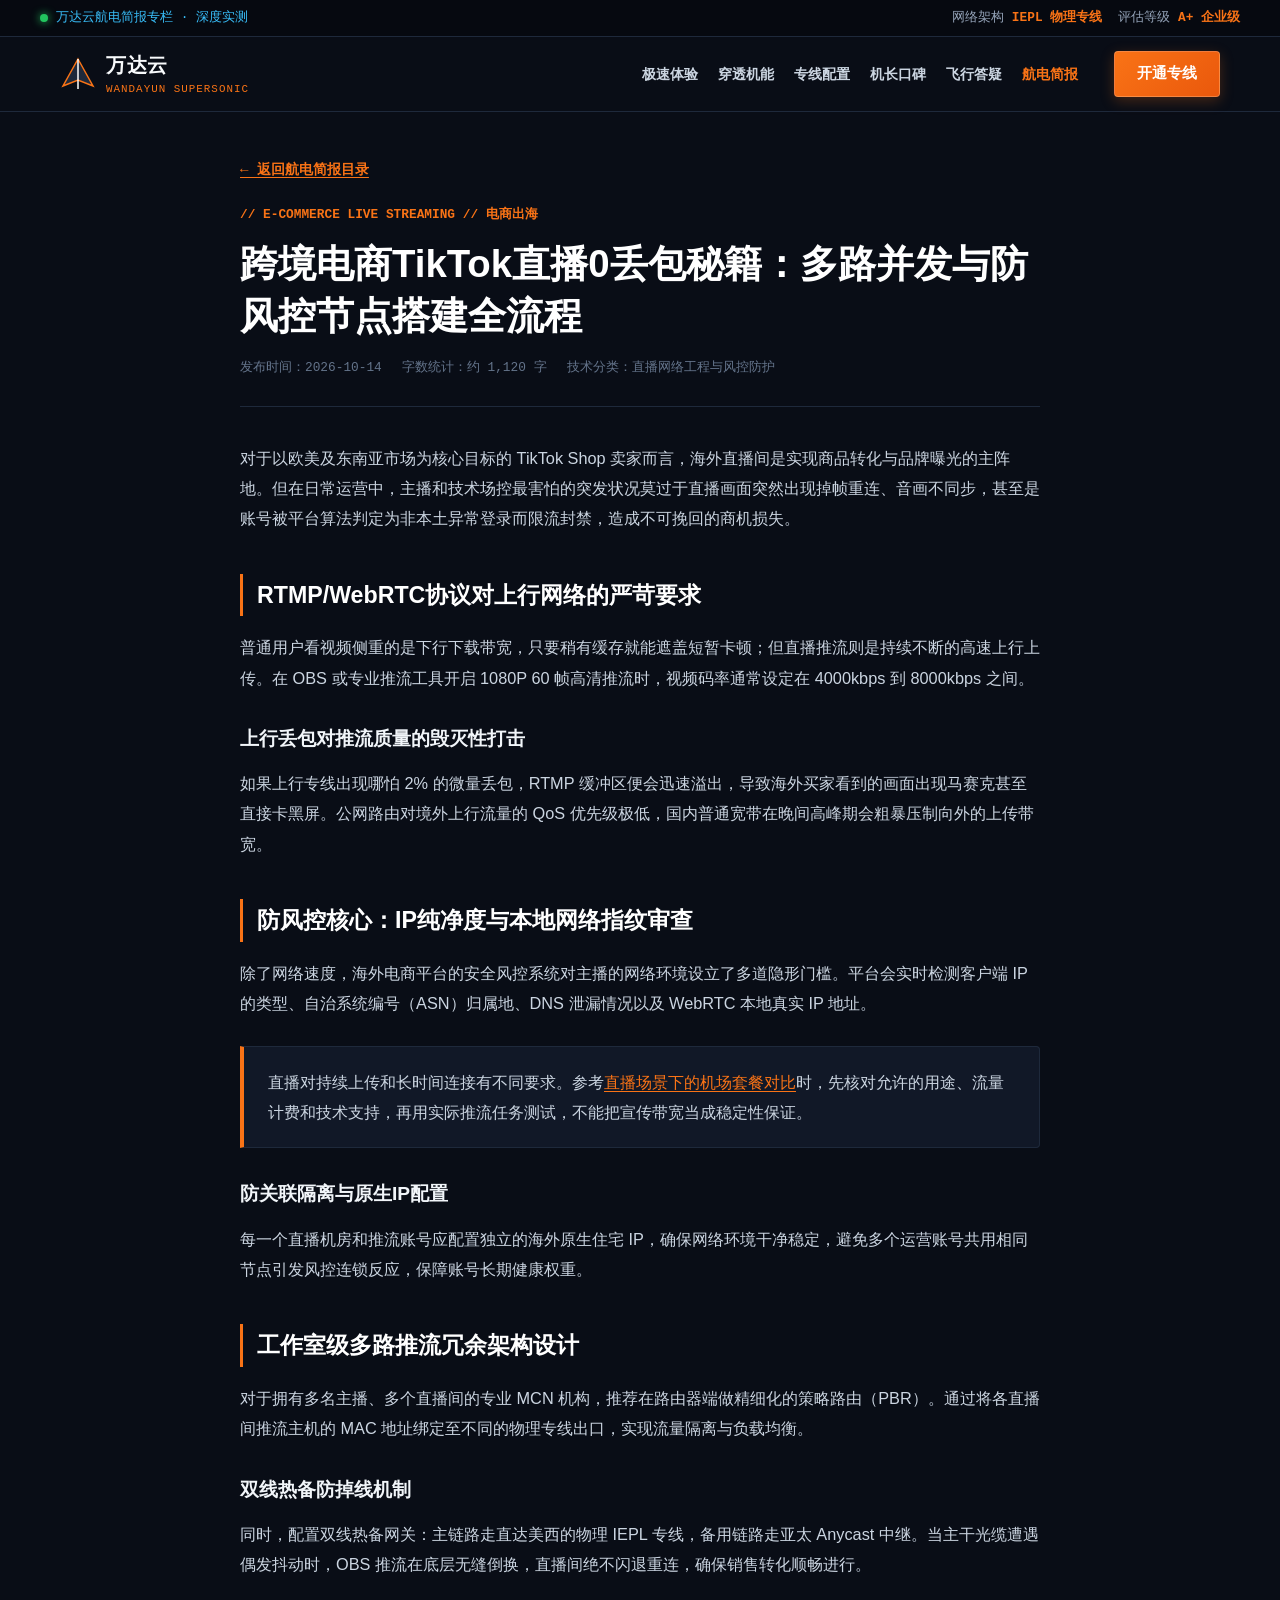
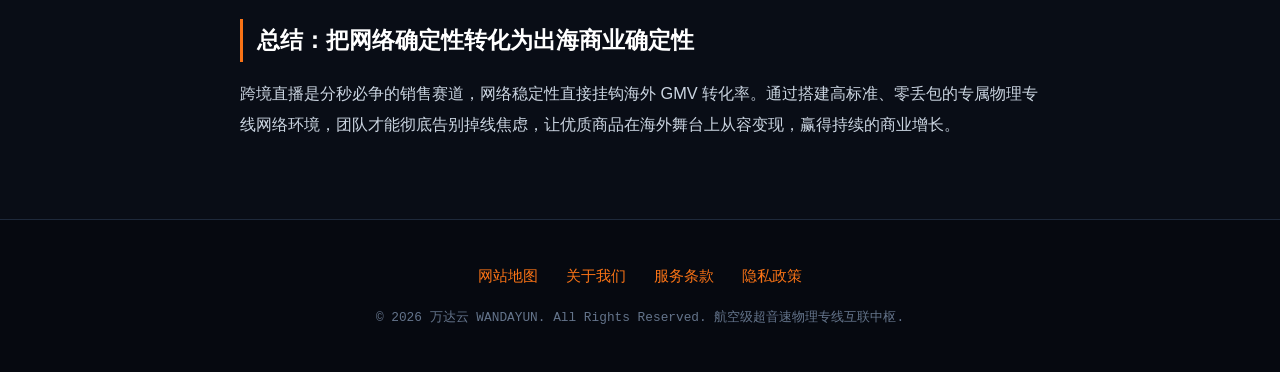
<file: tiktok-live-low-drop-infrastructure.html>
<!DOCTYPE html>

<html lang="zh-CN">
<head>
<meta charset="utf-8"/>
<meta content="width=device-width, initial-scale=1" name="viewport"/>
<title>跨境电商TikTok直播0丢包秘籍：多路并发与防风控节点搭建全流程 - 航电简报</title>
<meta content="专为TikTok外贸直播团队打造的低延迟高稳定性网络搭建教程，深入解析RTMP推流码率控制与海外原生住宅IP防封禁策略。" name="description"/>
<link href="https://wandayun.pics/tiktok-live-low-drop-infrastructure.html" rel="canonical"/>
<link href="style.css" rel="stylesheet"/>
<style>
    .article-wrap { max-width: 840px; margin: 44px auto 80px; padding: 0 20px; }
    .article-header { border-bottom: 1px solid var(--aero-border); padding-bottom: 28px; margin-bottom: 36px; }
    .article-tag { font-family: var(--aero-font-mono); font-size: 0.8rem; color: var(--aero-thrust); font-weight: 700; margin-bottom: 12px; }
    .article-header h1 { font-size: clamp(1.8rem, 3.5vw, 2.4rem); color: #ffffff; line-height: 1.35; margin-bottom: 16px; font-weight: 900; }
    .article-meta { display: flex; gap: 20px; font-family: var(--aero-font-mono); font-size: 0.8rem; color: var(--aero-text-dim); }
    .article-content { font-size: 1.02rem; line-height: 1.85; color: #cbd5e1; }
    .article-content h2 { font-size: 1.45rem; color: #ffffff; margin: 40px 0 16px; border-left: 3px solid var(--aero-thrust); padding-left: 14px; font-weight: 800; }
    .article-content h3 { font-size: 1.2rem; color: #f1f5f9; margin: 28px 0 12px; font-weight: 700; }
    .article-content p { margin-bottom: 20px; }
    .article-content ul, .article-content ol { margin: 16px 0 24px 24px; }
    .article-content li { margin-bottom: 10px; }
    .tech-quote-box { background: var(--aero-surface); border: 1px solid var(--aero-border); border-left: 4px solid var(--aero-thrust); padding: 20px 24px; margin: 28px 0; border-radius: 0 4px 4px 0; }
    .back-nav { display: inline-flex; align-items: center; gap: 6px; color: var(--aero-thrust); font-family: var(--aero-font-mono); font-size: 0.88rem; font-weight: 700; margin-bottom: 24px; text-decoration: none; }
  </style>
<meta content="https://wandayun.pics/tiktok-live-low-drop-infrastructure.html" property="og:url"/>
<meta content="跨境电商TikTok直播0丢包秘籍：多路并发与防风控节点搭建全流程 - 航电简报" property="og:title"/>
<meta content="专为TikTok外贸直播团队打造的低延迟高稳定性网络搭建教程，深入解析RTMP推流码率控制与海外原生住宅IP防封禁策略。" property="og:description"/>
<meta content="万达云" property="og:site_name"/>
<meta content="article" property="og:type"/>
<meta content="跨境电商TikTok直播0丢包秘籍：多路并发与防风控节点搭建全流程 - 航电简报" name="twitter:title"/>
<meta content="专为TikTok外贸直播团队打造的低延迟高稳定性网络搭建教程，深入解析RTMP推流码率控制与海外原生住宅IP防封禁策略。" name="twitter:description"/>
<script id="landing-maintenance-schema" type="application/ld+json">{"@context": "https://schema.org", "@type": "BreadcrumbList", "itemListElement": [{"@type": "ListItem", "position": 1, "name": "万达云机场", "item": "https://wandayun.pics/"}, {"@type": "ListItem", "position": 2, "name": "跨境电商TikTok直播0丢包秘籍：多路并发与防风控节点搭建全流程 - 航电简报", "item": "https://wandayun.pics/tiktok-live-low-drop-infrastructure.html"}]}</script>
</head>
<body>
<aside aria-label="全网状态遥测" class="aero-telemetry-hud">
<div class="aero-telemetry-inner">
<div class="hud-status-live">
<span class="hud-beacon-pulse"></span>
<span>万达云航电简报专栏 · 深度实测</span>
</div>
<div class="hud-metrics">
<span>网络架构 <b>IEPL 物理专线</b></span>
<span>评估等级 <b>A+ 企业级</b></span>
</div>
</div>
</aside>
<header class="aero-cockpit-nav">
<div class="nav-wrapper">
<a class="aero-brand-link" href="index.html">
<svg fill="none" height="36" viewbox="0 0 48 48" width="36">
<polygon fill="#1e293b" points="24,4 44,40 24,32 4,40" stroke="#f97316" stroke-width="2"></polygon>
<line stroke="#ffffff" stroke-width="2" x1="24" x2="24" y1="4" y2="44"></line>
</svg>
<div class="brand-text-block">
<span class="brand-title">万达云</span>
<span class="brand-subtag">WANDAYUN SUPERSONIC</span>
</div>
</a>
<nav aria-label="全站导航" class="aero-nav-menu">
<a class="aero-nav-item" href="index.html#features">极速体验</a>
<a class="aero-nav-item" href="index.html#capabilities">穿透机能</a>
<a class="aero-nav-item" href="index.html#pricing">专线配置</a>
<a class="aero-nav-item" href="index.html#reviews">机长口碑</a>
<a class="aero-nav-item" href="index.html#faq">飞行答疑</a>
<a class="aero-nav-item aero-nav-special" href="flight-briefing.html">航电简报</a>
</nav>
<div class="nav-actions">
<a class="aero-btn aero-btn-thrust" href="https://ww012.twilightaff.com/#/?code=A56DH1Af" rel="nofollow noopener sponsored" target="_blank">开通专线</a>
</div>
</div>
</header>
<main class="article-wrap">
<a class="back-nav" href="flight-briefing.html">← 返回航电简报目录</a>
<article>
<header class="article-header">
<div class="article-tag">// E-COMMERCE LIVE STREAMING // 电商出海</div>
<h1>跨境电商TikTok直播0丢包秘籍：多路并发与防风控节点搭建全流程</h1>
<div class="article-meta">
<span>发布时间：2026-10-14</span>
<span>字数统计：约 1,120 字</span>
<span>技术分类：直播网络工程与风控防护</span>
</div>
</header>
<div class="article-content">
<p>对于以欧美及东南亚市场为核心目标的 TikTok Shop 卖家而言，海外直播间是实现商品转化与品牌曝光的主阵地。但在日常运营中，主播和技术场控最害怕的突发状况莫过于直播画面突然出现掉帧重连、音画不同步，甚至是账号被平台算法判定为非本土异常登录而限流封禁，造成不可挽回的商机损失。</p>
<h2>RTMP/WebRTC协议对上行网络的严苛要求</h2>
<p>普通用户看视频侧重的是下行下载带宽，只要稍有缓存就能遮盖短暂卡顿；但直播推流则是持续不断的高速上行上传。在 OBS 或专业推流工具开启 1080P 60 帧高清推流时，视频码率通常设定在 4000kbps 到 8000kbps 之间。</p>
<h3>上行丢包对推流质量的毁灭性打击</h3>
<p>如果上行专线出现哪怕 2% 的微量丢包，RTMP 缓冲区便会迅速溢出，导致海外买家看到的画面出现马赛克甚至直接卡黑屏。公网路由对境外上行流量的 QoS 优先级极低，国内普通宽带在晚间高峰期会粗暴压制向外的上传带宽。</p>
<h2>防风控核心：IP纯净度与本地网络指纹审查</h2>
<p>除了网络速度，海外电商平台的安全风控系统对主播的网络环境设立了多道隐形门槛。平台会实时检测客户端 IP 的类型、自治系统编号（ASN）归属地、DNS 泄漏情况以及 WebRTC 本地真实 IP 地址。</p>
<div class="tech-quote-box">直播对持续上传和长时间连接有不同要求。参考<a href="https://jichangtuijan.top/" rel="sponsored nofollow noopener" target="_blank">直播场景下的机场套餐对比</a>时，先核对允许的用途、流量计费和技术支持，再用实际推流任务测试，不能把宣传带宽当成稳定性保证。</div>
<h3>防关联隔离与原生IP配置</h3>
<p>每一个直播机房和推流账号应配置独立的海外原生住宅 IP，确保网络环境干净稳定，避免多个运营账号共用相同节点引发风控连锁反应，保障账号长期健康权重。</p>
<h2>工作室级多路推流冗余架构设计</h2>
<p>对于拥有多名主播、多个直播间的专业 MCN 机构，推荐在路由器端做精细化的策略路由（PBR）。通过将各直播间推流主机的 MAC 地址绑定至不同的物理专线出口，实现流量隔离与负载均衡。</p>
<h3>双线热备防掉线机制</h3>
<p>同时，配置双线热备网关：主链路走直达美西的物理 IEPL 专线，备用链路走亚太 Anycast 中继。当主干光缆遭遇偶发抖动时，OBS 推流在底层无缝倒换，直播间绝不闪退重连，确保销售转化顺畅进行。</p>
<h2>总结：把网络确定性转化为出海商业确定性</h2>
<p>跨境直播是分秒必争的销售赛道，网络稳定性直接挂钩海外 GMV 转化率。通过搭建高标准、零丢包的专属物理专线网络环境，团队才能彻底告别掉线焦虑，让优质商品在海外舞台上从容变现，赢得持续的商业增长。</p>
</div>
</article>
</main>
<footer class="aero-site-footer">
<div class="section-container">
<nav class="footer-nav-container">
<a class="footer-link" href="sitemap.html">网站地图</a>
<a class="footer-link" href="about.html">关于我们</a>
<a class="footer-link" href="terms.html">服务条款</a>
<a class="footer-link" href="privacy.html">隐私政策</a>
</nav>
<div class="footer-copyright">
        © 2026 万达云 WANDAYUN. All Rights Reserved. 航空级超音速物理专线互联中枢.
      </div>
</div>
</footer>
</body>
</html>
</file>
<file: style.css>
/* ==========================================================================
   万达云 (wandayun.pics) - 超音速气动流线风 (Aerospace Aerodynamic Streamline)
   极限性能纯原生样式：0外部依赖，系统字体栈，高优先级加载优化
   ========================================================================== */

:root {
  --aero-bg: #090d16;
  --aero-surface: #111827;
  --aero-surface-card: #162032;
  --aero-border: #1e293b;
  --aero-border-highlight: #334155;
  --aero-thrust: #f97316;
  --aero-thrust-glow: rgba(249, 115, 22, 0.25);
  --aero-thrust-deep: #ea580c;
  --aero-cobalt: #2563eb;
  --aero-cobalt-glow: rgba(37, 99, 235, 0.25);
  --aero-titanium: #f8fafc;
  --aero-text-muted: #94a3b8;
  --aero-text-dim: #64748b;
  --aero-font-sans: -apple-system, BlinkMacSystemFont, "Segoe UI", Roboto, "PingFang SC", "Hiragino Sans GB", "Microsoft YaHei", sans-serif;
  --aero-font-mono: ui-monospace, SFMono-Regular, "SF Mono", Menlo, Consolas, "Liberation Mono", monospace;
}

*, *::before, *::after {
  box-sizing: border-box;
  margin: 0;
  padding: 0;
}

/* 核心超链接规范：鲜明专属强调色，杜绝浏览器默认蓝/紫，访问前后保持一致 */
a:link, a:visited {
  color: var(--aero-thrust);
  text-decoration: underline;
  text-underline-offset: 3px;
  text-decoration-thickness: 1px;
}
a:hover, a:focus {
  color: #fb923c;
  text-decoration-thickness: 2px;
}

/* 无下划线组件级链接覆写 */
.aero-brand-link, 
.aero-btn, 
.footer-link,
.back-home {
  text-decoration: none !important;
}

body {
  background-color: var(--aero-bg);
  color: var(--aero-titanium);
  font-family: var(--aero-font-sans);
  line-height: 1.6;
  -webkit-font-smoothing: antialiased;
  overflow-x: hidden;
}

/* 顶部空天遥测轴 */
.aero-telemetry-hud {
  background: #060910;
  border-bottom: 1px solid var(--aero-border);
  padding: 8px 16px;
  font-family: var(--aero-font-mono);
  font-size: 0.8rem;
  color: var(--aero-text-muted);
}
.aero-telemetry-inner {
  max-width: 1200px;
  margin: 0 auto;
  display: flex;
  justify-content: space-between;
  align-items: center;
  flex-wrap: wrap;
  gap: 12px;
}
.hud-status-live {
  display: inline-flex;
  align-items: center;
  gap: 8px;
  color: #38bdf8;
}
.hud-beacon-pulse {
  width: 8px;
  height: 8px;
  border-radius: 50%;
  background: #22c55e;
  box-shadow: 0 0 8px #22c55e;
}
.hud-metrics {
  display: flex;
  gap: 16px;
}
.hud-metrics span b {
  color: var(--aero-thrust);
}

/* 气动掠翼导航栏 */
.aero-cockpit-nav {
  position: sticky;
  top: 0;
  z-index: 100;
  background: #090d16;
  border-bottom: 1px solid var(--aero-border);
}
.nav-wrapper {
  max-width: 1200px;
  margin: 0 auto;
  padding: 14px 20px;
  display: flex;
  justify-content: space-between;
  align-items: center;
}
.aero-brand-link {
  display: inline-flex;
  align-items: center;
  gap: 12px;
  text-decoration: none;
  color: var(--aero-titanium);
}
.brand-text-block {
  display: flex;
  flex-direction: column;
}
.brand-title {
  font-size: 1.25rem;
  font-weight: 800;
  letter-spacing: 0.5px;
  color: var(--aero-titanium);
}
.brand-subtag {
  font-size: 0.68rem;
  font-family: var(--aero-font-mono);
  color: var(--aero-thrust);
  letter-spacing: 1px;
}
.nav-actions {
  display: flex;
  gap: 14px;
  align-items: center;
}

/* 按钮通用系统 */
.aero-btn {
  display: inline-flex;
  align-items: center;
  justify-content: center;
  gap: 8px;
  padding: 10px 22px;
  font-size: 0.92rem;
  font-weight: 700;
  border-radius: 4px;
  text-decoration: none;
  transition: transform 0.15s ease, background-color 0.15s ease, border-color 0.15s ease;
  cursor: pointer;
  white-space: nowrap;
}
.aero-btn-thrust {
  background: linear-gradient(135deg, var(--aero-thrust), var(--aero-thrust-deep));
  color: #ffffff;
  border: 1px solid rgba(255, 255, 255, 0.2);
  box-shadow: 0 4px 14px var(--aero-thrust-glow);
}
.aero-btn-thrust:hover {
  transform: translateY(-1px);
  filter: brightness(1.08);
}
.aero-btn-radar {
  background: var(--aero-surface-card);
  color: #38bdf8;
  border: 1px solid #0284c7;
}
.aero-btn-radar:hover {
  background: #0f2d4a;
  border-color: #38bdf8;
  transform: translateY(-1px);
}
.aero-btn-outline {
  background: transparent;
  color: var(--aero-titanium);
  border: 1px solid var(--aero-border-highlight);
}
.aero-btn-outline:hover {
  border-color: var(--aero-thrust);
  color: var(--aero-thrust);
}

/* 首屏控制台切分 (55/45 非对称掠翼首屏) */
.aero-hero-stage {
  padding: 64px 20px 80px;
  max-width: 1200px;
  margin: 0 auto;
}
.hero-deck-grid {
  display: grid;
  grid-template-columns: 1.15fr 0.85fr;
  gap: 48px;
  align-items: center;
}
.mach-eyebrow {
  display: inline-flex;
  align-items: center;
  gap: 8px;
  padding: 4px 12px;
  background: rgba(249, 115, 22, 0.12);
  border: 1px solid var(--aero-thrust);
  color: var(--aero-thrust);
  font-family: var(--aero-font-mono);
  font-size: 0.78rem;
  font-weight: 700;
  border-radius: 2px;
  margin-bottom: 20px;
}
.hero-main-title {
  font-size: clamp(2.2rem, 4vw, 3.2rem);
  font-weight: 900;
  line-height: 1.2;
  letter-spacing: -0.5px;
  margin-bottom: 18px;
  color: #ffffff;
}
.hero-main-title span {
  color: var(--aero-thrust);
}
.hero-desc {
  font-size: 1.05rem;
  color: var(--aero-text-muted);
  line-height: 1.7;
  margin-bottom: 32px;
  max-width: 580px;
}
.hero-cta-cluster {
  display: flex;
  gap: 16px;
  align-items: center;
  flex-wrap: wrap;
  margin-bottom: 36px;
}
.hero-avionics-chips {
  display: grid;
  grid-template-columns: repeat(3, 1fr);
  gap: 16px;
  border-top: 1px solid var(--aero-border);
  padding-top: 24px;
}
.chip-unit {
  font-family: var(--aero-font-mono);
}
.chip-val {
  font-size: 1.4rem;
  font-weight: 800;
  color: var(--aero-titanium);
}
.chip-val small {
  font-size: 0.75rem;
  color: var(--aero-thrust);
}
.chip-lbl {
  font-size: 0.78rem;
  color: var(--aero-text-dim);
}

/* 右侧气动风洞矢量视窗 */
.hero-airfoil-window {
  background: var(--aero-surface);
  border: 1px solid var(--aero-border);
  border-radius: 8px;
  padding: 24px;
  position: relative;
  box-shadow: 0 16px 36px rgba(0, 0, 0, 0.4);
}
.window-topbar {
  display: flex;
  justify-content: space-between;
  border-bottom: 1px solid var(--aero-border);
  padding-bottom: 12px;
  margin-bottom: 16px;
  font-family: var(--aero-font-mono);
  font-size: 0.75rem;
  color: var(--aero-text-dim);
}
.window-topbar span.active-node {
  color: #22c55e;
}

/* 分区通用排版 */
.aero-section {
  padding: 72px 20px;
  border-top: 1px solid var(--aero-border);
}
.section-container {
  max-width: 1200px;
  margin: 0 auto;
}
.section-header-block {
  margin-bottom: 44px;
}
.section-tagline {
  font-family: var(--aero-font-mono);
  font-size: 0.8rem;
  color: var(--aero-thrust);
  letter-spacing: 1.5px;
  text-transform: uppercase;
  margin-bottom: 8px;
}
.section-heading {
  font-size: 2rem;
  font-weight: 800;
  color: #ffffff;
}

/* 核心特性卡片 (倒角钛金底盘) */
.advantages-grid {
  display: grid;
  grid-template-columns: repeat(3, 1fr);
  gap: 24px;
}
.chassis-card {
  background: var(--aero-surface);
  border: 1px solid var(--aero-border);
  clip-path: polygon(0 0, calc(100% - 16px) 0, 100% 16px, 100% 100%, 0 100%);
  padding: 32px 26px;
  transition: border-color 0.2s, transform 0.2s;
  position: relative;
}
.chassis-card:hover {
  border-color: var(--aero-thrust);
  transform: translateY(-3px);
}
.card-icon-frame {
  width: 48px;
  height: 48px;
  margin-bottom: 22px;
  display: flex;
  align-items: center;
  justify-content: center;
}
.card-title {
  font-size: 1.2rem;
  font-weight: 700;
  margin-bottom: 12px;
  color: #ffffff;
}
.card-body {
  font-size: 0.94rem;
  color: var(--aero-text-muted);
  line-height: 1.7;
}

/* 流媒体与AI四列矩阵 */
.capabilities-matrix {
  display: grid;
  grid-template-columns: repeat(4, 1fr);
  gap: 20px;
}
.capability-box {
  background: var(--aero-surface-card);
  border: 1px solid var(--aero-border);
  padding: 24px;
  border-radius: 4px;
}
.capability-box h3 {
  font-size: 1.1rem;
  margin: 14px 0 8px;
  color: #ffffff;
}
.capability-box p {
  font-size: 0.88rem;
  color: var(--aero-text-muted);
  line-height: 1.6;
}

/* 定价阶梯三栏 */
.pricing-deck {
  display: grid;
  grid-template-columns: repeat(3, 1fr);
  gap: 24px;
  align-items: stretch;
}
.price-chassis {
  background: var(--aero-surface);
  border: 1px solid var(--aero-border);
  border-radius: 6px;
  padding: 36px 28px;
  display: flex;
  flex-direction: column;
  position: relative;
}
.price-chassis.featured {
  border-color: var(--aero-thrust);
  background: #141e30;
  box-shadow: 0 8px 32px rgba(249, 115, 22, 0.15);
}
.popular-banner {
  position: absolute;
  top: -12px;
  right: 24px;
  background: var(--aero-thrust);
  color: #ffffff;
  font-family: var(--aero-font-mono);
  font-size: 0.72rem;
  font-weight: 800;
  padding: 3px 10px;
  border-radius: 2px;
}
.tier-name {
  font-size: 1.25rem;
  font-weight: 700;
  margin-bottom: 8px;
}
.tier-target {
  font-size: 0.85rem;
  color: var(--aero-text-muted);
  margin-bottom: 24px;
  min-height: 40px;
}
.price-figure {
  font-family: var(--aero-font-mono);
  font-size: 2.6rem;
  font-weight: 900;
  color: #ffffff;
  margin-bottom: 24px;
}
.price-figure span {
  font-size: 1rem;
  font-weight: 400;
  color: var(--aero-text-dim);
}
.tier-specs {
  list-style: none;
  margin-bottom: 32px;
  flex-grow: 1;
}
.tier-specs li {
  font-size: 0.92rem;
  color: var(--aero-text-muted);
  padding: 9px 0;
  border-bottom: 1px dashed rgba(255, 255, 255, 0.08);
  display: flex;
  align-items: center;
  gap: 10px;
}
.tier-specs li::before {
  content: "»";
  color: var(--aero-thrust);
  font-weight: 900;
}
.price-chassis .aero-btn {
  width: 100%;
}

/* 客户口碑三栏 */
.testimonials-grid {
  display: grid;
  grid-template-columns: repeat(3, 1fr);
  gap: 24px;
}
.testimonial-card {
  background: var(--aero-surface);
  border: 1px solid var(--aero-border);
  padding: 28px;
  border-radius: 4px;
}
.client-quote {
  font-size: 0.95rem;
  line-height: 1.7;
  color: var(--aero-titanium);
  margin-bottom: 20px;
  position: relative;
}
.client-meta {
  display: flex;
  align-items: center;
  gap: 12px;
  border-top: 1px solid var(--aero-border);
  padding-top: 14px;
}
.client-avatar-monogram {
  width: 38px;
  height: 38px;
  border-radius: 4px;
  background: #1e293b;
  color: var(--aero-thrust);
  display: flex;
  align-items: center;
  justify-content: center;
  font-weight: 800;
  font-family: var(--aero-font-mono);
}
.client-role {
  font-size: 0.8rem;
  color: var(--aero-text-dim);
}

/* 常见问题手风琴 */
.faq-grid {
  display: grid;
  grid-template-columns: repeat(2, 1fr);
  gap: 20px;
}
.faq-item {
  background: var(--aero-surface);
  border: 1px solid var(--aero-border);
  padding: 24px;
  border-radius: 4px;
}
.faq-question {
  font-size: 1.05rem;
  font-weight: 700;
  color: #ffffff;
  margin-bottom: 10px;
  display: flex;
  align-items: flex-start;
  gap: 10px;
}
.faq-question::before {
  content: "Q.";
  color: var(--aero-thrust);
  font-family: var(--aero-font-mono);
  font-weight: 800;
}
.faq-answer {
  font-size: 0.92rem;
  color: var(--aero-text-muted);
  line-height: 1.7;
  padding-left: 26px;
}

/* 极简规定页脚 (严格只展示四个页面标题) */
.aero-site-footer {
  background: #060910;
  border-top: 1px solid var(--aero-border);
  padding: 44px 20px;
  text-align: center;
}
.footer-nav-container {
  display: flex;
  justify-content: center;
  align-items: center;
  gap: 28px;
  margin-bottom: 20px;
  flex-wrap: wrap;
}
.footer-link {
  color: var(--aero-text-muted);
  text-decoration: none;
  font-size: 0.95rem;
  font-weight: 500;
  transition: color 0.15s;
}
.footer-link:hover {
  color: var(--aero-thrust);
}
.footer-copyright {
  font-size: 0.8rem;
  color: var(--aero-text-dim);
  font-family: var(--aero-font-mono);
}

/* 响应式断点 (严格单栏自适应与手指轻触优化) */
@media (max-width: 992px) {
  .hero-deck-grid {
    grid-template-columns: 1fr;
    gap: 36px;
  }
  .advantages-grid,
  .pricing-deck,
  .testimonials-grid,
  .faq-grid {
    grid-template-columns: 1fr;
  }
  .capabilities-matrix {
    grid-template-columns: repeat(2, 1fr);
  }
}

@media (max-width: 640px) {
  .aero-telemetry-inner {
    flex-direction: column;
    align-items: flex-start;
  }
  .nav-wrapper {
    flex-direction: column;
    gap: 16px;
    align-items: flex-start;
  }
  .nav-actions {
    width: 100%;
    justify-content: stretch;
  }
  .nav-actions .aero-btn {
    flex: 1;
    min-height: 44px; /* 手指友好点击尺寸 */
  }
  .hero-main-title {
    font-size: 1.85rem;
  }
  .hero-cta-cluster {
    flex-direction: column;
    width: 100%;
  }
  .hero-cta-cluster .aero-btn {
    width: 100%;
    min-height: 48px;
  }
  .capabilities-matrix {
    grid-template-columns: 1fr;
  }
  .footer-nav-container {
    flex-direction: column;
    gap: 14px;
  }
}


/* ==========================================================================
   全设备自适应导航菜单 (CTA 按钮固定于右侧，移动端绝对可见、永不缺失、支持手势横滑)
   ========================================================================== */
.aero-cockpit-nav {
  position: sticky;
  top: 0;
  z-index: 999;
  background: #090d16;
  border-bottom: 1px solid var(--aero-border);
}
.nav-wrapper {
  max-width: 1200px;
  margin: 0 auto;
  padding: 12px 20px;
  display: flex;
  justify-content: space-between;
  align-items: center;
  gap: 20px;
}
.aero-brand-link {
  display: inline-flex;
  align-items: center;
  gap: 10px;
  text-decoration: none !important;
  color: var(--aero-titanium) !important;
  flex-shrink: 0;
}
.brand-text-block {
  display: flex;
  flex-direction: column;
}
.brand-title {
  font-size: 1.25rem;
  font-weight: 800;
  letter-spacing: 0.5px;
  color: var(--aero-titanium);
}
.brand-subtag {
  font-size: 0.68rem;
  font-family: var(--aero-font-mono);
  color: var(--aero-thrust);
  letter-spacing: 1px;
}
.aero-nav-menu {
  display: flex;
  align-items: center;
  gap: 20px;
  margin-left: auto;
  margin-right: 16px;
}
.aero-nav-item,
.aero-nav-item:link,
.aero-nav-item:visited {
  color: #cbd5e1 !important;
  -webkit-text-fill-color: #cbd5e1 !important;
  font-size: 0.9rem;
  font-weight: 600;
  text-decoration: none !important;
  transition: color 0.15s ease, background 0.15s ease;
  white-space: nowrap;
  flex-shrink: 0;
}
.aero-nav-item:hover,
.aero-nav-item:focus {
  color: var(--aero-thrust) !important;
  -webkit-text-fill-color: var(--aero-thrust) !important;
}
.aero-nav-special,
.aero-nav-special:link,
.aero-nav-special:visited {
  color: var(--aero-thrust) !important;
  -webkit-text-fill-color: var(--aero-thrust) !important;
  font-weight: 700;
}
.nav-actions {
  display: flex;
  align-items: center;
  flex-shrink: 0;
}

/* 按钮文字最高优先级可见性规范 */
a.aero-btn,
a.aero-btn:link,
a.aero-btn:visited {
  text-decoration: none !important;
}
a.aero-btn-thrust,
a.aero-btn-thrust:link,
a.aero-btn-thrust:visited {
  color: #ffffff !important;
  -webkit-text-fill-color: #ffffff !important;
  background: linear-gradient(135deg, var(--aero-thrust), var(--aero-thrust-deep)) !important;
}
a.aero-btn-thrust:hover,
a.aero-btn-thrust:focus {
  color: #ffffff !important;
  -webkit-text-fill-color: #ffffff !important;
}
a.aero-btn-outline,
a.aero-btn-outline:link,
a.aero-btn-outline:visited {
  color: var(--aero-titanium) !important;
  -webkit-text-fill-color: var(--aero-titanium) !important;
}
a.aero-btn-outline:hover,
a.aero-btn-outline:focus {
  color: var(--aero-thrust) !important;
  -webkit-text-fill-color: var(--aero-thrust) !important;
}

/* 移动端媒体查询 (< 860px) 强效保障导航菜单绝对不消失，且 CTA 按钮位于右上侧 */
@media (max-width: 860px) {
  .nav-wrapper {
    display: grid !important;
    grid-template-columns: 1fr auto !important;
    grid-template-rows: auto auto !important;
    row-gap: 8px !important;
    column-gap: 12px !important;
    padding: 10px 14px !important;
    align-items: center !important;
  }
  .aero-brand-link {
    grid-column: 1 / 2 !important;
    grid-row: 1 / 2 !important;
    justify-self: start !important;
  }
  .nav-actions {
    grid-column: 2 / 3 !important;
    grid-row: 1 / 2 !important;
    justify-self: end !important;
    display: flex !important;
    align-items: center !important;
    margin: 0 !important;
  }
  .nav-actions .aero-btn {
    padding: 7px 14px !important;
    font-size: 0.82rem !important;
    min-height: 36px !important;
  }
  .aero-nav-menu {
    grid-column: 1 / 3 !important;
    grid-row: 2 / 3 !important;
    display: flex !important;
    width: 100% !important;
    overflow-x: auto !important;
    overflow-y: hidden !important;
    -webkit-overflow-scrolling: touch !important;
    scrollbar-width: none !important;
    padding: 6px 0 2px !important;
    margin: 0 !important;
    gap: 10px !important;
    border-top: 1px solid rgba(255, 255, 255, 0.08) !important;
  }
  .aero-nav-menu::-webkit-scrollbar {
    display: none !important;
  }
  .aero-nav-item,
  .aero-nav-item:link,
  .aero-nav-item:visited {
    flex-shrink: 0 !important;
    display: inline-flex !important;
    padding: 6px 12px !important;
    background: rgba(255, 255, 255, 0.05) !important;
    border-radius: 4px !important;
    font-size: 0.82rem !important;
  }
}
</file>
<file: landing-maintenance.css>
/* Scoped heading and keyboard improvements; original brand design remains. */
h1[data-landing-title]{font-size:clamp(2rem,4.4vw,4.4rem);line-height:1.18;letter-spacing:-.025em;overflow-wrap:anywhere}
h1[data-landing-title] .landing-brand{display:block;font-size:.74em;line-height:1.3;margin-bottom:.35em}
h1[data-landing-title] .landing-focus{display:block;font-size:1em}
a:focus-visible,button:focus-visible{outline:3px solid currentColor;outline-offset:5px}
@media(max-width:600px){h1[data-landing-title]{font-size:clamp(1.65rem,7.8vw,2.3rem);line-height:1.22;max-width:100%;margin-top:.4em;margin-bottom:.6em}h1[data-landing-title] .landing-brand{font-size:.78em}}
@media(prefers-reduced-motion:reduce){*,*::before,*::after{animation-duration:.01ms!important;animation-iteration-count:1!important;scroll-behavior:auto!important}}
</file>
